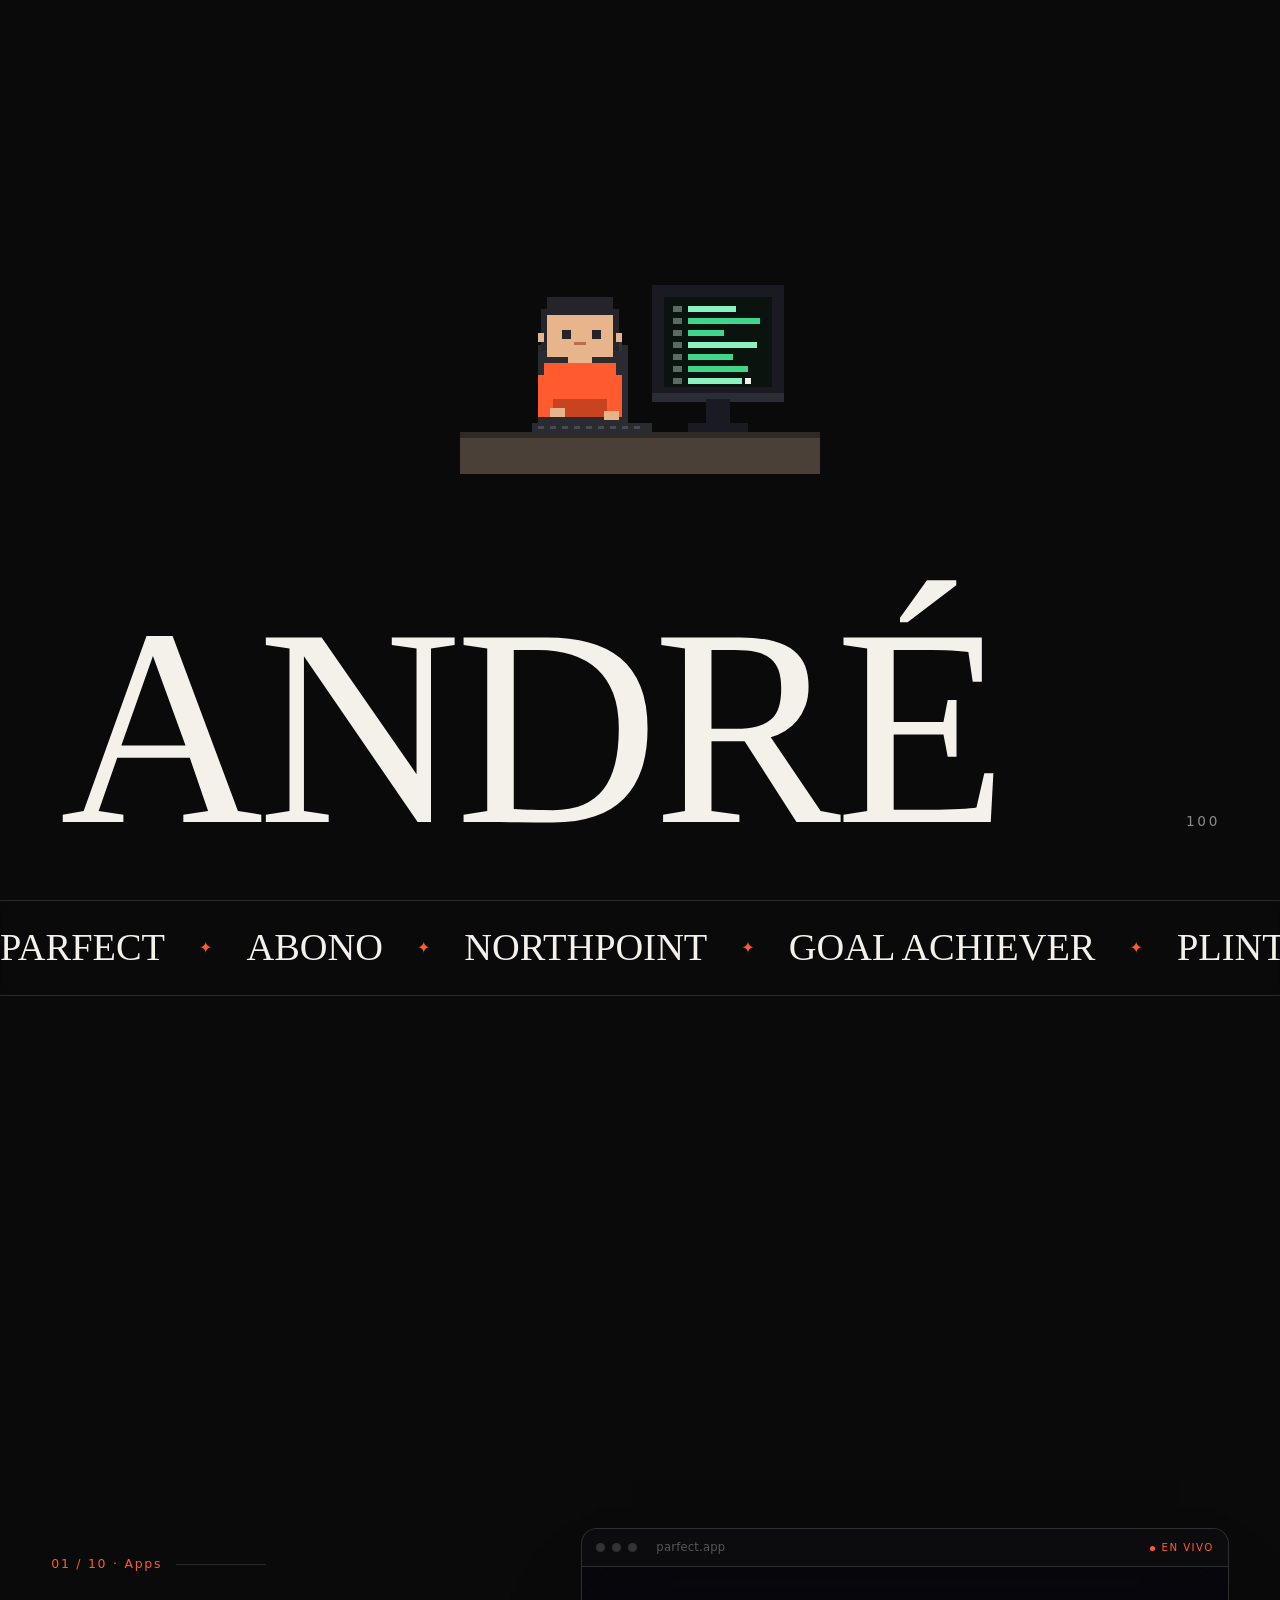
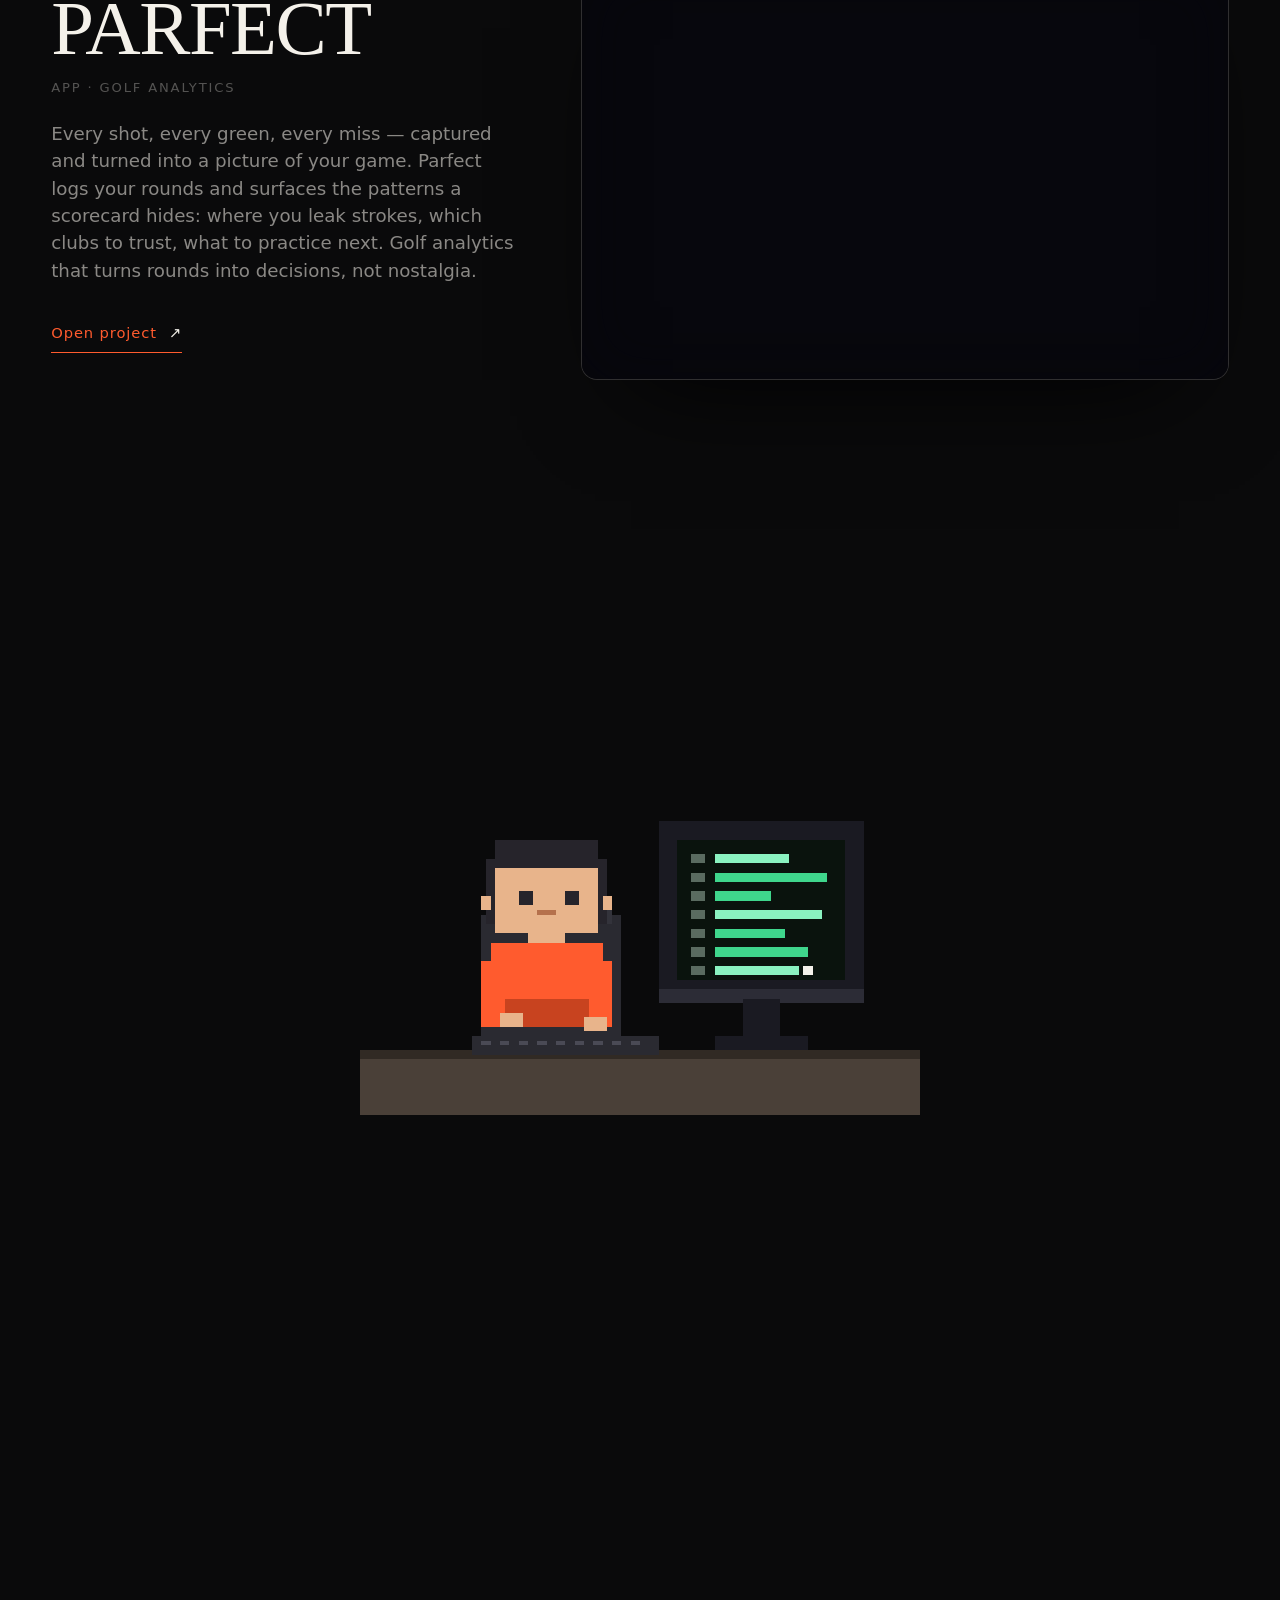
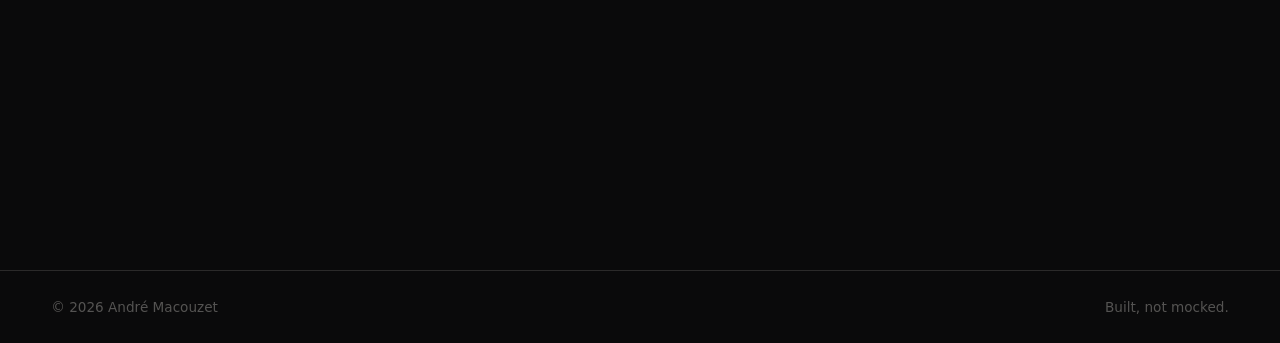
<file: index.html>
<!DOCTYPE html>
<html lang="es">
<head>
<meta charset="UTF-8">
<meta name="viewport" content="width=device-width, initial-scale=1.0">
<title>André Macouzet — Founder & builder · Data Scientist</title>
<meta name="description" content="Founder & builder and data scientist in Morelia. I design and build products end to end — apps, brands and games, all running live.">
<meta property="og:title" content="André Macouzet — I turn data into products">
<meta name="theme-color" content="#0A0A0B">
<link rel="stylesheet" href="css/style.css?v=10">
<style>
  /* ---- portafolio: live-preview tiles over OBRA's design ---- */
  /* ---- big alternating showcases (OBRA look) ---- */
  .cases{display:flex;flex-direction:column;gap:clamp(80px,15vh,180px)}
  .case{display:grid;grid-template-columns:0.9fr 1.25fr;gap:clamp(30px,5vw,80px);align-items:center}
  .case:nth-child(even){grid-template-columns:1.25fr 0.9fr}
  .case:nth-child(even) .case-info{order:2}
  .case:nth-child(even) .case-media{order:1}
  @media(max-width:900px){
    .case,.case:nth-child(even){grid-template-columns:1fr;gap:26px}
    .case-info,.case:nth-child(even) .case-info{order:2}
    .case-media,.case:nth-child(even) .case-media{order:1}
  }
  .case-info .c-idx{font-size:.78rem;color:var(--accent);letter-spacing:.14em;
    margin-bottom:20px;display:flex;align-items:center;gap:14px;font-variant-numeric:tabular-nums}
  .case-info .c-idx::after{content:"";flex:1;max-width:90px;height:1px;background:var(--line)}
  .case-info h3{font-family:var(--serif);font-weight:400;font-size:clamp(2.8rem,6vw,6rem);
    line-height:.92;letter-spacing:-.02em}
  .case-info .c-cat{margin-top:14px;font-size:.82rem;text-transform:uppercase;letter-spacing:.14em;color:var(--ink-2)}
  .case-info .c-desc{margin-top:22px;max-width:52ch;color:var(--ink-1);font-size:clamp(1rem,1.5vw,1.14rem);line-height:1.5}
  .case-info .c-enter{margin-top:clamp(26px,3vw,38px);display:inline-flex;align-items:center;gap:12px;
    font-size:.92rem;letter-spacing:.06em;padding-bottom:8px;border-bottom:1px solid var(--accent);transition:gap .4s var(--ease)}
  .case-info .c-enter:hover{gap:22px}
  .case-info .c-enter b{color:var(--accent);font-weight:400}

  .case-media{position:relative;display:block;border-radius:16px;overflow:hidden;
    border:1px solid var(--line);background:var(--bg-1);box-shadow:0 50px 100px -50px rgba(0,0,0,.95)}
  .stage{position:relative;aspect-ratio:16/10.2;overflow:hidden;background:#07070D}
  .stage video,.stage .shot-img{position:absolute;inset:0;width:100%;height:100%;object-fit:cover;
    border:0;background:#07070D;opacity:0;transition:opacity 1s var(--ease)}
  .stage video.ready,.stage .shot-img.ready{opacity:1}
  /* cycling product slides (intro iframe -> product photos) */
  .stage .slides{position:absolute;inset:0;z-index:2;pointer-events:none}
  .stage .slide{position:absolute;inset:0;width:100%;height:100%;object-fit:cover;opacity:0;transition:opacity 1.1s var(--ease)}
  .stage .slide.on{opacity:1}
  .stage iframe{position:absolute;top:0;left:0;width:143%;height:143%;
    transform:scale(.7);transform-origin:top left;border:0;pointer-events:none;
    opacity:0;transition:opacity 1s var(--ease)}
  .stage iframe.ready{opacity:1}
  .stage .load{position:absolute;inset:0;display:grid;place-items:center;z-index:2;
    font-size:.72rem;letter-spacing:.24em;text-transform:uppercase;color:var(--ink-2);
    background:linear-gradient(100deg,#0c0c0f 30%,rgba(244,241,234,.05) 50%,#0c0c0f 70%);
    background-size:200% 100%;animation:sh 1.6s infinite;transition:opacity .6s}
  .stage .load.hide{opacity:0;pointer-events:none}
  @keyframes sh{to{background-position:-200% 0}}
  .stage .veil{position:absolute;inset:0;z-index:1;pointer-events:none;
    box-shadow:inset 0 0 60px 6px rgba(7,7,10,.45)}
  .chrome .live{margin-left:auto;font-size:.64rem;letter-spacing:.14em;text-transform:uppercase;color:var(--accent)}
  .chrome .live b{display:inline-block;width:5px;height:5px;border-radius:50%;background:var(--accent);margin-right:6px;animation:pl 2s infinite}
  @keyframes pl{0%,100%{opacity:1}50%{opacity:.25}}
  /* long email must fit the viewport */
  .big-mail{font-size:clamp(1.5rem,5.4vw,4.4rem);word-break:break-word;max-width:100%}
  /* games section branding */
  .work.games{padding-top:clamp(60px,9vh,120px)}
  .games-brand{display:flex;align-items:baseline;gap:18px;flex-wrap:wrap;
    padding-top:clamp(40px,6vh,72px);border-top:1px solid var(--line);margin-bottom:clamp(30px,5vw,60px)}
  .games-brand .gmark{color:var(--accent);font-size:1rem;transform:translateY(-1px)}
  .games-brand .gname{font-family:var(--serif);font-size:clamp(1.5rem,3vw,2.3rem);letter-spacing:.03em}
  .games-brand .gtag{font-size:.82rem;color:var(--ink-1);letter-spacing:.02em;max-width:42ch}
  /* tabbed work — one project at a time */
  .tabs{display:flex;flex-wrap:wrap;gap:9px;margin:clamp(24px,4vh,48px) 0 clamp(30px,5vh,56px);
    padding-bottom:clamp(22px,3vh,30px);border-bottom:1px solid var(--line)}
  .tab{display:inline-flex;flex-direction:column;gap:3px;padding:9px 15px;border:1px solid var(--line);
    border-radius:11px;background:transparent;color:var(--ink-1);cursor:pointer;text-align:left;
    transition:background .4s var(--ease),border-color .4s var(--ease),color .4s var(--ease),transform .4s var(--ease)}
  .tab .t-n{font-family:var(--serif);font-size:1.02rem;letter-spacing:.01em;white-space:nowrap;line-height:1}
  .tab .t-g{font-size:.58rem;letter-spacing:.16em;text-transform:uppercase;color:var(--ink-2);transition:color .4s var(--ease)}
  .tab:hover{border-color:var(--ink-2);color:var(--ink);transform:translateY(-2px)}
  .tab.on{background:var(--accent);border-color:var(--accent);color:#0A0A0B}
  .tab.on .t-g{color:rgba(10,10,11,.62)}
  .stage-wrap{position:relative;min-height:52vh}
  .stage-wrap .proj{display:none}
  .stage-wrap .proj.on{display:block;animation:caseIn .7s var(--ease) both}
  @keyframes caseIn{from{opacity:0;transform:translateY(18px)}to{opacity:1;transform:none}}
</style>
</head>
<body>

<div id="loader" aria-hidden="true">
  <canvas id="l-pixel" width="120" height="90"></canvas>
  <div class="l-word">ANDRÉ</div>
  <div class="l-num">000</div>
</div>

<canvas id="art" aria-hidden="true"></canvas>
<div class="grain" aria-hidden="true"></div>
<div class="cursor" aria-hidden="true"></div>

<!-- NAV -->
<nav>
  <div class="wrap nav-in">
    <a href="#top" class="brand">André Macouzet<span>®</span></a>
    <div class="nav-links">
      <a href="#work">Work</a>
      <a href="#about">Studio</a>
      <a href="#contact">Contact</a>
    </div>
    <a href="#contact" class="nav-cta" data-hover>Let's build</a>
  </div>
</nav>

<main id="top">

  <!-- HERO -->
  <header class="hero">
    <div class="wrap">
      <span class="eyebrow rv">Founder &amp; builder · Data Scientist · Morelia, MX</span>
      <h1 class="display">
        <span class="ln"><span>I turn data</span></span>
        <span class="ln"><span>into <em>products.</em></span></span>
      </h1>
      <div class="hero-foot">
        <p class="rv">Founder and data scientist. I design and build the whole product — brand, interface, engineering — from the first line to launch. Everything below is real and running live inside this page. Hover. Enter.</p>
        <div class="hero-cta rv">
          <a href="#work" class="btn" data-hover>See the work</a>
          <a href="#contact" class="btn btn-line" data-hover>Let's talk →</a>
        </div>
      </div>
    </div>
    <div class="scroll-cue" aria-hidden="true">scroll</div>
  </header>

  <!-- MARQUEE -->
  <section class="marquee" aria-hidden="true">
    <div class="marquee-track">
      <span>PARFECT</span><i>✦</i><span>ABONO</span><i>✦</i><span>NORTHPOINT</span><i>✦</i><span>GOAL ACHIEVER</span><i>✦</i><span>PLINTH</span><i>✦</i><span>CAIRN</span><i>✦</i><span>AMR</span><i>✦</i><span>MONSTER KEBABS</span><i>✦</i><span>UMBRAL</span><i>✦</i><span>HEARTS</span><i>✦</i>
      <span>PARFECT</span><i>✦</i><span>ABONO</span><i>✦</i><span>NORTHPOINT</span><i>✦</i><span>GOAL ACHIEVER</span><i>✦</i><span>PLINTH</span><i>✦</i><span>CAIRN</span><i>✦</i><span>AMR</span><i>✦</i><span>MONSTER KEBABS</span><i>✦</i><span>UMBRAL</span><i>✦</i><span>HEARTS</span><i>✦</i>
    </div>
  </section>

  <!-- WORK (tabbed — one project at a time) -->
  <section class="work" id="work">
    <div class="wrap">
      <div class="sec-head rv">
        <h2>Selected<br>work.</h2>
        <span class="idx" id="work-count"></span>
      </div>
      <div class="tabs rv" id="tabs" role="tablist" aria-label="Projects"></div>
      <div class="stage-wrap" id="stage-wrap"></div>
    </div>
  </section>

  <!-- ABOUT / MANIFESTO -->
  <section class="about" id="about">
    <div class="wrap about-mono">
      <canvas id="a-pixel" class="a-pixel" width="120" height="90" aria-hidden="true"></canvas>
    </div>
  </section>

  <!-- CONTACT -->
  <section class="contact" id="contact">
    <div class="wrap">
      <span class="eyebrow rv">Let's build something.</span>
      <a href="mailto:andremacouzetruiz@gmail.com" class="big-mail rv" data-hover>andremacouzetruiz@gmail.com</a>
      <div class="contact-row rv">
        <span>End-to-end product</span>
        <span>Morelia · remote · global</span>
        <span>Reply within 24&nbsp;hours</span>
      </div>
    </div>
  </section>

</main>

<footer>
  <div class="wrap foot">
    <span>© <span id="yr"></span> André Macouzet</span>
    <span>Built, not mocked.</span>
  </div>
</footer>

<script>
/* ---- apps & platforms ---- */
const APPS = [
  {name:"PARFECT",cat:"App · Golf analytics",url:"https://studioamr.github.io/parfect/",host:"parfect.app",
   desc:"Every shot, every green, every miss — captured and turned into a picture of your game. Parfect logs your rounds and surfaces the patterns a scorecard hides: where you leak strokes, which clubs to trust, what to practice next. Golf analytics that turns rounds into decisions, not nostalgia."},
  {name:"ABONO",cat:"App · AgTech",url:"https://studioamr.github.io/agrofin/",host:"abono.mx",
   preview:"phones.html?src=abono/index.html&views=home,cortes,gastos&bg=06130c&glow=104a26",
   desc:"The operating system for a working greenhouse. Costs, irrigation, labor, yield and sales in one place, with photos from the field and a Monday routine that keeps everyone honest — all answering the single question that matters: did you actually make money this cycle?"},
  {name:"GOAL ACHIEVER",cat:"App · Goals & habits",url:"https://studioamr.github.io/goal-achiever/",host:"goalachiever.app",
   desc:"A personal OS for the life you say you want. Set goals, build habits and hold streaks — solo or in social races with friends, plus a shared family cloud so no one drifts. Multi-user, black and mono, zero noise: your day, in order."},
  {name:"NORTHPOINT",cat:"Platform · Trading",url:"https://studioamr.github.io/northpoint/",host:"northpoint.trade",
   desc:"A trading academy and journal fused into one platform: a structured zero-to-payout course, a disciplined logbook and calendar, money-management math, and an AI coach that reads your fills and tells you the truth about your edge — built to make discretionary traders accountable."},
];

/* ---- e-commerce (stores) ---- */
const ECOM = [
  {name:"PLINTH",cat:"E-commerce · Edition objects",url:"https://studioamr.github.io/plinth/plinth.html",host:"plinth.studio",
   preview:"plinth-mirage.html?v=2",
   desc:"A store for sculptural sound objects, released in numbered editions. Bone, ink and amber; each piece is claimed, not just bought. Full catalog, cart and checkout, presented with the restraint of a gallery rather than a shop."},
  {name:"CAIRN",cat:"E-commerce · Mountain apparel",url:"https://studioamr.github.io/cairn/",host:"cairn.wear",
   desc:"Technical mountain apparel in counted editions. Faceless silhouettes, noble materials and a story of altitude — with a live cart and WhatsApp checkout so a drop can sell the moment it launches."},
  {name:"AMR",cat:"Music · Original records",url:"https://studioamr.github.io/amr/",host:"amr.studio",
   preview:"amr/index.html?preview=1&v=4",
   desc:"My project as a music artist. Original synth tracks — the MONUMENTS records plus the TULUM live cuts — each composed, produced and mastered by me, then pressed as a numbered record. The whole thing plays like vinyl on a site you listen to, not just scroll."},
];

/* ---- branding ---- */
const BRAND = [
  {name:"MONSTER KEBABS",cat:"Branding · Dark kitchen",url:"https://studioamr.github.io/monster-kebabs/",host:"monsterkebabs.mx",
   img:"https://studioamr.github.io/monster-kebabs/fotos/la-bestia.jpg",
   desc:"A full brand identity for a premium kebab dark kitchen in Morelia — a whole kaiju universe. KEBO the mascot, an eight-chapter brand bible, packaging, food photography and collectible stickers: an appetite you feed, not a logo you slap on. Feed the monster."},
];

/* ---- games (AM GAMES) — bottom of the portfolio ---- */
const GAMES = [
  {name:"UMBRAL",cat:"Game · Metroidvania",url:"umbral/index.html",host:"umbral.game",
   desc:"An original Hollow-Knight-style metroidvania set in a sunken kingdom beneath the mist. Hand-built combat, a connected map of twenty rooms across four zones, three boss fights and an original reactive score — a real game, playable right here in the page."},
  {name:"HEARTS",cat:"Game · Battle royale",url:"https://studioamr.github.io/hearts/landing.html",host:"hearts.gg",
   desc:"An animal battle royale where predators hunt prey across shrinking arenas. A complete, live game with a marketplace, a wallet, clans and a three-phase ranked ladder — a Clash-Royale-scale build, not a mockup."},
];

function renderInto(list, elId){
  /* legacy — no longer used */
}

/* ---- firma de fondo por proyecto: paleta + forma ---- */
const BG = {
  "PARFECT":       {palette:["#3FD68C","#F4F1EA","#2FBF79"], mode:"orbit"},
  "ABONO":         {palette:["#3FD68C","#F2A33C","#F4F1EA"], mode:"rise"},
  "GOAL ACHIEVER": {palette:["#F4F1EA","#FF5B2E","#9D7CFF"], mode:"radial"},
  "NORTHPOINT":    {palette:["#FF3B57","#3FD68C","#F4F1EA"], mode:"bars"},
  "PLINTH":        {palette:["#F2A33C","#F4F1EA","#FF5B2E"], mode:"swirl"},
  "CAIRN":         {palette:["#7CB0FF","#F4F1EA","#9D7CFF"], mode:"waves"},
  "AMR":           {palette:["#9D7CFF","#FF5B2E","#F4F1EA"], mode:"orbit"},
  "MONSTER KEBABS":{palette:["#FF3B57","#F2A33C","#FF5B2E"], mode:"turbulent"},
  "UMBRAL":        {palette:["#9D7CFF","#3FD68C","#F4F1EA"], mode:"swirl"},
  "HEARTS":        {palette:["#FF3B57","#FF5B2E","#F4F1EA"], mode:"radial"},
};
const ALL = [
  ...APPS.map(p=>({...p,group:"Apps"})),
  ...ECOM.map(p=>({...p,group:"E-commerce"})),
  ...BRAND.map(p=>({...p,group:"Branding"})),
  ...GAMES.map(p=>({...p,group:"Games"})),
].map(p=>({...p,bg:BG[p.name]||{palette:["#FF5B2E","#F4F1EA","#9D7CFF"],mode:"swirl"}}));

const tabsEl=document.getElementById('tabs');
const stageWrap=document.getElementById('stage-wrap');
document.getElementById('work-count').textContent = ALL.length+" projects · live";

tabsEl.innerHTML = ALL.map((p,i)=>
  `<button class="tab" data-i="${i}" data-hover><span class="t-n">${p.name}</span><span class="t-g">${p.group}</span></button>`
).join('');

const cache={};
function buildProject(p,i){
  const node=document.createElement('div');
  node.className="proj";
  node.innerHTML=`
    <article class="case">
      <div class="case-info">
        <div class="c-idx">${String(i+1).padStart(2,'0')} / ${String(ALL.length).padStart(2,'0')} · ${p.group}</div>
        <h3>${p.name.replace(/ /,'<br>')}</h3>
        <div class="c-cat">${p.cat}</div>
        <p class="c-desc">${p.desc}</p>
        <a class="c-enter" href="${p.url}" target="_blank" rel="noopener" data-hover><b>Open project</b> ↗</a>
      </div>
      <a class="case-media" href="${p.url}" target="_blank" rel="noopener" data-hover aria-label="Open ${p.name}">
        <div class="chrome"><i></i><i></i><i></i><span class="url">${p.host}</span><span class="live"><b></b>En vivo</span></div>
        <div class="stage">
          <div class="load">Cargando ${p.name}…</div>
          ${p.img?`<img class="shot-img" src="${p.img}" alt="${p.name}" loading="lazy">`
                 :`<iframe data-src="${p.preview||p.url}" scrolling="no" title="${p.name}" tabindex="-1"></iframe>`}
          <div class="veil"></div>
        </div>
      </a>
    </article>`;
  return node;
}
function loadMedia(node){
  const cm=node.querySelector('.case-media');
  const load=cm.querySelector('.load'), f=cm.querySelector('iframe'), img=cm.querySelector('.shot-img');
  if(img){ const done=()=>{img.classList.add('ready');load&&load.classList.add('hide');}; img.complete?done():img.addEventListener('load',done); setTimeout(done,3000); }
  else if(f && !f.src){
    f.src=f.dataset.src;
    const rev=()=>{f.classList.add('ready');load&&load.classList.add('hide');};
    f.addEventListener('load',()=>{
      rev();
      // reubica el sello "Studio AMR" de las apps a abajo-derecha (mismo origen)
      try{
        const d=f.contentDocument;
        if(d){ const st=d.createElement('style');
          st.textContent='.studio-amr,.samr-bg{top:auto!important;left:auto!important;bottom:16px!important;right:18px!important}';
          d.head.appendChild(st); }
      }catch(e){}
    });
    setTimeout(rev,4500);
  }
}
let active=-1;
function show(i){
  if(i===active) return;
  active=i;
  [...tabsEl.children].forEach((b,k)=>b.classList.toggle('on',k===i));
  if(!cache[i]){ cache[i]=buildProject(ALL[i],i); stageWrap.appendChild(cache[i]); loadMedia(cache[i]); }
  [...stageWrap.children].forEach(c=>c.classList.remove('on'));
  void cache[i].offsetWidth;                 // reinicia la animación de entrada
  cache[i].classList.add('on');
  window.__pendingProject = ALL[i].bg;       // por si art.js aún no carga
  if(window.__project) window.__project(ALL[i].bg);
}
tabsEl.addEventListener('click',e=>{ const b=e.target.closest('.tab'); if(b) show(+b.dataset.i); });
show(0);
</script>

<script src="vendor/gsap.min.js"></script>
<script src="vendor/ScrollTrigger.min.js"></script>
<script src="vendor/lenis.min.js"></script>
<script src="js/art.js?v=22"></script>
<script src="js/app.js?v=9"></script>
</body>
</html>
</file>
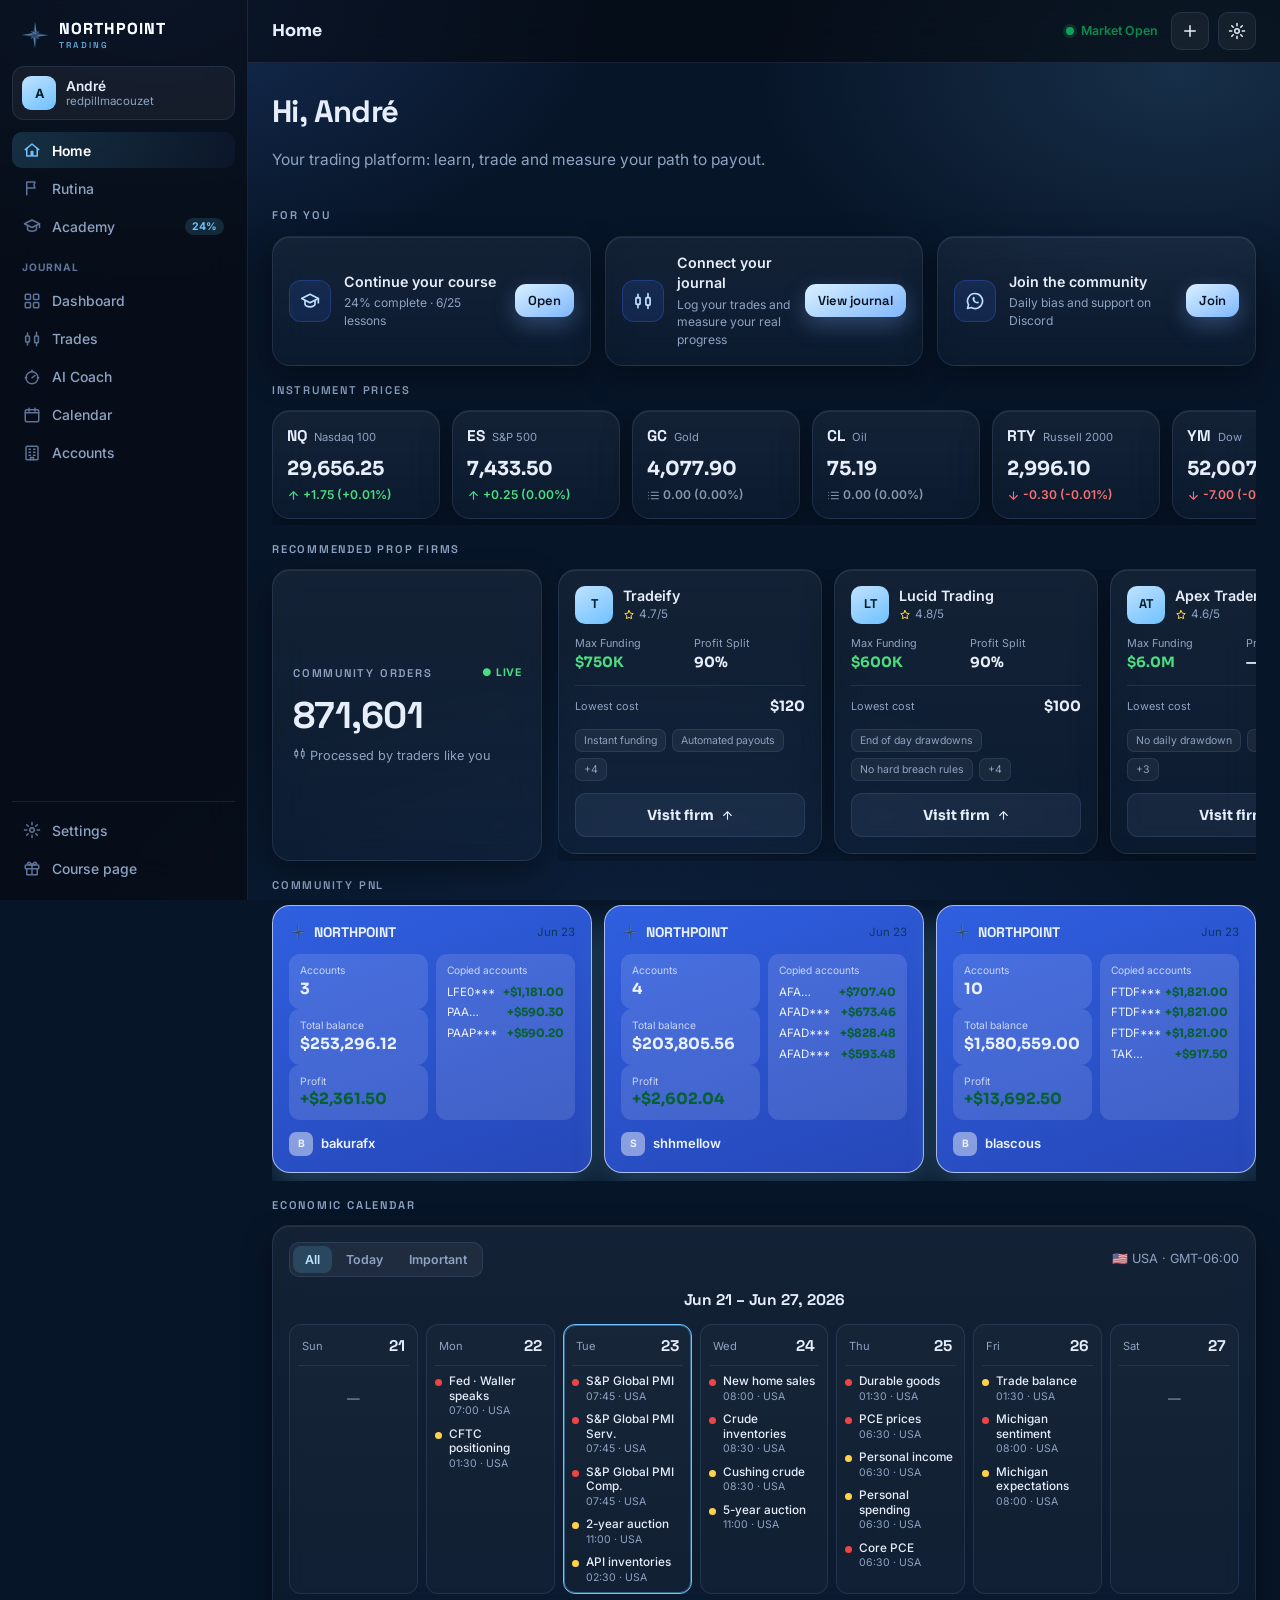
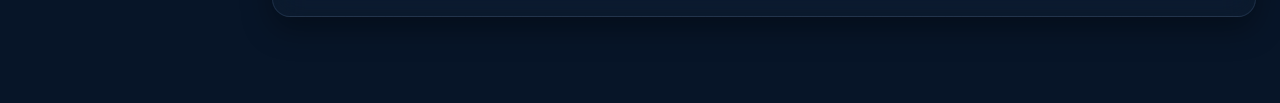
<file: northpoint/index.html>
<!doctype html>
<html lang="en" data-theme="dark">
<head>
  <meta charset="UTF-8" />
  <meta name="viewport" content="width=device-width, initial-scale=1.0, viewport-fit=cover" />
  <meta name="theme-color" content="#0a0e15" />
  <meta name="apple-mobile-web-app-capable" content="yes" />
  <meta name="mobile-web-app-capable" content="yes" />
  <meta name="apple-mobile-web-app-status-bar-style" content="black-translucent" />
  <meta name="apple-mobile-web-app-title" content="NorthPoint" />
  <meta name="format-detection" content="telephone=no" />
  <meta name="description" content="NorthPoint — Trading Analytics: the Zero to Payout course, P&L journal, funded accounts and your Snowball (money management). Your compass in the markets." />
  <title>NorthPoint — Trading Analytics</title>
  <link rel="icon" href="icon.svg" />
  <link rel="apple-touch-icon" href="icon.svg" />
  <link rel="manifest" href="manifest.json" />
  <link rel="preconnect" href="https://fonts.googleapis.com" />
  <link rel="preconnect" href="https://fonts.gstatic.com" crossorigin />
  <link href="https://fonts.googleapis.com/css2?family=Space+Grotesk:wght@400;500;600;700&family=Sora:wght@400;500;600;700;800&family=Inter:wght@400;500;600;700;800&display=swap" rel="stylesheet" />
  <link rel="stylesheet" href="css/styles.css?v=48" />
</head>
<body>
  <div class="app-bg" aria-hidden="true">
    <div class="bg-grid"></div>
    <div class="bg-glow g1"></div>
    <div class="bg-glow g2"></div>
  </div>

  <div id="root"></div>
  <div id="toast" class="toast" aria-live="polite"></div>
  <div id="sheet-root"></div>

  <script src="js/store.js?v=48"></script>
  <script src="js/data.js?v=48"></script>
  <script src="js/ui.js?v=48"></script>
  <script src="js/media.js?v=48"></script>
  <script src="js/q.js?v=48"></script>
  <script src="js/forms.js?v=48"></script>
  <script src="js/views-landing.js?v=48"></script>
  <script src="js/views-academia.js?v=48"></script>
  <script src="js/views-dash.js?v=48"></script>
  <script src="js/views-coach.js?v=48"></script>
  <script src="js/views-inicio.js?v=48"></script>
  <script src="js/views-snowball.js?v=48"></script>
  <script src="js/views-plan.js?v=48"></script>
  <script src="js/views-rutina.js?v=48"></script>
  <script src="js/app.js?v=48"></script>
</body>
</html>
</file>
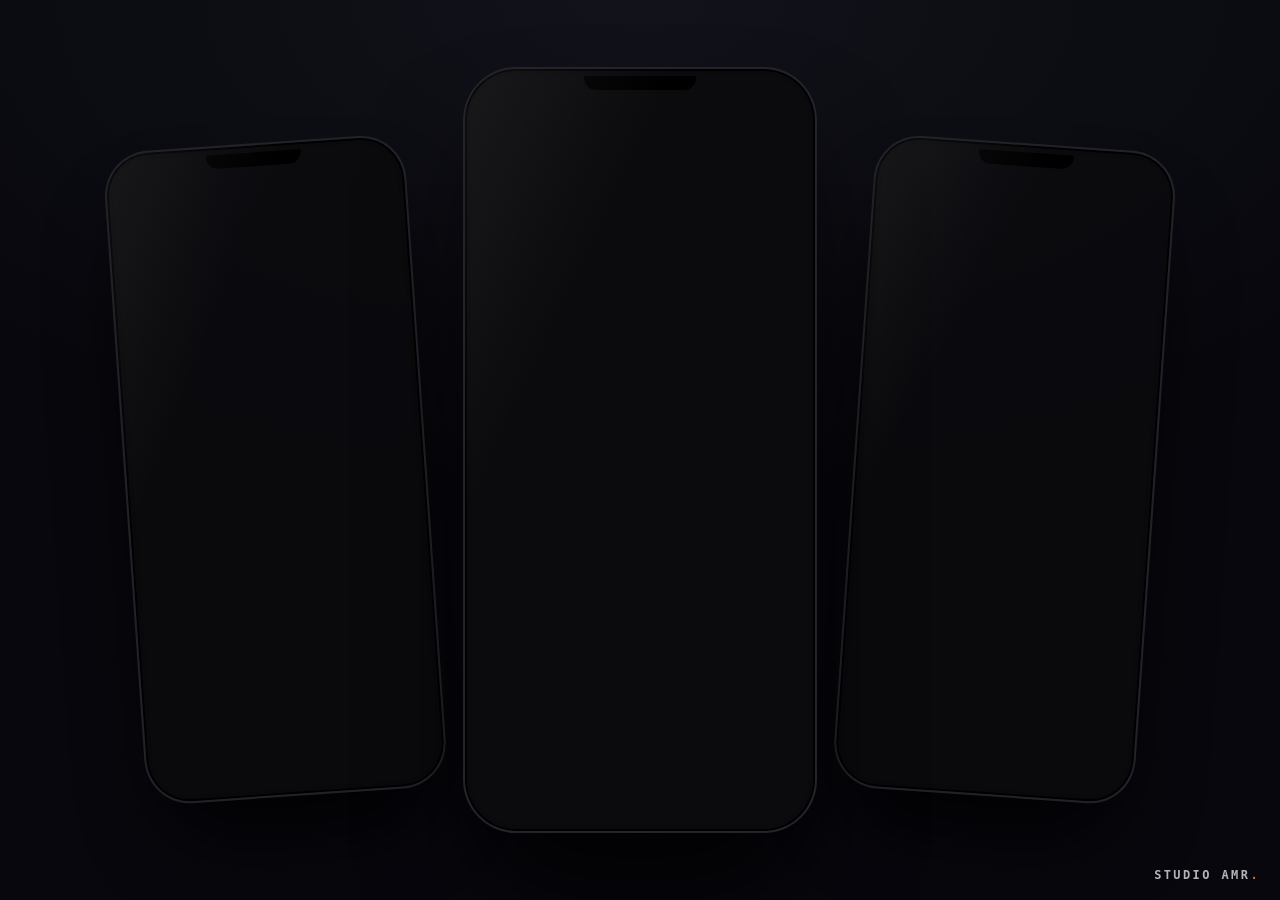
<file: phones.html>
<!DOCTYPE html>
<html lang="es">
<head>
<meta charset="UTF-8">
<meta name="viewport" content="width=device-width, initial-scale=1.0">
<title>App preview</title>
<style>
  :root{ --bg:#07070D; --glow:#12121a; }
  *{margin:0;padding:0;box-sizing:border-box}
  html,body{width:100%;height:100%;overflow:hidden;background:
    radial-gradient(120% 90% at 50% 0%, var(--glow), var(--bg) 60%);
    font-family:system-ui,sans-serif}
  .stage{position:absolute;inset:0;display:flex;align-items:center;justify-content:center;
    gap:min(3vw,40px);padding:4% 3%}
  .phone{position:relative;flex:none;height:82%;aspect-ratio:9 / 19.5;
    background:#0a0a0c;border-radius:15% / 7%;
    border:2px solid #23232b;
    box-shadow:0 50px 90px -25px rgba(0,0,0,.95), inset 0 0 0 2px #000;
    overflow:hidden}
  .phone.mid{height:96%;z-index:3;box-shadow:0 70px 120px -30px rgba(0,0,0,.98), inset 0 0 0 2px #000}
  .phone.side{opacity:.96}
  .phone.l{transform:rotate(-4deg) translateY(3%)}
  .phone.r{transform:rotate(4deg) translateY(3%)}
  .screen{position:absolute;inset:6px;border-radius:13% / 6%;overflow:hidden;background:#0b0b0e}
  .screen iframe{position:absolute;top:0;left:0;width:390px;height:844px;border:0;
    transform-origin:top left;pointer-events:none;background:#0b0b0e}
  .notch{position:absolute;top:7px;left:50%;transform:translateX(-50%);
    width:32%;height:14px;background:#000;border-radius:0 0 12px 12px;z-index:4}
  .glare{position:absolute;inset:0;z-index:5;pointer-events:none;border-radius:15% / 7%;
    background:linear-gradient(115deg,rgba(255,255,255,.06),transparent 30%)}
.samr-bg{position:fixed;bottom:18px;right:20px;z-index:10;font-family:'IBM Plex Mono',ui-monospace,SFMono-Regular,Menlo,monospace;font-size:12px;font-weight:600;letter-spacing:.2em;text-transform:uppercase;text-decoration:none;color:rgba(255,255,255,.7)}
  .samr-bg i{color:#C96F2B;font-style:normal}
</style>
</head>
<body>
<a class="samr-bg" href="https://studioamr.github.io/portafolio/" target="_blank" rel="noopener">Studio AMR<i>.</i></a>
<div class="stage">
  <div class="phone side l"><div class="screen"></div><div class="notch"></div><div class="glare"></div></div>
  <div class="phone mid"><div class="screen"></div><div class="notch"></div><div class="glare"></div></div>
  <div class="phone side r"><div class="screen"></div><div class="notch"></div><div class="glare"></div></div>
</div>
<script>
  const q = new URLSearchParams(location.search);
  const src = q.get('src') || 'about:blank';
  if (q.get('bg')) document.documentElement.style.setProperty('--bg', '#' + q.get('bg'));
  if (q.get('glow')) document.documentElement.style.setProperty('--glow', '#' + q.get('glow'));
  // three scroll offsets so the phones show different parts of the app
  const offsets = [0, 620, 1180];
  // ...or three distinct app views (each phone loads src?demo=1&view=<v>)
  const views = (q.get('views') || '').split(',').map(s=>s.trim()).filter(Boolean);
  const phones = [...document.querySelectorAll('.phone')];

  function fit(){
    phones.forEach(ph=>{
      const scr = ph.querySelector('.screen');
      const f = scr.querySelector('iframe');
      if(!f) return;
      const s = scr.clientWidth / 390;           // scale the 390px mobile viewport to fit
      f.style.transform = 'scale(' + s + ')';
    });
  }

  phones.forEach((ph,i)=>{
    const f = document.createElement('iframe');
    if (views.length) {
      const sep = src.includes('?') ? '&' : '?';
      f.src = src + sep + 'demo=1&view=' + encodeURIComponent(views[i] || views[0]);
    } else {
      f.src = src;
    }
    f.setAttribute('scrolling','no'); f.loading = 'eager';
    ph.querySelector('.screen').appendChild(f);
    f.addEventListener('load', ()=>{
      if (!views.length) { try { f.contentWindow.scrollTo(0, offsets[i] || 0); } catch(e){} }
    });
  });
  fit();
  addEventListener('resize', fit);
  // re-fit a couple times as fonts/layout settle
  setTimeout(fit, 400); setTimeout(fit, 1200);
</script>
</body>
</html>
</file>
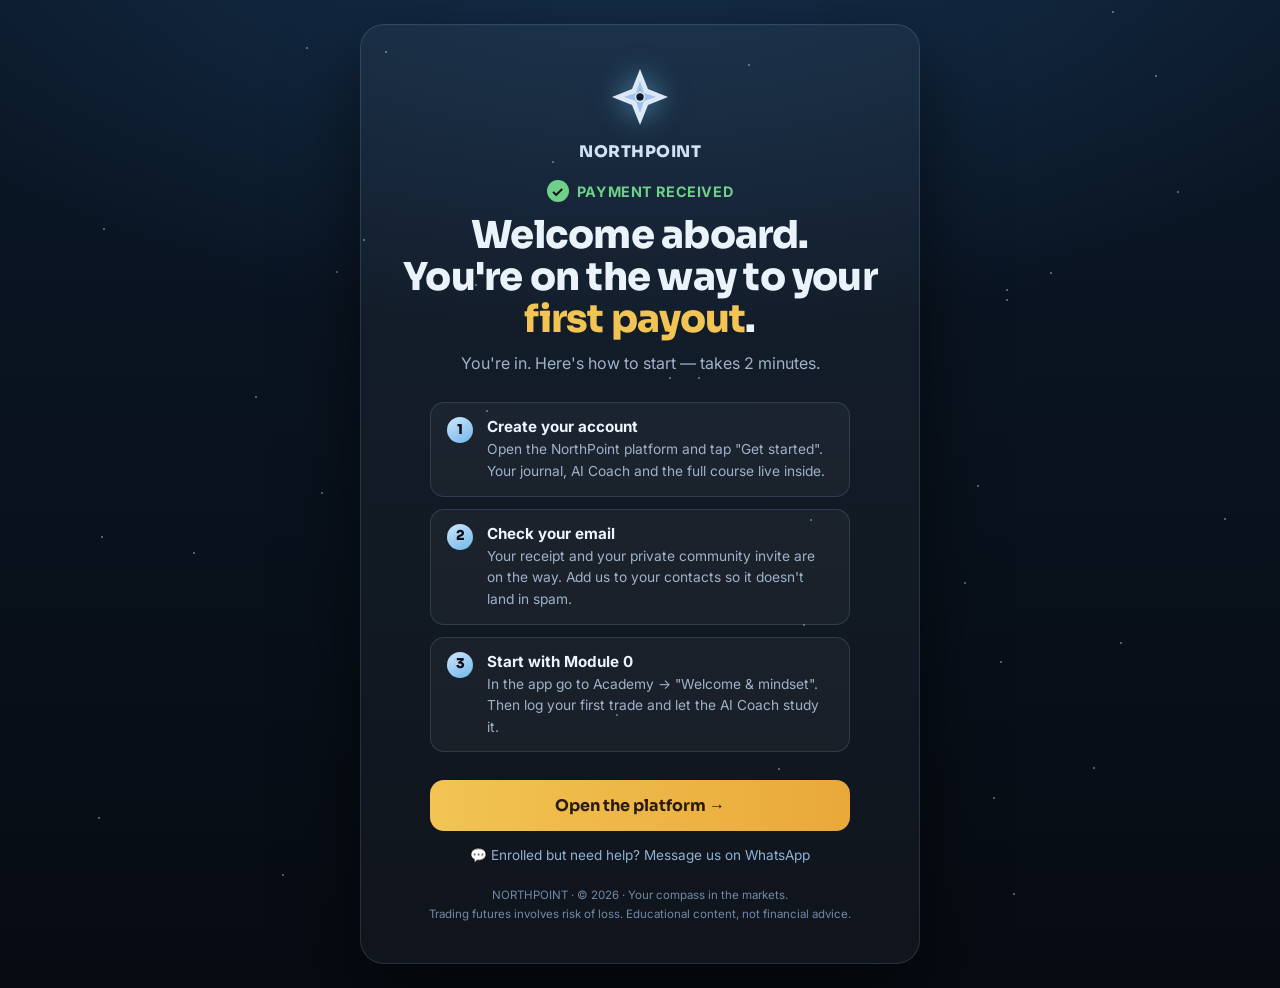
<file: northpoint/welcome.html>
<!doctype html>
<html lang="en" data-theme="dark">
<head>
<meta charset="UTF-8" />
<meta name="viewport" content="width=device-width, initial-scale=1, viewport-fit=cover" />
<meta name="theme-color" content="#0a0e15" />
<title>Welcome to NorthPoint — Zero to Payout</title>
<meta name="robots" content="noindex" />
<link rel="icon" href="icon.svg" />
<link rel="preconnect" href="https://fonts.googleapis.com" />
<link rel="preconnect" href="https://fonts.gstatic.com" crossorigin />
<link href="https://fonts.googleapis.com/css2?family=Sora:wght@500;600;700;800&family=Inter:wght@400;500;600;700&display=swap" rel="stylesheet" />
<style>
  :root{ --navy:#0a0e15; --ink:#eaf2fb; --muted:#9fb3c8; --cyan:#6fc1e8; --cyan2:#9ad9f2; --gold:#f1c453; --line:rgba(140,180,230,.18); }
  *{ box-sizing:border-box; margin:0; padding:0; }
  body{ font-family:'Inter',system-ui,sans-serif; color:var(--ink); min-height:100vh; display:flex; align-items:center; justify-content:center; padding:24px;
    background:radial-gradient(120% 80% at 50% -10%, #16324f 0%, transparent 55%), linear-gradient(180deg,#0b1828,#070b12); }
  .stars{ position:fixed; inset:0; z-index:0; overflow:hidden; }
  .stars i{ position:absolute; width:2px; height:2px; border-radius:50%; background:#cfe6f5; opacity:.5; animation:tw 3s infinite ease-in-out; }
  @keyframes tw{ 0%,100%{opacity:.2} 50%{opacity:.9} }
  .card{ position:relative; z-index:1; width:100%; max-width:560px; background:rgba(255,255,255,.04); border:1px solid var(--line); border-radius:24px;
    padding:40px 32px; text-align:center; box-shadow:0 30px 80px rgba(0,0,0,.55); }
  .star{ width:64px; height:64px; margin:0 auto 8px; filter:drop-shadow(0 0 14px rgba(111,193,232,.6)); animation:float 6s ease-in-out infinite; }
  @keyframes float{ 0%,100%{transform:translateY(0)} 50%{transform:translateY(-8px)} }
  .brand{ font-family:'Sora'; font-weight:800; letter-spacing:.5px; font-size:1rem; color:#cfe3f5; }
  .check{ display:inline-flex; align-items:center; gap:8px; margin:18px 0 6px; color:#6fd08a; font-weight:700; font-size:.9rem; letter-spacing:.04em; }
  .check .dot{ width:22px; height:22px; border-radius:50%; background:#6fd08a; display:grid; place-items:center; color:#05140a; }
  h1{ font-family:'Sora'; font-weight:800; font-size:clamp(1.7rem,5vw,2.4rem); line-height:1.1; letter-spacing:-.02em; margin:6px 0 10px; }
  h1 em{ font-style:normal; color:var(--gold); }
  .sub{ color:var(--muted); line-height:1.6; max-width:44ch; margin:0 auto 26px; }
  .steps{ text-align:left; display:flex; flex-direction:column; gap:12px; margin:0 auto 28px; max-width:420px; }
  .step{ display:flex; gap:14px; align-items:flex-start; background:rgba(255,255,255,.04); border:1px solid var(--line); border-radius:14px; padding:14px 16px; }
  .step .n{ flex:none; width:26px; height:26px; border-radius:50%; display:grid; place-items:center; font-family:'Sora'; font-weight:800; font-size:.85rem; color:var(--navy); background:linear-gradient(150deg,#cfe6ff,#6fb6e8); }
  .step b{ display:block; font-size:.95rem; color:#eef4ff; margin-bottom:2px; }
  .step span{ color:var(--muted); font-size:.86rem; line-height:1.5; }
  .btn{ display:inline-flex; align-items:center; justify-content:center; gap:8px; width:100%; max-width:420px; padding:15px 20px; border-radius:14px; text-decoration:none;
    font-family:'Sora'; font-weight:700; font-size:1rem; background:linear-gradient(90deg,#f1c453,#e9a93a); color:#2a1c00; transition:.15s; }
  .btn:hover{ transform:translateY(-1px); filter:brightness(1.05); }
  .wa{ display:inline-flex; align-items:center; gap:7px; margin-top:16px; color:#8fb2d4; font-size:.85rem; text-decoration:none; }
  .wa:hover{ color:#cfe3f5; }
  .foot{ margin-top:22px; color:#6f8aa8; font-size:.72rem; line-height:1.6; }
</style>
</head>
<body>
  <div class="stars" id="stars" aria-hidden="true"></div>
  <div class="card">
    <svg class="star" viewBox="0 0 64 64"><polygon points="32,4 40,24 60,32 40,40 32,60 24,40 4,32 24,24" fill="#dbe8f8"/><polygon points="32,16 36,28 48,32 36,36 32,48 28,36 16,32 28,28" fill="#9fc2ea"/><circle cx="32" cy="32" r="4.5" fill="#0a1a2e" stroke="#dbe8f8" stroke-width="1.6"/></svg>
    <div class="brand">NORTHPOINT</div>
    <div class="check"><span class="dot">✓</span> PAYMENT RECEIVED</div>
    <h1>Welcome aboard.<br>You're on the way to your <em>first payout</em>.</h1>
    <p class="sub">You're in. Here's how to start — takes 2 minutes.</p>

    <div class="steps">
      <div class="step"><span class="n">1</span><div><b>Create your account</b><span>Open the NorthPoint platform and tap "Get started". Your journal, AI Coach and the full course live inside.</span></div></div>
      <div class="step"><span class="n">2</span><div><b>Check your email</b><span>Your receipt and your private community invite are on the way. Add us to your contacts so it doesn't land in spam.</span></div></div>
      <div class="step"><span class="n">3</span><div><b>Start with Module 0</b><span>In the app go to Academy → "Welcome & mindset". Then log your first trade and let the AI Coach study it.</span></div></div>
    </div>

    <a class="btn" href="./index.html">Open the platform →</a>
    <br>
    <a class="wa" id="wa" href="https://wa.me/524434405815?text=Hi%20Andr%C3%A9%2C%20I%20just%20enrolled%20in%20Zero%20to%20Payout%20%F0%9F%9A%80" target="_blank" rel="noopener">💬 Enrolled but need help? Message us on WhatsApp</a>

    <div class="foot">NORTHPOINT · © 2026 · Your compass in the markets.<br>Trading futures involves risk of loss. Educational content, not financial advice.</div>
  </div>
  <script>
    const s = document.getElementById('stars');
    for (let i = 0; i < 40; i++) { const e = document.createElement('i'); e.style.left = Math.random()*100+'%'; e.style.top = Math.random()*100+'%'; e.style.animationDelay = (Math.random()*3)+'s'; s.appendChild(e); }
  </script>
</body>
</html>
</file>
<file: css/style.css>
/* ===== OBRA — artistic studio ===== */
:root{
  --bg:#0A0A0B; --bg-1:#0F0F11; --ink:#F4F1EA; --ink-1:rgba(244,241,234,.55); --ink-2:rgba(244,241,234,.32);
  --line:rgba(244,241,234,.14); --accent:#FF5B2E;
  --serif:"Hoefler Text",Georgia,"Times New Roman",serif;
  --sans:"Inter Tight","Helvetica Neue",-apple-system,system-ui,sans-serif;
  --ease:cubic-bezier(.19,1,.22,1);
  --dur:.9s;
}
*{margin:0;padding:0;box-sizing:border-box}
[hidden]{display:none!important}
html{scroll-behavior:auto}
body{font-family:var(--sans);background:var(--bg);color:var(--ink);line-height:1.5;
  -webkit-font-smoothing:antialiased;text-rendering:optimizeLegibility;overflow-x:hidden;cursor:none}
@media(pointer:coarse){body{cursor:auto}}
a{color:inherit;text-decoration:none}
::selection{background:var(--accent);color:#0A0A0B}
.wrap{width:min(1300px,100% - clamp(36px,8vw,140px));margin-inline:auto;position:relative;z-index:2}

/* generative canvas */
#art{position:fixed;inset:0;width:100%;height:100%;z-index:0;display:block}
main,nav,footer{position:relative;z-index:2}
.grain{position:fixed;inset:0;z-index:1;pointer-events:none;opacity:.045;mix-blend-mode:overlay;
  background-image:url("data:image/svg+xml,%3Csvg xmlns='http://www.w3.org/2000/svg' width='160' height='160'%3E%3Cfilter id='n'%3E%3CfeTurbulence type='fractalNoise' baseFrequency='.85' numOctaves='3'/%3E%3C/filter%3E%3Crect width='100%25' height='100%25' filter='url(%23n)'/%3E%3C/svg%3E")}

/* cursor */
.cursor{position:fixed;top:0;left:0;width:11px;height:11px;border-radius:50%;background:var(--accent);
  z-index:90;pointer-events:none;transform:translate(-50%,-50%);mix-blend-mode:difference;
  transition:width .35s var(--ease),height .35s var(--ease)}
.cursor.big{width:64px;height:64px}
@media(pointer:coarse){.cursor{display:none}}

/* loader */
#loader{position:fixed;inset:0;z-index:100;background:var(--bg);display:flex;align-items:flex-end;justify-content:space-between;
  padding:clamp(28px,5vw,60px);transition:opacity .7s var(--ease),visibility .7s}
#loader.done{opacity:0;visibility:hidden}
.l-word{font-family:var(--serif);font-size:clamp(4rem,22vw,18rem);line-height:.8;font-weight:400;letter-spacing:-.02em}
.l-num{font-size:.85rem;color:var(--ink-1);letter-spacing:.2em;font-variant-numeric:tabular-nums;padding-bottom:.6em}
/* monito pixel-art programando (intro + about) */
#l-pixel{position:absolute;left:50%;top:42%;transform:translate(-50%,-50%);
  width:min(360px,62vw);height:auto;image-rendering:pixelated;image-rendering:crisp-edges}
.about-mono{display:flex;justify-content:center;align-items:center;padding:clamp(40px,12vh,140px) 0}
.a-pixel{width:min(560px,84vw);height:auto;image-rendering:pixelated;image-rendering:crisp-edges}

/* nav */
nav{position:fixed;top:0;left:0;width:100%;z-index:50;padding:24px 0;transition:transform .5s var(--ease)}
nav.hide{transform:translateY(-110%)}
.nav-in{display:flex;align-items:center;justify-content:space-between}
.brand{font-family:var(--serif);font-size:1.5rem;letter-spacing:-.01em}
.brand span{font-size:.7rem;vertical-align:super;font-family:var(--sans);color:var(--ink-1)}
.nav-links{display:flex;gap:30px;margin-left:auto;margin-right:34px}
.nav-links a{font-size:.86rem;color:var(--ink-1);transition:color .4s}
.nav-links a:hover{color:var(--ink)}
.nav-cta{font-size:.86rem;border:1px solid var(--line);border-radius:999px;padding:.6em 1.2em;transition:all .5s var(--ease)}
.nav-cta:hover{background:var(--ink);color:var(--bg);border-color:var(--ink)}
@media(max-width:720px){.nav-links{display:none}}

/* buttons */
.btn{display:inline-flex;align-items:center;gap:.5em;font-size:.95rem;padding:1em 1.7em;border-radius:999px;
  background:var(--ink);color:var(--bg);transition:transform .5s var(--ease),background .4s,color .4s}
.btn:hover{transform:translateY(-3px)}
.btn-line{background:transparent;color:var(--ink);border:1px solid var(--line)}
.btn-line:hover{border-color:var(--ink)}

/* hero */
.hero{min-height:100svh;display:flex;flex-direction:column;justify-content:center;padding:15vh 0 7vh;position:relative}
.eyebrow{display:inline-block;font-size:.82rem;text-transform:uppercase;letter-spacing:.16em;color:var(--ink-1);margin-bottom:clamp(18px,3vw,32px)}
.display{font-family:var(--serif);font-weight:400;font-size:clamp(3rem,11vw,10.5rem);line-height:.92;letter-spacing:-.02em}
.display em{font-style:italic;color:var(--accent)}
.display .ln{display:block;overflow:hidden}
.display .ln>span{display:block}
.hero-foot{display:flex;justify-content:space-between;align-items:flex-end;gap:40px;flex-wrap:wrap;margin-top:clamp(34px,6vw,70px)}
.hero-foot p{max-width:44ch;font-size:clamp(1rem,1.6vw,1.25rem);color:var(--ink-1)}
.hero-cta{display:flex;gap:12px;flex-wrap:wrap}
.scroll-cue{position:absolute;bottom:32px;left:50%;transform:translateX(-50%);font-size:.75rem;text-transform:uppercase;letter-spacing:.25em;color:var(--ink-2);animation:bob 2.4s var(--ease) infinite}
@keyframes bob{0%,100%{transform:translateX(-50%) translateY(0);opacity:.5}50%{transform:translateX(-50%) translateY(6px);opacity:1}}

/* marquee */
.marquee{border-block:1px solid var(--line);padding:18px 0;overflow:hidden;white-space:nowrap;background:rgba(10,10,11,.5);backdrop-filter:blur(4px)}
.marquee-track{display:inline-flex;align-items:center;gap:34px;animation:slide 26s linear infinite}
.marquee-track span{font-family:var(--serif);font-size:clamp(1.4rem,3vw,2.4rem)}
.marquee-track i{color:var(--accent);font-size:1rem;font-style:normal}
@keyframes slide{to{transform:translateX(-50%)}}

/* section heads */
.work,.services,.about,.contact{padding-block:clamp(80px,14vh,170px)}
.sec-head{display:flex;justify-content:space-between;align-items:flex-start;gap:30px;margin-bottom:clamp(40px,7vw,80px)}
.sec-head h2{font-family:var(--serif);font-weight:400;font-size:clamp(2.4rem,6vw,5rem);line-height:.95;letter-spacing:-.02em}
.idx{font-size:.8rem;text-transform:uppercase;letter-spacing:.16em;color:var(--ink-2);padding-top:.8em;white-space:nowrap}

/* work grid */
.grid{display:grid;grid-template-columns:repeat(2,1fr);gap:clamp(16px,2.5vw,30px)}
@media(max-width:760px){.grid{grid-template-columns:1fr}}
.tile{position:relative;display:block;border-radius:16px;overflow:hidden;border:1px solid var(--line);background:var(--bg-1)}
.chrome{display:flex;align-items:center;gap:7px;padding:10px 14px;background:#0c0c0f;border-bottom:1px solid var(--line)}
.chrome i{width:9px;height:9px;border-radius:50%;background:rgba(244,241,234,.16);display:block}
.chrome .url{margin-left:12px;font-size:.72rem;color:var(--ink-2);letter-spacing:.02em;font-family:var(--sans);white-space:nowrap;overflow:hidden;text-overflow:ellipsis}
.tile-art{aspect-ratio:16/10;position:relative;overflow:hidden;transition:transform 1s var(--ease)}
.tile:hover .tile-art{transform:scale(1.03)}
.tile-art .frame{position:absolute;inset:0;width:100%;height:100%;border:0;pointer-events:none;background:#07070D}
/* infinite scroller */
.scroller{overflow:hidden;width:100%;padding:8px 0;
  -webkit-mask:linear-gradient(90deg,transparent,#000 5%,#000 95%,transparent);mask:linear-gradient(90deg,transparent,#000 5%,#000 95%,transparent)}
.scroller + .scroller{margin-top:clamp(16px,2.5vw,28px)}
.track{display:flex;gap:clamp(16px,2vw,26px);width:max-content;animation:scrollX 80s linear infinite;will-change:transform}
.track.rev{animation-direction:reverse}
.scroller:hover .track{animation-play-state:paused}
@keyframes scrollX{from{transform:translateX(0)}to{transform:translateX(-50%)}}
.work .tile{width:clamp(290px,27vw,390px);flex:none}
.chip{position:absolute;top:14px;right:14px;z-index:2;font-size:.66rem;text-transform:uppercase;letter-spacing:.12em;
  padding:.4em .85em;border-radius:999px;backdrop-filter:blur(6px)}
.chip.gov{color:#bfe0ff;background:rgba(59,167,255,.16);border:1px solid rgba(59,167,255,.42)}
.chip.priv{color:#f0d99a;background:rgba(201,162,75,.16);border:1px solid rgba(201,162,75,.42)}
/* fashion / brand mockup */
.fashion{display:flex;flex-direction:column;justify-content:center;padding:0 clamp(16px,4vw,38px);background:#101012}
.fashion::before{content:"";position:absolute;inset:0;background:radial-gradient(120% 120% at 80% 20%,var(--c1),transparent 55%),radial-gradient(100% 100% at 10% 90%,var(--c2),transparent 60%);opacity:.5}
.fa-brand{position:relative;font-family:var(--serif);font-size:clamp(1.8rem,5vw,3.4rem);letter-spacing:.04em;line-height:1}
.fa-sub{position:relative;font-size:.7rem;text-transform:uppercase;letter-spacing:.4em;color:var(--ink-1);margin-top:8px}
.fa-grid{position:relative;display:flex;gap:8px;margin-top:18px}
.fa-grid span{flex:1;height:42px;border-radius:6px;background:rgba(244,241,234,.08);border:1px solid var(--line)}
.fa-grid span:nth-child(1){background:rgba(244,241,234,.14)}
.fa-grid span:nth-child(2){background:linear-gradient(135deg,var(--c1),transparent)}
.tile-art::before{content:"";position:absolute;inset:0;background:
  radial-gradient(120% 120% at 20% 10%,var(--c1),transparent 55%),
  radial-gradient(120% 120% at 90% 90%,var(--c2),transparent 60%),var(--bg-1)}
.tile-art::after{content:"";position:absolute;inset:0;opacity:.5;mix-blend-mode:overlay;
  background-image:url("data:image/svg+xml,%3Csvg xmlns='http://www.w3.org/2000/svg' width='140' height='140'%3E%3Cfilter id='n'%3E%3CfeTurbulence type='fractalNoise' baseFrequency='.7' numOctaves='2'/%3E%3C/filter%3E%3Crect width='100%25' height='100%25' filter='url(%23n)'/%3E%3C/svg%3E")}
.a1::before{background:radial-gradient(100% 140% at 15% 0%,var(--c1),transparent 50%),radial-gradient(120% 120% at 100% 100%,var(--c2),transparent 55%),#08120c}
.a2::before{background:conic-gradient(from 200deg at 60% 40%,var(--c1),var(--c2),#0a0a14 70%)}
.a3::before{background:radial-gradient(90% 130% at 80% 20%,var(--c1),transparent 45%),#15121a}
.a4::before{background:radial-gradient(110% 120% at 22% 18%,var(--c1),transparent 52%),radial-gradient(120% 120% at 95% 95%,var(--c2),transparent 60%),#0c1a10}
.a5::before{background:radial-gradient(100% 100% at 30% 20%,var(--c1),transparent 55%),radial-gradient(120% 120% at 90% 100%,var(--c2),transparent 60%),#1a1408}
.a6::before{background:conic-gradient(from 120deg at 40% 60%,var(--c1),var(--c2),#0a140e 75%)}
.tile-meta{display:flex;flex-direction:column;gap:6px;padding:16px 20px 18px}
.t-top{display:flex;justify-content:space-between;align-items:baseline;gap:12px}
.t-name{font-family:var(--serif);font-size:clamp(1.3rem,2.4vw,2rem)}
.t-metric{font-size:.82rem;color:var(--accent);font-variant-numeric:tabular-nums;white-space:nowrap;letter-spacing:.02em}
.t-cat{font-size:.78rem;color:var(--ink-1);text-transform:uppercase;letter-spacing:.06em}
.t-no{position:absolute;top:52px;left:18px;font-size:.8rem;color:var(--ink);mix-blend-mode:difference;letter-spacing:.1em;font-variant-numeric:tabular-nums;z-index:2}

/* services */
.svc-list{list-style:none;border-top:1px solid var(--line)}
.svc-list li{display:grid;grid-template-columns:60px 1fr 1.1fr;gap:24px;align-items:baseline;
  padding:clamp(22px,4vw,42px) 0;border-bottom:1px solid var(--line);transition:padding-left .5s var(--ease)}
.svc-list li:hover{padding-left:18px}
.s-no{font-size:.8rem;color:var(--accent);letter-spacing:.1em}
.svc-list h3{font-family:var(--serif);font-weight:400;font-size:clamp(1.5rem,3vw,2.6rem);letter-spacing:-.01em}
.svc-list p{color:var(--ink-1);font-size:1rem;max-width:40ch}
@media(max-width:720px){.svc-list li{grid-template-columns:1fr;gap:8px}.s-no{order:-1}}

/* about */
.statement{font-family:var(--serif);font-weight:400;font-size:clamp(2rem,5.5vw,4.4rem);line-height:1.05;letter-spacing:-.02em;max-width:16ch}
.statement em{font-style:italic;color:var(--accent)}
.statement .rv-line{display:block;overflow:hidden}
.statement .rv-line>span{display:block}
.statement .dim{color:var(--ink-1);font-size:.5em;line-height:1.3;max-width:none;font-family:var(--sans)}
.statement .dim:first-of-type{margin-top:.7em}
.about-foot{margin-top:clamp(30px,5vw,56px);max-width:50ch;color:var(--ink-1);font-size:clamp(1rem,1.6vw,1.2rem)}

/* contact */
.contact{text-align:center}
.big-mail{display:inline-block;font-family:var(--serif);font-size:clamp(2rem,9vw,7.5rem);letter-spacing:-.02em;line-height:1;
  margin:clamp(18px,3vw,34px) 0;transition:color .5s var(--ease)}
.big-mail:hover{color:var(--accent)}
.contact-row{display:flex;justify-content:space-between;border-top:1px solid var(--line);padding-top:24px;margin-top:24px;color:var(--ink-1);font-size:.9rem;flex-wrap:wrap;gap:10px}

/* trust band */
.trust{padding-block:clamp(48px,8vh,90px);border-top:1px solid var(--line)}
.trust .lead{text-align:center;color:var(--ink-1);font-size:1rem;max-width:48ch;margin:0 auto clamp(22px,3vw,34px)}
.trust-row{display:flex;flex-wrap:wrap;gap:12px;justify-content:center}
.tchip{display:inline-flex;align-items:center;gap:.55em;font-size:.86rem;color:var(--ink-1);
  border:1px solid var(--line-2);border-radius:999px;padding:.65em 1.25em;background:rgba(255,255,255,.025)}
.tchip b{color:var(--accent);font-weight:400}

/* photos (real imagery, treated) */
.ph{position:relative;overflow:hidden;border-radius:14px;border:1px solid var(--line)}
.ph img{width:100%;height:100%;object-fit:cover;display:block;filter:grayscale(1) contrast(1.05) brightness(.82)}
.ph::after{content:"";position:absolute;inset:0;background:linear-gradient(180deg,transparent 40%,rgba(10,10,11,.55)),linear-gradient(120deg,rgba(255,91,46,.16),transparent 55%)}

/* about with image */
.about-grid{display:grid;grid-template-columns:1.05fr .95fr;gap:clamp(28px,5vw,64px);align-items:center}
@media(max-width:820px){.about-grid{grid-template-columns:1fr}}
.about-grid .ph{aspect-ratio:4/5}

/* full-bleed photo band */
.band{position:relative;min-height:clamp(320px,52vh,500px);display:flex;align-items:center;overflow:hidden;border-block:1px solid var(--line);padding-block:60px}
.band .ph-bg{position:absolute;inset:0}
.band .ph-bg img{width:100%;height:100%;object-fit:cover;filter:grayscale(1) brightness(.4)}
.band::after{content:"";position:absolute;inset:0;background:radial-gradient(80% 110% at 25% 50%,rgba(10,10,11,.5),rgba(10,10,11,.88))}
.band-in{position:relative;z-index:2}
.band h2{font-family:var(--serif);font-weight:400;font-size:clamp(2rem,5vw,4rem);line-height:1.02;letter-spacing:-.02em;max-width:18ch}
.band h2 em{font-style:italic;color:var(--accent)}
.band p{margin-top:18px;color:var(--ink-1);max-width:44ch}

/* certifications / standards */
.certs{padding-block:clamp(64px,10vh,120px);text-align:center}
.seal-row{display:flex;flex-wrap:wrap;justify-content:center;gap:clamp(22px,4vw,52px);margin-top:clamp(30px,4vw,52px)}
.seal{width:118px;display:flex;flex-direction:column;align-items:center;gap:12px}
.seal .ring{width:96px;height:96px;border-radius:50%;border:1px solid var(--line-2);display:grid;place-items:center;position:relative;
  font-family:var(--serif);font-size:.92rem;color:var(--ink)}
.seal .ring::before{content:"";position:absolute;inset:7px;border-radius:50%;border:1px dashed rgba(244,241,234,.16)}
.seal .ring b{font-weight:400;line-height:1.05;padding:0 6px}
.seal small{font-size:.72rem;text-transform:uppercase;letter-spacing:.1em;color:var(--ink-2)}
.certs .note{margin-top:clamp(26px,4vw,40px);font-size:.78rem;color:var(--ink-2);max-width:62ch;margin-inline:auto}

/* footer */
footer{border-top:1px solid var(--line);padding:26px 0}
.foot{display:flex;justify-content:space-between;color:var(--ink-2);font-size:.85rem;flex-wrap:wrap;gap:8px}

/* reveals */
.rv{opacity:0;transform:translateY(30px);transition:opacity var(--dur) var(--ease),transform var(--dur) var(--ease)}
.rv.in{opacity:1;transform:none}
.ln>span,.rv-line>span{transform:translateY(110%);transition:transform var(--dur) var(--ease)}
.ln.in>span,.rv-line.in>span{transform:none}

@media(prefers-reduced-motion:reduce){
  *{animation:none!important;transition-duration:.001s!important}
  .rv,.ln>span,.rv-line>span{opacity:1!important;transform:none!important}
  body{cursor:auto}.cursor,.scroll-cue{display:none}#art{opacity:.4}
}
</file>
<file: northpoint/css/styles.css>
/* ============================================================
   RACHA · plataforma de escritorio · dark blue (estilo TradeSyncer)
   ============================================================ */
:root {
  --bg: #070b12;
  --sidebar: #0a0f19;
  --card: #0f1521;
  --card2: #151d2c;
  --line: #1b2433;
  --line2: #28344a;
  --txt: #e7ecf3;
  --muted: #8a97a8;
  --muted2: #5c6878;
  --brand: #3d6bf5;
  --brand2: #5b86ff;
  --up: #22c55e; --up2: #4ade80;
  --down: #ef4444; --down2: #f87171;
  --flat: #8a97a8;
  --gold: #ffd24a;
  --radius: 14px;
  --radius-sm: 11px;
  --sh: 0 8px 24px rgba(0,0,0,.32);
  font-size: 15.5px;
}
* { box-sizing: border-box; -webkit-tap-highlight-color: transparent; }
html, body { margin: 0; padding: 0; }
body { background: var(--bg); color: var(--txt); font-family: 'Inter', system-ui, -apple-system, sans-serif; -webkit-font-smoothing: antialiased; line-height: 1.45; }
button { font-family: inherit; cursor: pointer; border: none; background: none; color: inherit; }
a { color: inherit; text-decoration: none; }
::selection { background: var(--brand); color: #fff; }
.app-bg { display: none; }

/* utilidades */
.h2 { font-family: 'Sora', sans-serif; font-weight: 700; font-size: 1.15rem; letter-spacing: -.01em; }
.h3 { font-family: 'Sora', sans-serif; font-weight: 700; font-size: 1rem; }
.muted { color: var(--muted); } .small { font-size: .82rem; } .bold { font-weight: 700; } .center { text-align: center; }
.up { color: var(--up); } .down { color: var(--down); } .flat { color: var(--flat); }
.mb6{margin-bottom:6px}.mb8{margin-bottom:8px}.mb12{margin-bottom:12px}.mb16{margin-bottom:16px}.mt6{margin-top:6px}.mt8{margin-top:8px}.mt12{margin-top:12px}
.link { color: var(--brand2); font-weight: 600; font-size: .86rem; display: inline-flex; align-items: center; gap: 4px; }
.link:hover { color: #fff; }
.ic { flex: none; }
.fadein { animation: fade .28s ease; }
@keyframes fade { from { opacity: 0; transform: translateY(5px); } to { opacity: 1; transform: none; } }

/* ============ layout ============ */
.layout { display: flex; min-height: 100vh; }
.sidebar { width: 248px; flex: none; position: sticky; top: 0; align-self: flex-start; height: 100vh; overflow-y: auto; background: var(--sidebar); border-right: 1px solid var(--line); display: flex; flex-direction: column; padding: 14px 12px; gap: 4px; z-index: 50; }
.sb-brand { display: flex; align-items: center; gap: 9px; padding: 6px 8px 12px; font-family: 'Sora', sans-serif; font-weight: 800; font-size: 1.15rem; letter-spacing: .04em; color: #fff; }
.sb-brand span { background: linear-gradient(90deg, var(--brand2), #8ab0ff); -webkit-background-clip: text; background-clip: text; color: transparent; }
.sb-profile { display: flex; align-items: center; gap: 10px; padding: 9px; border-radius: 12px; background: var(--card); border: 1px solid var(--line); margin-bottom: 8px; text-align: left; }
.sb-profile:hover { border-color: var(--line2); }
.avatar { width: 34px; height: 34px; flex: none; border-radius: 9px; background: linear-gradient(150deg, var(--brand2), var(--brand)); color: #fff; display: grid; place-items: center; font-weight: 700; font-size: .82rem; }
.sb-pinfo { min-width: 0; display: flex; flex-direction: column; }
.sb-pinfo b { font-size: .88rem; font-weight: 600; }
.sb-pinfo small { color: var(--muted); font-size: .74rem; overflow: hidden; text-overflow: ellipsis; white-space: nowrap; max-width: 150px; }
.navlist { display: flex; flex-direction: column; gap: 2px; }
.nav-group { font-size: .66rem; font-weight: 700; letter-spacing: .1em; color: var(--muted2); padding: 14px 10px 6px; }
.navitem { display: flex; align-items: center; gap: 11px; padding: 9px 11px; border-radius: 10px; color: var(--muted); font-size: .9rem; font-weight: 500; text-align: left; transition: .13s; }
.navitem .ic { flex: none; color: var(--muted2); transition: .13s; }
.navitem:hover { background: var(--card); color: var(--txt); }
.navitem.on { background: linear-gradient(90deg, rgba(61,107,245,.18), rgba(61,107,245,.06)); color: #fff; font-weight: 600; }
.navitem.on .ic { color: var(--brand2); }
.nav-badge { margin-left: auto; font-size: .68rem; font-weight: 700; color: var(--brand2); background: rgba(61,107,245,.14); padding: 2px 7px; border-radius: 10px; }
.sb-foot { margin-top: auto; padding-top: 10px; display: flex; flex-direction: column; gap: 2px; border-top: 1px solid var(--line); }

.main { flex: 1; min-width: 0; display: flex; flex-direction: column; }
.topbar { position: sticky; top: 0; z-index: 30; display: flex; align-items: center; justify-content: space-between; padding: 12px 24px; background: rgba(7,11,18,.85); backdrop-filter: blur(10px); border-bottom: 1px solid var(--line); }
.tb-left { display: flex; align-items: center; gap: 10px; }
.tb-title { font-family: 'Sora', sans-serif; font-weight: 700; font-size: 1.05rem; }
.tb-right { display: flex; align-items: center; gap: 9px; }
.mkt { display: inline-flex; align-items: center; gap: 7px; font-size: .8rem; color: var(--up2); font-weight: 600; margin-right: 4px; }
.mkt i { width: 8px; height: 8px; border-radius: 50%; background: var(--up); box-shadow: 0 0 0 3px rgba(34,197,94,.2); }
.icobtn { width: 38px; height: 38px; border-radius: 10px; background: var(--card); border: 1px solid var(--line); display: grid; place-items: center; color: var(--txt); transition: .14s; }
.icobtn:hover { border-color: var(--line2); }
.icobtn:active { transform: scale(.94); }
.icobtn.sm { width: 30px; height: 30px; border-radius: 8px; }
.icobtn[disabled] { opacity: .35; pointer-events: none; }
.only-mobile { display: none; }
.content { padding: 22px 24px 70px; max-width: 1200px; width: 100%; margin: 0 auto; }
.page { display: flex; flex-direction: column; gap: 16px; }
.sb-scrim { display: none; }

/* ============ tarjetas / grids ============ */
.card { background: var(--card); border: 1px solid var(--line); border-radius: var(--radius); padding: 16px; }
.card-head { display: flex; align-items: center; justify-content: space-between; margin-bottom: 12px; gap: 10px; }
.ch-t { font-family: 'Sora', sans-serif; font-weight: 700; font-size: .96rem; display: flex; align-items: center; gap: 8px; }
.ch-t .ic { color: var(--brand2); }
.grid2-wide { display: grid; grid-template-columns: 1fr 1fr; gap: 16px; }
.grid3 { display: grid; grid-template-columns: repeat(3, 1fr); gap: 16px; }
.grid4 { display: grid; grid-template-columns: repeat(4, 1fr); gap: 16px; }
.grid2 { display: grid; grid-template-columns: 1fr 1fr; gap: 12px; }

/* ============ curso ============ */
.course-hero { display: flex; justify-content: space-between; gap: 20px; align-items: center; background: radial-gradient(120% 130% at 0% 0%, #14203a 0%, var(--card) 55%); border-color: #233357; }
.course-hero .ch-l { flex: 1; min-width: 0; }
.course-hero h1 { font-family: 'Sora', sans-serif; font-weight: 800; font-size: 1.7rem; line-height: 1.15; letter-spacing: -.02em; margin: 8px 0 6px; }
.eyebrow { display: inline-flex; align-items: center; gap: 6px; font-family: 'Sora', sans-serif; font-weight: 700; font-size: .68rem; letter-spacing: .08em; color: var(--brand2); background: rgba(61,107,245,.12); border: 1px solid rgba(61,107,245,.3); padding: 5px 11px; border-radius: 20px; }
.course-prog { display: flex; align-items: center; gap: 12px; margin: 14px 0 16px; max-width: 460px; }
.cp-bar { flex: 1; }
.cp-txt { font-size: .82rem; color: var(--muted); white-space: nowrap; }
.cp-txt b { color: var(--txt); }
.course-hero .ch-r { display: flex; flex-direction: column; align-items: center; gap: 4px; flex: none; }
.modgrid { display: grid; grid-template-columns: 1fr 1fr; gap: 16px; }
.module { padding: 14px; }
.mod-head { display: flex; align-items: center; gap: 12px; margin-bottom: 8px; }
.mod-ic { width: 42px; height: 42px; flex: none; border-radius: 11px; display: grid; place-items: center; border: 1px solid; }
.mod-info { flex: 1; min-width: 0; }
.mod-t { font-weight: 600; font-size: .92rem; }
.mod-n { color: var(--brand2); font-weight: 700; }
.mod-prog { flex: none; font-family: 'Sora', sans-serif; font-weight: 700; font-size: .78rem; color: var(--muted); background: var(--card2); border: 1px solid var(--line); padding: 4px 10px; border-radius: 20px; }
.mod-prog.full { color: var(--up2); border-color: rgba(34,197,94,.4); }
.lessons { display: flex; flex-direction: column; }
.lesson-row { display: flex; align-items: center; gap: 11px; padding: 10px 6px; border-top: 1px solid var(--line); text-align: left; transition: .12s; border-radius: 8px; }
.lesson-row:hover { background: var(--card2); }
.lr-ic { width: 26px; height: 26px; flex: none; border-radius: 8px; background: var(--card2); border: 1px solid var(--line); display: grid; place-items: center; color: var(--muted); }
.lr-ic.done { background: rgba(34,197,94,.16); border-color: rgba(34,197,94,.4); color: var(--up2); }
.lr-title { flex: 1; min-width: 0; font-size: .88rem; }
.lr-dur { color: var(--muted2); font-size: .76rem; flex: none; }
.lesson-row.active { background: rgba(61,107,245,.12); }
.lesson-row.active .lr-title { color: #fff; font-weight: 600; }

/* lección */
.lesson-grid { display: grid; grid-template-columns: 1fr 320px; gap: 18px; align-items: start; }
.video { aspect-ratio: 16/9; background: radial-gradient(circle at 50% 40%, #18233c, #0b111c); border: 1px solid var(--line); border-radius: var(--radius); display: grid; place-items: center; overflow: hidden; }
.video-ph { display: flex; flex-direction: column; align-items: center; gap: 6px; color: var(--muted); }
.video-ph .ic { color: var(--brand2); opacity: .8; }
.video-ph span { font-weight: 600; }
.lesson-meta { display: flex; align-items: center; gap: 12px; margin: 14px 0 6px; }
.pill-mod { font-size: .72rem; font-weight: 700; border: 1px solid; padding: 3px 10px; border-radius: 20px; }
.lesson-title { font-family: 'Sora', sans-serif; font-weight: 800; font-size: 1.5rem; letter-spacing: -.02em; margin: 0 0 10px; }
.lesson-desc { color: var(--muted); line-height: 1.65; margin: 0 0 20px; max-width: 640px; }
.lesson-actions { display: flex; gap: 10px; flex-wrap: wrap; }

/* ============ KPIs / stats ============ */
.kpi { display: flex; flex-direction: column; gap: 3px; padding: 15px 16px; }
.kpi-l { color: var(--muted); font-size: .8rem; font-weight: 500; }
.kpi-v { font-family: 'Sora', sans-serif; font-weight: 800; font-size: 1.55rem; letter-spacing: -.01em; }
.kpi-v small { font-size: .9rem; font-weight: 600; }
.kpi-s { font-size: .76rem; }
.big-kpi { display: flex; align-items: center; justify-content: space-between; padding: 20px; }
.bk-l { color: var(--muted); font-size: .85rem; }
.bk-v { font-family: 'Sora', sans-serif; font-weight: 800; font-size: 2.3rem; letter-spacing: -.02em; line-height: 1.1; }
.bk-circle { width: 56px; height: 56px; border-radius: 50%; display: grid; place-items: center; }
.bk-circle.up { background: rgba(34,197,94,.14); color: var(--up2); }
.bk-circle.down { background: rgba(239,68,68,.14); color: var(--down2); }
.chartcard { display: flex; flex-direction: column; gap: 8px; padding: 15px; }
.cc-l { color: var(--muted); font-size: .82rem; font-weight: 600; }
.spark { width: 100%; height: 78px; }
.score-wrap { display: flex; align-items: center; justify-content: space-between; }
.score-v { font-family: 'Sora', sans-serif; font-weight: 800; font-size: 1.6rem; }
.score-v small { color: var(--muted); font-size: .85rem; font-weight: 600; }
.score-bar { height: 6px; border-radius: 4px; background: linear-gradient(90deg, var(--down), var(--gold), var(--up)); }
.statcard { padding: 16px; }
.sc-l { color: var(--muted); font-size: .82rem; display: flex; align-items: center; gap: 6px; }
.sc-v { font-family: 'Sora', sans-serif; font-weight: 800; font-size: 1.8rem; margin: 4px 0 2px; }
.statbox { text-align: center; padding: 13px; }
.sb-val { font-family: 'Sora', sans-serif; font-weight: 800; font-size: 1.3rem; }
.sb-lbl { color: var(--muted); font-size: .76rem; margin-top: 2px; }

/* ============ tabla de trades ============ */
.table-wrap { overflow-x: auto; margin: 0 -4px; }
table.trades { width: 100%; border-collapse: collapse; font-size: .85rem; min-width: 720px; }
table.trades thead th { text-align: left; color: var(--muted2); font-weight: 600; font-size: .72rem; text-transform: uppercase; letter-spacing: .03em; padding: 8px 10px; border-bottom: 1px solid var(--line); white-space: nowrap; }
table.trades tbody td { padding: 11px 10px; border-bottom: 1px solid var(--line); white-space: nowrap; }
table.trades tbody tr { cursor: pointer; transition: .1s; }
table.trades tbody tr:hover { background: var(--card2); }
.td-date { font-weight: 600; }
.td-sub { font-size: .74rem; }
.td-acc { font-size: .78rem; max-width: 160px; overflow: hidden; text-overflow: ellipsis; }
.side { display: inline-flex; align-items: center; gap: 4px; font-weight: 600; font-size: .82rem; }
.side.long { color: var(--up2); } .side.short { color: var(--down2); }
.pill { display: inline-block; font-size: .72rem; font-weight: 700; padding: 3px 10px; border-radius: 7px; }
.pill.win { background: rgba(34,197,94,.15); color: var(--up2); }
.pill.loss { background: rgba(239,68,68,.15); color: var(--down2); }
.pill.be { background: rgba(138,151,168,.15); color: var(--muted); }
.pager { display: flex; align-items: center; justify-content: space-between; padding: 12px 4px 2px; }
.pg-nav { display: flex; align-items: center; gap: 10px; }
.acc-table { min-width: 640px; }

/* ============ calendario TradeSyncer ============ */
.cal-nav { display: flex; align-items: center; gap: 8px; }
.cal-nav b { font-family: 'Sora', sans-serif; font-weight: 700; font-size: .92rem; min-width: 96px; text-align: center; }
.ts-cal { overflow-x: auto; }
.ts-cal-head { display: grid; grid-template-columns: repeat(7, 1fr) .82fr; gap: 6px; margin-bottom: 6px; min-width: 700px; }
.ts-cal-head span { text-align: center; font-size: .72rem; color: var(--muted2); font-weight: 600; }
.ts-cal-head span:last-child { color: var(--brand2); }
.ts-cal-body { display: grid; grid-template-columns: repeat(7, 1fr) .82fr; gap: 6px; min-width: 700px; }
.ts-cell { min-height: 72px; border-radius: 10px; border: 1px solid var(--line); background: var(--card2); padding: 6px 8px; display: flex; flex-direction: column; align-items: flex-start; justify-content: flex-start; position: relative; transition: .12s; }
.ts-cell:hover { border-color: var(--line2); }
.ts-cell.empty { background: none; border: none; pointer-events: none; }
.ts-cell.none { opacity: .55; }
.ts-d { font-size: .72rem; color: var(--muted); font-weight: 600; align-self: flex-end; }
.ts-pnl { font-family: 'Sora', sans-serif; font-weight: 800; font-size: .95rem; margin-top: auto; }
.ts-wl { font-size: .66rem; color: var(--muted); }
.ts-cell.up { background: rgba(34,197,94,.13); border-color: rgba(34,197,94,.35); }
.ts-cell.up .ts-pnl { color: var(--up2); }
.ts-cell.down { background: rgba(239,68,68,.12); border-color: rgba(239,68,68,.32); }
.ts-cell.down .ts-pnl { color: var(--down2); }
.ts-cell.today { box-shadow: 0 0 0 2px var(--brand); }
.ts-week { min-height: 72px; border-radius: 10px; border: 1px dashed var(--line2); background: rgba(61,107,245,.05); display: flex; flex-direction: column; align-items: center; justify-content: center; gap: 2px; padding: 4px; }
.ts-wk-pnl { font-family: 'Sora', sans-serif; font-weight: 700; font-size: .9rem; }
.ts-week.up .ts-wk-pnl { color: var(--up2); } .ts-week.down .ts-wk-pnl { color: var(--down2); }
.ts-wk-n { font-size: .64rem; }
.cal-total { display: flex; align-items: center; justify-content: space-between; margin-top: 14px; padding-top: 12px; border-top: 1px solid var(--line); flex-wrap: wrap; gap: 10px; }
.cal-total b { font-family: 'Sora', sans-serif; font-size: 1.05rem; }
.cal-counts { display: flex; gap: 18px; }
.cal-counts span { display: flex; flex-direction: column; align-items: center; font-family: 'Sora', sans-serif; font-weight: 700; font-size: 1.05rem; }
.cal-counts small { color: var(--muted2); font-size: .66rem; font-weight: 500; text-transform: uppercase; letter-spacing: .03em; }

/* setups */
.setrow { padding: 9px 0; }
.set-top { display: flex; justify-content: space-between; font-size: .88rem; font-weight: 600; margin-bottom: 6px; }
.bar-track { height: 7px; border-radius: 6px; background: var(--card2); overflow: hidden; border: 1px solid var(--line); }
.bar-track span { display: block; height: 100%; border-radius: 6px; transition: width .5s ease; }
.dot { width: 9px; height: 9px; border-radius: 50%; flex: none; display: inline-block; }
.phase { font-weight: 800; font-size: .72rem; letter-spacing: .04em; }

/* metas */
.freedom { display: flex; align-items: center; justify-content: space-between; gap: 12px; background: linear-gradient(120deg, #16203a, var(--card2)); border: 1px solid var(--line); border-radius: 12px; padding: 14px 16px; margin-bottom: 12px; }
.fr-k { color: var(--muted); font-size: .78rem; }
.fr-v { font-family: 'Sora', sans-serif; font-weight: 800; font-size: 1.5rem; color: var(--gold); }
.fr-tag { background: rgba(255,210,74,.12); color: var(--gold); border: 1px solid rgba(255,210,74,.3); font-weight: 700; font-size: .78rem; padding: 6px 12px; border-radius: 20px; white-space: nowrap; }
.goal { width: 100%; display: flex; align-items: center; gap: 12px; padding: 12px 4px; border-bottom: 1px solid var(--line); text-align: left; }
.goal:last-child { border-bottom: none; }
.goal-ic { width: 38px; height: 38px; flex: none; border-radius: 11px; background: rgba(61,107,245,.14); color: var(--brand2); display: grid; place-items: center; border: 1px solid rgba(61,107,245,.3); }
.goal-main { flex: 1; min-width: 0; }
.goal-top { display: flex; justify-content: space-between; gap: 8px; margin-bottom: 6px; }
.goal-name { font-weight: 600; font-size: .9rem; }
.goal-amt { font-family: 'Sora', sans-serif; font-weight: 700; font-size: .82rem; white-space: nowrap; }
.goal-sub { font-size: .76rem; color: var(--muted); margin-top: 5px; }
.goal-sub b { color: var(--txt); }
.goal-pct { font-family: 'Sora', sans-serif; font-weight: 800; color: var(--brand2); flex: none; }

/* payouts */
.payhero { display: flex; align-items: center; justify-content: space-between; background: linear-gradient(120deg, #122a1d, var(--card2)); border: 1px solid rgba(34,197,94,.25); border-radius: 12px; padding: 14px 16px; margin-bottom: 12px; }
.ph-k { color: var(--muted); font-size: .78rem; } .ph-v { font-family: 'Sora', sans-serif; font-weight: 800; font-size: 1.5rem; } .ph-tag { color: var(--muted); font-size: .78rem; }
.paymonths { display: flex; flex-wrap: wrap; gap: 8px; margin-bottom: 12px; }
.pm { display: flex; align-items: center; gap: 8px; background: var(--card2); border: 1px solid var(--line); border-radius: 9px; padding: 6px 11px; font-size: .8rem; color: var(--muted); }
.payrow { display: flex; align-items: center; gap: 11px; padding: 10px 2px; border-bottom: 1px solid var(--line); }
.payrow:last-child { border-bottom: none; }
.pr-main { flex: 1; min-width: 0; } .pr-firm { font-weight: 600; font-size: .88rem; } .pr-amt { font-family: 'Sora', sans-serif; font-weight: 800; }

/* plan */
.checkitem { width: 100%; display: flex; align-items: center; gap: 12px; padding: 11px 2px; text-align: left; border-bottom: 1px solid var(--line); }
.checkitem:last-of-type { border-bottom: none; }
.ci-box { width: 24px; height: 24px; flex: none; border-radius: 7px; border: 2px solid var(--line2); display: grid; place-items: center; color: #fff; transition: .14s; }
.checkitem.on .ci-box { background: var(--brand); border-color: var(--brand); }
.ci-lbl { font-size: .9rem; } .checkitem.on .ci-lbl { color: var(--muted); text-decoration: line-through; }
.ci-done { margin-top: 12px; text-align: center; background: rgba(34,197,94,.12); border: 1px solid rgba(34,197,94,.35); color: var(--up2); font-weight: 700; font-size: .82rem; padding: 9px; border-radius: 11px; }
.routine { display: flex; flex-direction: column; }
.rt { display: grid; grid-template-columns: 52px 14px 1fr; gap: 8px; }
.rt-t { font-family: 'Sora', sans-serif; font-weight: 700; font-size: .82rem; color: var(--brand2); padding-top: 9px; }
.rt-line { display: flex; justify-content: center; position: relative; }
.rt-line::before { content: ''; position: absolute; top: 0; bottom: 0; width: 2px; background: var(--line); }
.rt-dot { width: 10px; height: 10px; border-radius: 50%; background: var(--brand); margin-top: 12px; z-index: 1; box-shadow: 0 0 0 3px rgba(61,107,245,.2); }
.rt:first-child .rt-line::before { top: 12px; } .rt:last-child .rt-line::before { bottom: calc(100% - 12px); }
.rt-main { padding: 8px 0 14px; } .rt-lbl { font-weight: 600; font-size: .9rem; }
.ftable { font-size: .85rem; }
.fhead, .frow { display: grid; grid-template-columns: 1.1fr 1fr 1.1fr 1fr; gap: 6px; padding: 9px 0; align-items: center; }
.fhead { color: var(--muted2); font-size: .7rem; text-transform: uppercase; letter-spacing: .03em; border-bottom: 1px solid var(--line); }
.frow { border-bottom: 1px solid var(--line); font-family: 'Sora', sans-serif; font-weight: 600; }
.frow:last-child { border-bottom: none; }
.rules { margin: 0; padding-left: 0; list-style: none; display: flex; flex-direction: column; gap: 9px; }
.rules li { position: relative; padding-left: 24px; font-size: .9rem; }
.rules li::before { content: ''; position: absolute; left: 4px; top: 7px; width: 7px; height: 7px; border-radius: 50%; background: var(--brand); box-shadow: 0 0 0 3px rgba(61,107,245,.15); }
.pledge { background: radial-gradient(120% 130% at 100% 0%, #16203a, var(--card)); border-color: #233357; text-align: center; }
.pl-seal { margin-bottom: 6px; }
.pl-title { font-family: 'Sora', sans-serif; font-weight: 800; letter-spacing: .14em; text-transform: uppercase; font-size: .76rem; color: var(--brand2); }
.pl-text { font-size: .98rem; line-height: 1.65; color: #d8e0ec; font-style: italic; margin: 10px auto; max-width: 680px; }
.pl-sign { font-family: 'Sora', sans-serif; font-weight: 700; color: var(--muted); }
.noterow { width: 100%; display: flex; gap: 11px; padding: 11px 2px; border-bottom: 1px solid var(--line); text-align: left; align-items: flex-start; }
.noterow:last-child { border-bottom: none; }
.nt-tag { flex: none; font-size: .64rem; font-weight: 800; text-transform: uppercase; letter-spacing: .03em; padding: 4px 8px; border-radius: 7px; margin-top: 2px; }
.nt-main { flex: 1; min-width: 0; } .nt-text { font-size: .88rem; margin-top: 3px; }
.phasebar { display: flex; gap: 6px; }
.pbi { flex: 1; text-align: center; font-weight: 800; font-size: .7rem; letter-spacing: .04em; padding: 8px 4px; border-radius: 9px; background: var(--card2); border: 1px solid var(--line); color: var(--muted2); }

/* ajustes */
.setlist { display: flex; flex-direction: column; gap: 8px; margin-top: 12px; }
.setrow2 { display: flex; align-items: center; gap: 12px; padding: 13px 14px; background: var(--card2); border: 1px solid var(--line); border-radius: 11px; font-size: .9rem; text-align: left; }
.setrow2 .ic { color: var(--brand2); }
.setrow2.danger { color: var(--down); } .setrow2.danger .ic { color: var(--down); }

/* vacío */
.empty { text-align: center; padding: 30px 16px; }
.empty-ic { width: 52px; height: 52px; margin: 0 auto 10px; border-radius: 15px; background: var(--card2); border: 1px solid var(--line); display: grid; place-items: center; color: var(--muted); }
.empty-t { font-weight: 700; } .empty-s { color: var(--muted); font-size: .82rem; margin-top: 3px; }

/* ============ botones ============ */
.btn { display: inline-flex; align-items: center; justify-content: center; gap: 7px; padding: 12px 18px; border-radius: 11px; font-weight: 700; font-size: .9rem; font-family: 'Sora', sans-serif; transition: .14s; }
.btn:active { transform: scale(.97); }
.btn-primary { background: linear-gradient(150deg, var(--brand2), var(--brand)); color: #fff; box-shadow: 0 6px 16px rgba(61,107,245,.35); }
.btn-primary:hover { filter: brightness(1.06); }
.btn-ghost { background: var(--card2); border: 1px solid var(--line); color: var(--txt); }
.btn-ghost:hover { border-color: var(--line2); }
.btn-danger { background: rgba(239,68,68,.12); border: 1px solid rgba(239,68,68,.4); color: var(--down); }
.btn.full { width: 100%; }
.btn-row { display: flex; gap: 10px; margin-top: 4px; }
.btn-row .btn { flex: 1; }
.dellink { display: flex; align-items: center; justify-content: center; gap: 6px; width: 100%; margin-top: 12px; color: var(--down); font-weight: 600; font-size: .85rem; padding: 6px; }

/* ============ sheet / modal / form ============ */
.toast { position: fixed; left: 50%; bottom: 28px; transform: translate(-50%, 16px); z-index: 90; background: #eef3fb; color: #0a0e15; font-weight: 600; font-size: .85rem; padding: 11px 18px; border-radius: 30px; box-shadow: 0 12px 30px rgba(0,0,0,.5); opacity: 0; pointer-events: none; transition: .25s; max-width: 90%; text-align: center; }
.toast.show { opacity: 1; transform: translate(-50%, 0); }
.sheet-bg, .modal-bg { position: fixed; inset: 0; z-index: 80; background: rgba(3,6,11,.6); backdrop-filter: blur(3px); opacity: 0; transition: opacity .2s; display: flex; }
.sheet-bg { align-items: stretch; justify-content: flex-end; }
.modal-bg { align-items: center; justify-content: center; padding: 24px; }
.sheet-bg.in, .modal-bg.in { opacity: 1; }
.sheet { width: 100%; max-width: 460px; background: var(--card); border-left: 1px solid var(--line); padding: 18px 20px calc(28px + env(safe-area-inset-bottom)); height: 100%; overflow-y: auto; transform: translateX(100%); transition: transform .26s cubic-bezier(.22,1,.36,1); }
.sheet.big { max-width: 620px; }
.sheet-bg.in .sheet { transform: none; }
.grab { display: none; }
.modal { width: 100%; max-width: 380px; background: var(--card); border: 1px solid var(--line); border-radius: 16px; padding: 22px; transform: scale(.95); transition: transform .2s; box-shadow: var(--sh); }
.modal-bg.in .modal { transform: none; }
.sheet-head { margin-bottom: 14px; } .sheet-head .h2 { display: flex; align-items: center; gap: 8px; }
.day-net { font-family: 'Sora', sans-serif; font-weight: 800; font-size: 1.5rem; margin-top: 2px; }
.form { display: flex; flex-direction: column; gap: 13px; }
.field { display: flex; flex-direction: column; gap: 6px; }
.f-lbl { font-size: .8rem; font-weight: 600; color: var(--muted); }
.f-hint { font-size: .72rem; color: var(--muted2); }
.input { width: 100%; background: var(--bg); border: 1px solid var(--line); border-radius: 10px; padding: 11px 12px; color: var(--txt); font-size: .92rem; font-family: inherit; transition: .14s; }
.input:focus { outline: none; border-color: var(--brand); box-shadow: 0 0 0 3px rgba(61,107,245,.2); }
.input::placeholder { color: var(--muted2); }
textarea.area { resize: vertical; min-height: 64px; line-height: 1.5; }
select.input { appearance: none; background-image: url("data:image/svg+xml,%3Csvg xmlns='http://www.w3.org/2000/svg' width='16' height='16' fill='none' stroke='%238a97a8' stroke-width='2' viewBox='0 0 24 24'%3E%3Cpath d='m6 9 6 6 6-6'/%3E%3C/svg%3E"); background-repeat: no-repeat; background-position: right 12px center; padding-right: 36px; }
.pick { display: flex; flex-wrap: wrap; gap: 7px; }
.chip { background: var(--bg); border: 1px solid var(--line); border-radius: 10px; padding: 8px 13px; font-size: .84rem; font-weight: 600; color: var(--muted); transition: .13s; }
.chip.on { background: rgba(61,107,245,.16); border-color: var(--brand); color: var(--brand2); }

/* ============================================================
   LANDING (azul)
   ============================================================ */
body.landing { background: var(--bg); }
.lp { max-width: 1080px; margin: 0 auto; padding: 0 20px 60px; }
.lp-nav { display: flex; align-items: center; justify-content: space-between; padding: 18px 0; position: sticky; top: 0; z-index: 30; background: linear-gradient(var(--bg) 78%, transparent); }
.lp-brand { display: flex; align-items: center; gap: 8px; font-family: 'Sora', sans-serif; font-weight: 800; letter-spacing: .08em; font-size: 1.05rem; }
.lp-nav-r { display: flex; align-items: center; gap: 14px; }
.lp-link { color: var(--muted); font-weight: 600; font-size: .9rem; }
.lp-btn { display: inline-flex; align-items: center; gap: 8px; padding: 12px 18px; border-radius: 11px; font-family: 'Sora', sans-serif; font-weight: 700; font-size: .92rem; transition: .14s; }
.lp-btn:active { transform: scale(.97); }
.lp-btn.gold { background: linear-gradient(150deg, #ffe27a, var(--gold)); color: #1a1400; box-shadow: 0 8px 22px rgba(255,210,74,.28); }
.lp-btn.blue, .lp-btn.gold:hover { filter: brightness(1.04); }
.lp-btn.ghost { background: var(--card); border: 1px solid var(--line); color: var(--txt); }
.lp-hero { display: grid; grid-template-columns: 1.15fr .85fr; gap: 30px; align-items: center; padding: 40px 0 50px; }
.lp-eyebrow { display: inline-block; font-family: 'Sora', sans-serif; font-weight: 700; font-size: .72rem; letter-spacing: .1em; color: var(--brand2); background: rgba(61,107,245,.12); border: 1px solid rgba(61,107,245,.3); padding: 6px 12px; border-radius: 20px; margin-bottom: 18px; }
.lp-hero h1 { font-family: 'Sora', sans-serif; font-weight: 800; font-size: 2.9rem; line-height: 1.08; letter-spacing: -.02em; margin: 0 0 16px; }
.grad { background: linear-gradient(110deg, var(--brand2), #6fd3ff); -webkit-background-clip: text; background-clip: text; color: transparent; }
.lp-sub { color: var(--muted); font-size: 1.05rem; line-height: 1.6; max-width: 520px; margin: 0 0 26px; }
.lp-sub b { color: var(--txt); }
.lp-cta-row { display: flex; flex-wrap: wrap; gap: 12px; margin-bottom: 30px; }
.lp-stats { display: flex; gap: 26px; }
.lp-stat-v { font-family: 'Sora', sans-serif; font-weight: 800; font-size: 1.8rem; color: #fff; }
.lp-stat-k { color: var(--muted); font-size: .82rem; }
.lp-hero-art { display: flex; justify-content: center; }
.lp-phone { width: 100%; max-width: 290px; background: radial-gradient(120% 100% at 0 0, #16223e, var(--card)); border: 1px solid #233357; border-radius: 22px; padding: 20px; box-shadow: 0 30px 60px rgba(0,0,0,.5); }
.lp-ph-top { display: flex; flex-direction: column; gap: 2px; margin-bottom: 16px; }
.lp-ph-lbl { color: var(--muted); font-size: .76rem; }
.lp-ph-big { font-family: 'Sora', sans-serif; font-weight: 800; font-size: 2.1rem; color: #fff; }
.lp-ph-tag { align-self: flex-start; background: rgba(34,197,94,.15); color: var(--up2); border: 1px solid rgba(34,197,94,.35); font-weight: 700; font-size: .7rem; padding: 4px 10px; border-radius: 14px; margin-top: 4px; }
.lp-ph-cal { display: grid; grid-template-columns: repeat(7, 1fr); gap: 4px; }
.lp-cc { aspect-ratio: 1; border-radius: 6px; background: var(--card2); border: 1px solid var(--line); display: grid; place-items: center; }
.lp-cc i { font-style: normal; font-family: 'Sora', sans-serif; font-weight: 700; font-size: .44rem; }
.lp-cc.up { background: rgba(34,197,94,.16); border-color: rgba(34,197,94,.35); } .lp-cc.up i { color: var(--up2); }
.lp-cc.down { background: rgba(239,68,68,.14); border-color: rgba(239,68,68,.32); } .lp-cc.down i { color: var(--down2); }
.lp-cc.flat { background: #1a2230; }
.lp-ph-foot { display: flex; justify-content: space-between; align-items: center; margin-top: 14px; font-size: .82rem; color: var(--muted); }
.lp-up { color: var(--up2); font-family: 'Sora', sans-serif; }
.lp-proof { display: flex; flex-wrap: wrap; gap: 12px 28px; justify-content: center; padding: 22px; background: var(--card); border: 1px solid var(--line); border-radius: 16px; margin-bottom: 60px; }
.lp-proof-i { display: flex; align-items: center; gap: 8px; color: var(--muted); font-weight: 600; font-size: .9rem; }
.lp-proof-i .ic { color: var(--brand2); }
.lp-section { margin-bottom: 64px; }
.lp-section h2 { font-family: 'Sora', sans-serif; font-weight: 800; font-size: 2rem; letter-spacing: -.02em; text-align: center; margin: 0 0 8px; }
.lp-section-sub { text-align: center; color: var(--muted); max-width: 540px; margin: 0 auto 32px; }
.lp-cards3 { display: grid; grid-template-columns: repeat(3, 1fr); gap: 16px; margin-top: 30px; }
.lp-card { background: var(--card); border: 1px solid var(--line); border-radius: 16px; padding: 22px; }
.lp-card-ic { width: 48px; height: 48px; border-radius: 13px; background: rgba(61,107,245,.14); color: var(--brand2); display: grid; place-items: center; border: 1px solid rgba(61,107,245,.25); margin-bottom: 14px; }
.lp-card h3 { font-family: 'Sora', sans-serif; margin: 0 0 6px; font-size: 1.05rem; }
.lp-card p { color: var(--muted); margin: 0; font-size: .9rem; line-height: 1.55; }
.lp-mods { display: grid; grid-template-columns: 1fr 1fr; gap: 14px; }
.lp-mod { display: grid; grid-template-columns: auto auto 1fr; gap: 14px; align-items: start; background: var(--card); border: 1px solid var(--line); border-radius: 16px; padding: 20px; transition: .16s; }
.lp-mod:hover { border-color: #233357; transform: translateY(-2px); }
.lp-mod-n { font-family: 'Sora', sans-serif; font-weight: 800; font-size: 1.1rem; color: #34465c; }
.lp-mod-ic { width: 42px; height: 42px; border-radius: 12px; background: rgba(61,107,245,.14); color: var(--brand2); display: grid; place-items: center; border: 1px solid rgba(61,107,245,.25); }
.lp-mod h3 { font-family: 'Sora', sans-serif; margin: 0 0 5px; font-size: 1rem; }
.lp-mod p { color: var(--muted); margin: 0; font-size: .87rem; line-height: 1.55; }
.lp-incl { display: grid; grid-template-columns: 1fr 1fr; gap: 14px; max-width: 760px; margin: 0 auto; }
.lp-incl-i { display: flex; align-items: center; gap: 14px; background: var(--card); border: 1px solid var(--line); border-radius: 14px; padding: 18px; }
.lp-incl-i .ic { color: var(--brand2); flex: none; }
.lp-incl-i b { display: block; font-family: 'Sora', sans-serif; }
.lp-incl-i span { color: var(--muted); font-size: .85rem; }
.lp-price { max-width: 460px; margin: 0 auto; background: radial-gradient(120% 100% at 50% 0, #16233f, var(--card)); border: 1px solid #233357; border-radius: 22px; padding: 32px; text-align: center; box-shadow: 0 24px 60px rgba(0,0,0,.4); }
.lp-price-tag { display: inline-block; font-family: 'Sora', sans-serif; font-weight: 700; letter-spacing: .1em; text-transform: uppercase; font-size: .72rem; color: var(--brand2); margin-bottom: 14px; }
.lp-price-row { display: flex; align-items: baseline; justify-content: center; gap: 12px; }
.lp-old { color: var(--muted2); text-decoration: line-through; font-size: 1.1rem; }
.lp-now { font-family: 'Sora', sans-serif; font-weight: 800; font-size: 3rem; color: #fff; }
.lp-price-sub { color: var(--muted); font-size: .85rem; margin: 6px 0 22px; }
.lp-price-list { list-style: none; padding: 0; margin: 0 0 24px; text-align: left; display: flex; flex-direction: column; gap: 11px; }
.lp-price-list li { display: flex; align-items: center; gap: 10px; font-size: .92rem; }
.lp-price-list .ic { color: var(--brand2); flex: none; }
.lp-faq { max-width: 680px; margin: 0 auto; display: flex; flex-direction: column; gap: 10px; }
.lp-faq-i { background: var(--card); border: 1px solid var(--line); border-radius: 13px; padding: 4px 18px; }
.lp-faq-i summary { padding: 16px 0; font-weight: 600; cursor: pointer; list-style: none; display: flex; justify-content: space-between; align-items: center; }
.lp-faq-i summary::-webkit-details-marker { display: none; }
.lp-faq-i summary::after { content: '+'; color: var(--brand2); font-size: 1.4rem; font-weight: 300; }
.lp-faq-i[open] summary::after { content: '−'; }
.lp-faq-i p { color: var(--muted); margin: 0 0 16px; line-height: 1.6; font-size: .92rem; }
.lp-final { text-align: center; background: radial-gradient(120% 130% at 50% 0, #16233f, var(--card)); border: 1px solid #233357; border-radius: 22px; padding: 48px 24px; margin-bottom: 50px; }
.lp-final h2 { font-family: 'Sora', sans-serif; font-weight: 800; font-size: 1.9rem; letter-spacing: -.02em; margin: 0 0 8px; }
.lp-final p { color: var(--muted); margin: 0 0 22px; }
.lp-foot { text-align: center; border-top: 1px solid var(--line); padding-top: 28px; }
.lp-foot > div { display: flex; align-items: center; justify-content: center; gap: 8px; font-family: 'Sora', sans-serif; font-weight: 700; color: var(--muted); }
.lp-disc { color: var(--muted2); font-size: .76rem; max-width: 600px; margin: 14px auto 0; line-height: 1.6; }

/* ============ responsive ============ */
@media (max-width: 1000px) {
  .grid4 { grid-template-columns: 1fr 1fr; }
  .grid3, .grid2-wide, .modgrid { grid-template-columns: 1fr; }
  .lesson-grid { grid-template-columns: 1fr; }
}
@media (max-width: 820px) {
  .sidebar { position: fixed; left: 0; top: 0; transform: translateX(-100%); transition: transform .25s; box-shadow: 0 0 40px rgba(0,0,0,.6); }
  .sidebar.open { transform: none; }
  .only-mobile { display: grid; }
  .content { padding: 18px 16px 60px; }
  .topbar { padding: 12px 16px; }
  .mkt { display: none; }
  .sb-scrim.on { display: block; position: fixed; inset: 0; background: rgba(0,0,0,.5); z-index: 45; }
  .course-hero { flex-direction: column; align-items: flex-start; }
  .course-hero .ch-r { flex-direction: row; align-self: center; }
}
@media (max-width: 760px) {
  .lp-hero { grid-template-columns: 1fr; text-align: center; padding: 24px 0 36px; }
  .lp-hero h1 { font-size: 2.2rem; }
  .lp-sub { margin-left: auto; margin-right: auto; }
  .lp-cta-row, .lp-stats { justify-content: center; }
  .lp-hero-art { order: -1; }
  .lp-cards3, .lp-mods, .lp-incl { grid-template-columns: 1fr; }
  .lp-section h2 { font-size: 1.6rem; }
  .lp-link { display: none; }
}
@media (max-width: 560px) { .grid4 { grid-template-columns: 1fr 1fr; } .bk-v { font-size: 1.9rem; } }
@media (max-width: 480px) { .grid4, .grid2 { grid-template-columns: 1fr; } }

/* ============================================================
   IGLOO OVERHAUL · vidrio esmerilado + glows hielo (estilo igloo.inc)
   ============================================================ */
:root {
  --bg: #04060c;
  --sidebar: rgba(8, 12, 20, .72);
  --card: rgba(255, 255, 255, .035);
  --card2: rgba(255, 255, 255, .045);
  --line: rgba(255, 255, 255, .085);
  --line2: rgba(255, 255, 255, .16);
  --brand: #4f8cff; --brand2: #7fb0ff;
  --ice: #bfe7ff; --cyan: #5fd0ff;
  --display: 'Space Grotesk', 'Sora', sans-serif;
  --radius: 18px; --radius-sm: 13px;
}
body { background: #04060c; }
body::before { content: ''; position: fixed; inset: 0; z-index: -2; background:
    radial-gradient(60% 50% at 12% 0%, rgba(79,140,255,.20), transparent 60%),
    radial-gradient(55% 45% at 92% 8%, rgba(95,208,255,.16), transparent 60%),
    radial-gradient(60% 60% at 50% 110%, rgba(124,108,255,.12), transparent 60%),
    #04060c; }
body::after { content: ''; position: fixed; inset: 0; z-index: -1; pointer-events: none;
  background-image: radial-gradient(rgba(255,255,255,.025) 1px, transparent 1px); background-size: 3px 3px; opacity: .5; }

/* tipografía display */
.sb-brand, .home-hero h1, .course-hero h1, .lp-hero h1, .lp-section h2, .lesson-title, .lp-now, .lp-final h2 { font-family: var(--display); letter-spacing: -.02em; }
.sec-label { font-family: var(--display); }

/* superficies de vidrio */
.card, .glass { background: linear-gradient(180deg, rgba(255,255,255,.06), rgba(255,255,255,.025)); border: 1px solid var(--line); border-radius: var(--radius); -webkit-backdrop-filter: blur(16px) saturate(1.1); backdrop-filter: blur(16px) saturate(1.1); box-shadow: inset 0 1px 0 rgba(255,255,255,.07), 0 12px 30px rgba(0,0,0,.34); }
.sidebar { background: var(--sidebar); -webkit-backdrop-filter: blur(20px); backdrop-filter: blur(20px); border-right: 1px solid var(--line); }
.topbar { background: rgba(6,9,15,.6); -webkit-backdrop-filter: blur(18px); backdrop-filter: blur(18px); }
.icobtn, .sb-profile, .input, .chip, .btn-ghost, .pm, .mod-prog { background: rgba(255,255,255,.05); border-color: var(--line); }
.input { background: rgba(0,0,0,.25); }
.navitem.on { background: linear-gradient(90deg, rgba(95,208,255,.16), rgba(79,140,255,.05)); }
.navitem.on .ic, .ch-t .ic, .nav-badge { color: var(--ice); }
.bar-track, .ts-cell, .ts-week, .video, .empty-ic, .lr-ic, .goal-ic, .bk-circle, .pill { background: rgba(255,255,255,.05); }

/* botones hielo */
.btn-primary { background: linear-gradient(150deg, #d8f1ff, #7fb6ff); color: #06121f; box-shadow: 0 8px 22px rgba(127,176,255,.3), inset 0 1px 0 rgba(255,255,255,.6); }
.btn-ice { display: inline-flex; align-items: center; justify-content: center; gap: 6px; background: linear-gradient(150deg, var(--ice), var(--cyan)); color: #04121c; font-family: var(--display); font-weight: 600; border-radius: 11px; padding: 9px 16px; transition: .14s; }
.btn-ice.sm { padding: 8px 13px; font-size: .84rem; }
.btn-ice:hover { filter: brightness(1.05); }
.btn-ice.full { width: 100%; }

/* ============ INICIO (home) ============ */
.home-hero { padding: 4px 0 4px; }
.home-hero h1 { font-size: 2rem; font-weight: 700; margin: 0 0 4px; }
.home-sec { display: flex; flex-direction: column; gap: 12px; }
.sec-top { display: flex; align-items: center; justify-content: space-between; }
.sec-label { font-size: .72rem; font-weight: 600; letter-spacing: .16em; color: var(--muted); text-transform: uppercase; }
.live { font-size: .68rem; font-weight: 700; color: var(--up2); letter-spacing: .04em; }

.foryou { display: grid; grid-template-columns: repeat(3, 1fr); gap: 14px; }
.fy-card { display: flex; align-items: center; gap: 13px; padding: 16px; }
.fy-ic { width: 42px; height: 42px; flex: none; border-radius: 12px; background: linear-gradient(150deg, rgba(95,208,255,.18), rgba(79,140,255,.08)); border: 1px solid rgba(95,208,255,.25); display: grid; place-items: center; color: var(--ice); }
.fy-main { flex: 1; min-width: 0; }
.fy-t { font-weight: 600; font-size: .92rem; }
.fy-s { font-size: .78rem; margin-top: 2px; }

.hscroll { display: flex; gap: 12px; overflow-x: auto; padding-bottom: 6px; scroll-snap-type: x proximity; }
.hscroll::-webkit-scrollbar { height: 6px; } .hscroll::-webkit-scrollbar-thumb { background: var(--line2); border-radius: 4px; }
.hscroll > * { scroll-snap-align: start; }
.inst { flex: none; width: 168px; padding: 14px; }
.inst-top { display: flex; align-items: baseline; gap: 7px; margin-bottom: 8px; }
.inst-sym { font-family: var(--display); font-weight: 700; font-size: 1rem; }
.inst-name { font-size: .72rem; overflow: hidden; text-overflow: ellipsis; white-space: nowrap; }
.inst-price { font-family: 'Sora', sans-serif; font-weight: 700; font-size: 1.25rem; }
.inst-chg { display: flex; align-items: center; gap: 3px; font-size: .78rem; font-weight: 600; margin-top: 3px; }

.now-grid { display: grid; grid-template-columns: 270px 1fr; gap: 16px; align-items: stretch; min-width: 0; }
.orders { display: flex; flex-direction: column; justify-content: center; padding: 20px; }
.ord-top { display: flex; align-items: center; justify-content: space-between; }
.ord-num { font-family: var(--display); font-weight: 700; font-size: 2.4rem; letter-spacing: -.02em; margin: 8px 0 4px; }
.firm-row { min-width: 0; }
.firm { flex: none; width: 264px; padding: 16px; display: flex; flex-direction: column; gap: 12px; }
.firm-top { display: flex; align-items: center; gap: 10px; }
.firm-logo { width: 38px; height: 38px; flex: none; border-radius: 10px; background: linear-gradient(150deg, var(--brand2), var(--brand)); color: #fff; display: grid; place-items: center; font-family: var(--display); font-weight: 700; font-size: .82rem; }
.firm-name { font-weight: 600; font-size: .92rem; }
.firm-rate { font-size: .76rem; color: var(--muted); display: flex; align-items: center; gap: 4px; }
.gold { color: var(--gold); }
.firm-stats { display: grid; grid-template-columns: 1fr 1fr; gap: 8px; }
.firm-stats > div, .firm-cost { display: flex; flex-direction: column; gap: 1px; }
.firm-stats span, .firm-cost span { font-size: .7rem; }
.firm-stats b, .firm-cost b { font-family: 'Sora', sans-serif; font-size: .92rem; }
.firm-cost { display: flex; flex-direction: row; align-items: center; justify-content: space-between; padding-top: 10px; border-top: 1px solid var(--line); }
.firm-tags { display: flex; flex-wrap: wrap; gap: 6px; }
.ftag { font-size: .68rem; background: rgba(255,255,255,.06); border: 1px solid var(--line); border-radius: 7px; padding: 3px 8px; color: var(--muted); }

/* community PNL (tarjetas azules) */
.cpnl-row { padding-bottom: 8px; }
.cpnl { flex: none; width: 320px; border-radius: 18px; padding: 16px; color: #eaf2ff; background: linear-gradient(160deg, #2f5fe0, #2647b8); border: 1px solid rgba(255,255,255,.18); box-shadow: 0 16px 36px rgba(38,71,184,.35); }
.cpnl-head { display: flex; align-items: center; justify-content: space-between; margin-bottom: 12px; }
.cpnl-brand { display: flex; align-items: center; gap: 7px; font-family: var(--display); font-weight: 700; font-size: .9rem; }
.cpnl-date { font-size: .74rem; opacity: .8; }
.cpnl-cols { display: grid; grid-template-columns: 1fr 1fr; gap: 8px; }
.cpnl-box { background: rgba(255,255,255,.12); border-radius: 11px; padding: 9px 11px; }
.cpnl-box span { display: block; font-size: .66rem; opacity: .8; }
.cpnl-box b { font-family: 'Sora', sans-serif; font-size: 1rem; }
.cpnl-box.profit b { color: #8effc0; }
.cpnl-items { background: rgba(255,255,255,.12); border-radius: 11px; padding: 9px 11px; display: flex; flex-direction: column; gap: 4px; }
.cpnl-il { font-size: .66rem; opacity: .8; margin-bottom: 2px; }
.cpnl-it { display: flex; justify-content: space-between; font-size: .74rem; }
.cpnl-it b { color: #8effc0; font-family: 'Sora', sans-serif; }
.cpnl-user { display: flex; align-items: center; gap: 8px; margin-top: 12px; font-weight: 600; font-size: .84rem; }
.cpnl-av { width: 24px; height: 24px; border-radius: 7px; background: rgba(255,255,255,.25); display: grid; place-items: center; font-size: .66rem; font-weight: 700; }

/* calendario económico */
.econ-bar { display: flex; align-items: center; justify-content: space-between; margin-bottom: 12px; flex-wrap: wrap; gap: 10px; }
.seg { display: inline-flex; background: rgba(255,255,255,.05); border: 1px solid var(--line); border-radius: 10px; padding: 3px; gap: 2px; }
.seg-b { padding: 6px 12px; border-radius: 8px; font-size: .8rem; font-weight: 600; color: var(--muted); }
.seg-b.on { background: rgba(95,208,255,.16); color: var(--ice); }
.econ-week { text-align: center; font-family: var(--display); margin-bottom: 12px; }
.econ-grid { display: grid; grid-template-columns: repeat(7, minmax(120px, 1fr)); gap: 8px; overflow-x: auto; padding-bottom: 6px; }
.econ-col { background: rgba(255,255,255,.025); border: 1px solid var(--line); border-radius: 12px; padding: 8px; min-height: 150px; }
.econ-col.today { border-color: var(--cyan); box-shadow: inset 0 0 0 1px rgba(95,208,255,.4); }
.econ-dh { display: flex; align-items: center; justify-content: space-between; padding: 2px 4px 8px; border-bottom: 1px solid var(--line); margin-bottom: 8px; }
.econ-dh span { font-size: .72rem; color: var(--muted); } .econ-dh b { font-family: var(--display); }
.econ-evs { display: flex; flex-direction: column; gap: 8px; }
.econ-ev { display: flex; gap: 7px; }
.econ-dot { width: 7px; height: 7px; border-radius: 50%; margin-top: 5px; flex: none; }
.econ-en { font-size: .76rem; font-weight: 500; line-height: 1.25; }
.econ-et .muted { font-size: .68rem; }
.econ-empty { text-align: center; padding: 16px 0; }

@media (max-width: 900px) { .foryou { grid-template-columns: 1fr; } .now-grid { grid-template-columns: 1fr; } }

/* ============================================================
   SNOWBALL · hero animado (escena nevada estilo igloo.inc)
   ============================================================ */
html, body { overflow-x: hidden; }
.snow-stage { position: relative; left: 50%; transform: translateX(-50%); width: 100vw; height: clamp(560px, 86vh, 840px); overflow: hidden; margin-bottom: 10px;
  background: linear-gradient(180deg, #aebcc6 0%, #c2ccd4 46%, #d9e0e4 100%); }
.snow-stage::after { content: ''; position: absolute; left: 0; right: 0; bottom: 0; height: 160px; background: linear-gradient(transparent, var(--bg)); z-index: 6; }
.ss-mtns { position: absolute; left: 0; bottom: 0; width: 100%; height: 62%; }
.ss-mtns .m.far { fill: #9fadb8; } .ss-mtns .m.mid { fill: #8c9aa6; } .ss-mtns .m.near { fill: #7b8995; }
.ss-fog { position: absolute; left: 0; right: 0; bottom: 0; height: 42%; background: linear-gradient(transparent, rgba(233,239,242,.85) 70%, #e3e9ec); z-index: 2; }
.ss-fall { position: absolute; inset: 0; z-index: 4; pointer-events: none; }
.flake { position: absolute; top: 0; border-radius: 50%; background: #fff; box-shadow: 0 0 3px rgba(255,255,255,.8); animation-name: fall; animation-timing-function: linear; animation-iteration-count: infinite; }
@keyframes fall { 0% { transform: translate(0, -12vh); } 100% { transform: translate(var(--x, 0), 100vh); } }

.ss-stage { position: absolute; inset: 0; z-index: 3; }
.ss-base { position: absolute; left: 50%; bottom: 30%; width: 460px; max-width: 60vw; height: 90px; transform: translateX(-50%); background: radial-gradient(ellipse at center, rgba(255,255,255,.95), rgba(255,255,255,0) 70%); filter: blur(3px); }
.snowball-3d { position: absolute; left: 50%; top: 45%; width: 320px; height: 320px; max-width: 60vw; max-height: 60vw; transform: translate(-50%, -50%); animation: sbFloat 7s ease-in-out infinite; }
@keyframes sbFloat { 0%, 100% { transform: translate(-50%, -50%) translateY(0); } 50% { transform: translate(-50%, -50%) translateY(-16px); } }
.sb-glow { position: absolute; inset: -22%; border-radius: 50%; background: radial-gradient(circle, rgba(200,235,255,.75), rgba(200,235,255,0) 68%); filter: blur(16px); animation: sbPulse 6s ease-in-out infinite; }
.sb-core { position: absolute; inset: 0; border-radius: 50%; background: radial-gradient(circle at 36% 30%, #ffffff 0%, #eef8ff 36%, #cfe7fb 60%, #a9d2f2 82%, #84b8e4 100%); box-shadow: inset -22px -26px 54px rgba(70,110,160,.5), inset 16px 18px 42px rgba(255,255,255,.85), 0 20px 50px rgba(90,140,190,.4); animation: sbGrow 6s ease-in-out infinite; }
.sb-tex { position: absolute; inset: 0; border-radius: 50%; mix-blend-mode: soft-light; background: radial-gradient(circle at 62% 66%, rgba(120,160,200,.4), transparent 26%), radial-gradient(circle at 32% 72%, rgba(120,160,200,.3), transparent 22%), radial-gradient(circle at 72% 34%, rgba(255,255,255,.6), transparent 20%), radial-gradient(circle at 48% 50%, rgba(120,160,200,.18), transparent 30%); animation: sbGrow 6s ease-in-out infinite; }
.sb-wire { position: absolute; inset: 0; animation: sbSpin 28s linear infinite; }
.sb-wire circle, .sb-wire ellipse, .sb-wire line { fill: none; stroke: rgba(255,255,255,.5); stroke-width: 1; }
.sb-nodes circle { fill: #fff; filter: drop-shadow(0 0 4px #bfe7ff); }
.sb-nodes text { fill: #20303d; }
@keyframes sbSpin { from { transform: rotate(0); } to { transform: rotate(360deg); } }
@keyframes sbGrow { 0%, 100% { transform: scale(1); } 50% { transform: scale(1.035); } }
@keyframes sbPulse { 0%, 100% { opacity: .8; transform: scale(1); } 50% { opacity: 1; transform: scale(1.06); } }
.chunk { position: absolute; width: 28px; height: 21px; border-radius: 6px; background: linear-gradient(160deg, #fff, #cfe4f5); box-shadow: 0 5px 12px rgba(110,150,185,.45), inset 0 1px 0 rgba(255,255,255,.9); }
.chunk.k1 { top: -8%; left: 26%; animation: chk 5s ease-in-out infinite; }
.chunk.k2 { top: -2%; right: 20%; animation: chk 6s ease-in-out infinite -1.5s; }
.chunk.k3 { top: 14%; left: -6%; animation: chk 5.4s ease-in-out infinite -3s; }
.chunk.k4 { top: 8%; right: -4%; animation: chk 6.4s ease-in-out infinite -2s; }
@keyframes chk { 0%, 100% { transform: translateY(0) rotate(-7deg); } 50% { transform: translateY(-14px) rotate(7deg); } }

.ss-ui { position: absolute; inset: 0; z-index: 5; pointer-events: none; }
.ss-word { font-family: var(--display); font-weight: 700; font-size: clamp(30px, 5vw, 56px); letter-spacing: .04em; color: #1a2733; line-height: 1; }
.ss-mono { font-family: ui-monospace, 'SFMono-Regular', Menlo, monospace; font-size: .72rem; color: #2c3c49; line-height: 1.55; letter-spacing: .01em; margin-top: 8px; }
.ss-tl { position: absolute; top: clamp(18px, 4vw, 44px); left: clamp(18px, 4vw, 44px); }
.ss-tr { position: absolute; top: clamp(18px, 4vw, 44px); right: clamp(18px, 4vw, 44px); text-align: right; margin-top: 0; }
.ss-bl { position: absolute; bottom: clamp(60px, 12vh, 120px); left: clamp(18px, 4vw, 44px); }
.ss-cta { position: absolute; bottom: clamp(60px, 12vh, 120px); right: clamp(18px, 4vw, 44px); pointer-events: auto; }
@media (max-width: 640px) { .ss-tr { display: none; } .ss-cta { left: clamp(18px, 4vw, 44px); right: auto; } }

/* ============ SECCIÓN MONEY (landing) ============ */
.money-grid { display: grid; grid-template-columns: 280px 1fr; gap: 30px; align-items: center; max-width: 820px; margin: 30px auto 0; }
.money-pie { display: grid; place-items: center; }
.pie-wrap { position: relative; width: 220px; height: 220px; }
.pie-svg { width: 100%; height: 100%; filter: drop-shadow(0 10px 24px rgba(0,0,0,.35)); }
.pie-center { position: absolute; inset: 0; display: flex; flex-direction: column; align-items: center; justify-content: center; text-align: center; pointer-events: none; }
.pie-center b { font-family: var(--display); font-size: 1.3rem; }
.money-legend { display: flex; flex-direction: column; gap: 11px; }
.ml { display: flex; align-items: center; gap: 11px; font-size: .92rem; }
.ml-name { flex: 1; } .ml b { font-family: 'Sora', sans-serif; }
.alloc-dot { width: 11px; height: 11px; border-radius: 3px; flex: none; display: inline-block; }
.money-note { color: var(--muted); font-size: .86rem; line-height: 1.55; margin: 6px 0 4px; } .money-note b { color: var(--ice); }
@media (max-width: 700px) { .money-grid { grid-template-columns: 1fr; justify-items: center; text-align: center; } .money-legend { text-align: left; } }

/* ============ PÁGINA SNOWBALL ============ */
.snow-card { display: flex; justify-content: space-between; gap: 24px; align-items: center; background: radial-gradient(130% 140% at 0% 0%, rgba(95,208,255,.14), var(--card) 60%); border-color: rgba(95,208,255,.25); }
.snow-card-l { flex: 1; min-width: 0; }
.snow-card h1 { font-family: var(--display); font-weight: 700; font-size: 1.6rem; letter-spacing: -.02em; margin: 8px 0 6px; }
.snow-card p { max-width: 560px; }
.snow-kpis { display: flex; gap: 22px; margin-top: 16px; flex-wrap: wrap; }
.snow-kpis > div { display: flex; flex-direction: column; gap: 1px; }
.snow-kpis b { font-family: var(--display); font-weight: 700; font-size: 1.3rem; }
.ice { color: var(--ice); }
.snow-card-r { flex: none; }
.mini-snowball { position: relative; width: 130px; height: 130px; }
.ms-glow { position: absolute; inset: -25%; border-radius: 50%; background: radial-gradient(circle, rgba(190,230,255,.55), transparent 68%); filter: blur(12px); animation: sbPulse 5s ease-in-out infinite; }
.ms-ball { position: absolute; inset: 0; border-radius: 50%; background: radial-gradient(circle at 36% 30%, #fff, #e2f1ff 45%, #a9d2f2 100%); box-shadow: inset -10px -12px 24px rgba(80,120,170,.45), inset 8px 8px 18px rgba(255,255,255,.8); animation: sbGrow 5s ease-in-out infinite; }
.pie-row { display: flex; gap: 26px; align-items: center; flex-wrap: wrap; }
.pie-row .pie-wrap { width: 200px; height: 200px; flex: none; }
.alloc-list { flex: 1; min-width: 240px; display: flex; flex-direction: column; gap: 11px; }
.alloc { display: flex; gap: 11px; align-items: flex-start; }
.alloc .alloc-dot { margin-top: 5px; }
.alloc-main { flex: 1; min-width: 0; }
.alloc-top { display: flex; justify-content: space-between; gap: 10px; }
.alloc-name { font-weight: 600; font-size: .9rem; } .alloc-pct { font-family: 'Sora', sans-serif; font-weight: 700; }
.tiers { display: flex; gap: 8px; flex-wrap: wrap; margin-bottom: 14px; }
.tier { padding: 9px 14px; border-radius: 10px; background: rgba(255,255,255,.05); border: 1px solid var(--line); font-family: 'Sora', sans-serif; font-weight: 600; font-size: .85rem; color: var(--muted); }
.tier.on { background: rgba(95,208,255,.16); border-color: var(--cyan); color: var(--ice); }
.snow-proj { display: grid; grid-template-columns: 1.4fr 1fr; gap: 22px; align-items: center; }
.rates { display: grid; grid-template-columns: 1fr 1fr; gap: 10px; }
.rate { background: rgba(255,255,255,.04); border: 1px solid var(--line); border-radius: 12px; padding: 12px 14px; }
.rate-r { color: var(--muted); font-size: .78rem; } .rate-v { display: block; font-family: var(--display); font-weight: 700; font-size: 1.4rem; color: var(--ice); }
.assets-grid { display: grid; grid-template-columns: repeat(2, 1fr); gap: 8px; }
.asset { display: flex; justify-content: space-between; align-items: center; background: rgba(255,255,255,.03); border: 1px solid var(--line); border-radius: 10px; padding: 9px 12px; }
.asset-l { display: flex; flex-direction: column; min-width: 0; } .asset-l b { font-family: 'Sora', sans-serif; font-size: .9rem; }
.asset-pct { font-family: 'Sora', sans-serif; font-weight: 700; color: var(--ice); flex: none; }
.disc { border-top: 1px solid var(--line); padding-top: 10px; }
@media (max-width: 760px) { .snow-card { flex-direction: column; align-items: flex-start; } .snow-proj { grid-template-columns: 1fr; } .assets-grid { grid-template-columns: 1fr; } }

/* ============ marca Snowball Investments + Cartera ============ */
.sb-name { display: flex; flex-direction: column; line-height: 1; font-family: var(--display); font-weight: 700; font-size: 1.02rem; letter-spacing: .07em; color: #fff; }
.sb-name small { font-size: .55rem; letter-spacing: .26em; color: var(--ice); opacity: .85; margin-top: 4px; font-weight: 600; }
.cartera-flow { display: flex; align-items: center; gap: 14px; flex-wrap: wrap; margin-top: 18px; }
.cf { display: flex; flex-direction: column; gap: 2px; background: rgba(255,255,255,.04); border: 1px solid var(--line); border-radius: 12px; padding: 11px 16px; min-width: 128px; }
.cf b { font-family: var(--display); font-weight: 700; font-size: 1.35rem; }
.cf.free { border-color: rgba(95,208,255,.4); background: rgba(95,208,255,.08); }
.cf-op { font-family: var(--display); font-size: 1.3rem; color: var(--muted2); }
.exp-row { display: flex; align-items: center; gap: 11px; width: 100%; text-align: left; padding: 9px 4px; border-bottom: 1px solid var(--line); }
.exp-row:last-child { border-bottom: none; }
.exp-row:hover { background: rgba(255,255,255,.02); }
.exp-ic { width: 32px; height: 32px; flex: none; border-radius: 9px; display: grid; place-items: center; border: 1px solid var(--line); }
.exp-name { flex: 1; min-width: 0; font-size: .9rem; font-weight: 500; }
.exp-amt { font-family: 'Sora', sans-serif; font-weight: 700; }

/* ============================================================
   HERO · CRISTAL DE HIELO (estilo igloo, niebla gris-blanca, sin azul)
   ============================================================ */
/* fondo de la app más neutro/frío (menos azul) */
body::before { background:
    radial-gradient(60% 50% at 12% 0%, rgba(180,205,222,.10), transparent 60%),
    radial-gradient(55% 45% at 90% 8%, rgba(168,198,218,.09), transparent 60%),
    radial-gradient(60% 60% at 50% 110%, rgba(150,168,186,.05), transparent 60%),
    #06080c; }

.snow-stage.ice { background: radial-gradient(125% 95% at 50% 32%, #d6dcdf 0%, #c2c9ce 46%, #a9b1b7 100%); }
.snow-stage.ice::after { content: ''; position: absolute; left: 0; right: 0; bottom: 0; height: 190px; background: linear-gradient(transparent, var(--bg)); z-index: 6; }
.ss-fog2 { position: absolute; inset: 0; z-index: 1; pointer-events: none;
  background: radial-gradient(42% 42% at 20% 28%, rgba(255,255,255,.55), transparent 60%), radial-gradient(46% 46% at 80% 62%, rgba(255,255,255,.42), transparent 60%), radial-gradient(52% 52% at 50% 92%, rgba(236,240,243,.72), transparent 70%);
  animation: fogDrift 18s ease-in-out infinite alternate; }
@keyframes fogDrift { from { transform: translateX(-3%); } to { transform: translateX(3%); } }
.ss-scan { position: absolute; inset: 0; z-index: 1; opacity: .45; pointer-events: none; background: repeating-linear-gradient(0deg, rgba(110,122,130,.06) 0, rgba(110,122,130,.06) 1px, transparent 2px, transparent 5px); }
.snow-stage.ice .flake { background: #fff; box-shadow: 0 0 2px rgba(120,140,160,.55); }
.hud-lines { position: absolute; inset: 0; z-index: 4; width: 100%; height: 100%; pointer-events: none; }
.ss-stage { z-index: 3; }
.crystal-wrap { position: absolute; left: 50%; top: 46%; transform: translate(-50%, -50%); width: 320px; height: 440px; max-width: 64vw; max-height: 66vh; perspective: 1000px; cursor: pointer; animation: crFloat 7s ease-in-out infinite; }
.cr-glow { position: absolute; left: 50%; top: 50%; width: 76%; height: 58%; transform: translate(-50%, -50%); border-radius: 50%; background: radial-gradient(circle, rgba(222,239,250,.9), rgba(222,239,250,0) 68%); filter: blur(22px); animation: sbPulse 6s ease-in-out infinite; }
.crystal { position: absolute; inset: 0; transform-style: preserve-3d; animation: crSpin 13s ease-in-out infinite; }
.cr-svg { width: 100%; height: 100%; filter: drop-shadow(0 24px 42px rgba(70,92,112,.42)); }
@keyframes crSpin { 0% { transform: rotateY(-24deg) rotateZ(-2deg); } 50% { transform: rotateY(24deg) rotateZ(2deg); } 100% { transform: rotateY(-24deg) rotateZ(-2deg); } }
@keyframes crFloat { 0%, 100% { transform: translate(-50%, -50%) translateY(0); } 50% { transform: translate(-50%, -50%) translateY(-14px); } }

/* HUD: texto mono oscuro sobre la niebla clara */
.snow-stage.ice .ss-word { color: #28343d; text-shadow: 0 1px 0 rgba(255,255,255,.4); }
.snow-stage.ice .ss-bl { color: #3a4650; }
.hud-label, .hud-temp, .hud-explore { font-family: ui-monospace, 'SFMono-Regular', Menlo, monospace; letter-spacing: .05em; color: #33414c; z-index: 5; }
.hud-label { position: absolute; left: 27%; top: 19%; display: flex; flex-direction: column; gap: 2px; font-size: .73rem; }
.hud-label .hl-1 { font-weight: 700; }
.hud-label .hl-2 { color: #5a6770; }
.hud-temp { position: absolute; right: 27%; top: 29%; font-size: .77rem; font-weight: 700; line-height: 1.55; }
.hud-temp .hud-d { color: #5a6770; font-weight: 600; }
.hud-explore { position: absolute; left: 52%; top: 60%; text-align: left; pointer-events: auto; display: flex; flex-direction: column; gap: 3px; font-size: .73rem; cursor: pointer; background: none; }
.hud-explore span { color: #5a6770; }
.hud-explore b { font-weight: 700; color: #28343d; transition: .15s; }
.hud-explore:hover b { color: #1463ff; letter-spacing: .08em; }
@media (max-width: 760px) { .hud-label, .hud-temp, .hud-lines { display: none; } .hud-explore { left: 50%; transform: translateX(-50%); top: auto; bottom: 16%; text-align: center; align-items: center; } }

/* nav transparente sobre el hero claro (estilo igloo, sin barra oscura) */
.lp { position: relative; }
.lp-nav { background: transparent; position: absolute; top: 0; left: 0; right: 0; max-width: 1080px; margin: 0 auto; padding: 22px 20px; z-index: 25; }
.lp-nav .lp-brand { color: #26323b; font-size: 1.25rem; letter-spacing: .12em; }
.lp-nav .lp-link { color: #46535d; }
.lp-nav .lp-link:hover { color: #1463ff; }
.lp-nav .lp-btn.ghost { background: rgba(255,255,255,.55); border-color: rgba(40,52,61,.28); color: #26323b; -webkit-backdrop-filter: blur(6px); backdrop-filter: blur(6px); }
.lp-nav .lp-btn.ghost:hover { background: rgba(255,255,255,.82); }

/* dos escenas: snowball (1) fluye hacia el cristal (2); solo la última hace fade a oscuro */
.snow-stage:not(.ice)::after { content: none; }
.snowball-stage { background: radial-gradient(125% 95% at 50% 30%, #d6dcdf 0%, #c2c9ce 46%, #a9b1b7 100%); }
.snowball-stage .ss-mono { color: #33414c; }
.snowball-stage .sb-wire circle, .snowball-stage .sb-wire ellipse, .snowball-stage .sb-wire line { stroke: rgba(90,110,128,.45); }
.snowball-stage .ss-mtns .m.far { fill: #b3bdc4; } .snowball-stage .ss-mtns .m.mid { fill: #a3aeb6; } .snowball-stage .ss-mtns .m.near { fill: #939fa8; }
.snowball-stage .ss-fog { background: linear-gradient(transparent, rgba(225,231,235,.85) 70%, #dde3e7); }

/* ============================================================
   TEMA NIEVE (claro) · todo blanco/hielo, sin azul · secciones cristal · transición 3D
   ============================================================ */
:root {
  --bg: #e7edf1;
  --sidebar: rgba(255,255,255,.62);
  --card: rgba(255,255,255,.66);
  --card2: rgba(255,255,255,.52);
  --line: rgba(40,62,82,.13);
  --line2: rgba(40,62,82,.24);
  --txt: #1e2a33;
  --muted: #5a6a77;
  --muted2: #8b99a5;
  --brand: #2f93b8; --brand2: #4fb0d2;
  --ice: #62c2e4; --cyan: #2f9fc6;
  --up: #14a05a; --up2: #0f9e57;
  --down: #e23b3f; --down2: #d12f33;
  --gold: #c98a00;
}
body { background: #e7edf1; color: var(--txt); }
body::before { content: ''; position: fixed; inset: 0; z-index: -2; background:
    radial-gradient(60% 50% at 12% 0%, rgba(255,255,255,.9), transparent 60%),
    radial-gradient(55% 45% at 92% 6%, rgba(206,232,244,.7), transparent 60%),
    radial-gradient(75% 60% at 50% 112%, rgba(255,255,255,.85), transparent 65%),
    linear-gradient(180deg, #eef3f6, #dbe5eb); }
body::after { content: ''; position: fixed; inset: 0; z-index: -1; pointer-events: none; background-image: radial-gradient(rgba(60,90,120,.05) 1px, transparent 1px); background-size: 3px 3px; opacity: .4; }

/* superficies escarcha/cristal */
.card, .glass { background: linear-gradient(180deg, rgba(255,255,255,.8), rgba(255,255,255,.52)); border: 1px solid rgba(255,255,255,.85); box-shadow: 0 10px 28px rgba(120,148,172,.2), inset 0 1px 0 rgba(255,255,255,.95); }
.card { position: relative; overflow: hidden; }
.card > * { position: relative; z-index: 1; }
.card::after { content: ''; position: absolute; inset: 0; pointer-events: none; z-index: 0; background: linear-gradient(135deg, rgba(255,255,255,.5) 0%, rgba(255,255,255,0) 26%), linear-gradient(310deg, rgba(190,224,240,.18) 0%, rgba(190,224,240,0) 20%); }
.table-wrap { overflow: visible; } .table-wrap, .ts-cal { overflow-x: auto; }
.sidebar { background: rgba(255,255,255,.6); border-right: 1px solid var(--line); -webkit-backdrop-filter: blur(20px); backdrop-filter: blur(20px); }
.topbar { background: rgba(255,255,255,.6); border-bottom: 1px solid var(--line); }
.sb-brand span, .sb-name { color: #1c2a35; -webkit-text-fill-color: #1c2a35; }
.sb-name small { color: var(--cyan); -webkit-text-fill-color: var(--cyan); }
.sb-profile, .icobtn, .input, .chip, .btn-ghost, .pm, .mod-prog, .tier, .rate, .asset, .exp-ic, .cf, .setrow2, .lr-ic, .empty-ic, .statbox, .seg, .phasebar .pbi { background: rgba(255,255,255,.66); border-color: var(--line); }
.input { background: rgba(255,255,255,.9); color: var(--txt); }
.input::placeholder { color: var(--muted2); }
.icobtn { color: var(--txt); }
.navitem { color: var(--muted); }
.navitem .ic { color: var(--muted2); }
.navitem:hover { background: rgba(255,255,255,.75); color: var(--txt); }
.navitem.on { background: linear-gradient(90deg, rgba(79,176,210,.22), rgba(79,176,210,.05)); color: #0f3a4b; }
.navitem.on .ic, .ch-t .ic, .nav-badge, .link, .setrow2 .ic { color: var(--cyan); }
.nav-badge { background: rgba(79,176,210,.16); }
.avatar { background: linear-gradient(150deg, var(--ice), var(--cyan)); color: #06222e; }
.bar-track, .ts-cell, .ts-week, .video, .pill, .bk-circle, .goal-ic, .lr-ic, .empty-ic { background: rgba(120,150,175,.14); }
.mkt { color: #0d8a4a; } .mkt i { background: #14a05a; box-shadow: 0 0 0 3px rgba(20,160,90,.2); }

/* texto / acentos */
.up { color: #0d8a4a; } .down { color: #cf2b2f; } .ice { color: var(--cyan); }
.side.long { color: #0d8a4a; } .side.short { color: #cf2b2f; }
.pill.win { background: rgba(20,160,90,.16); color: #0d7a43; }
.pill.loss { background: rgba(226,59,63,.14); color: #c2282c; }
.pill.be { background: rgba(90,106,119,.14); color: var(--muted); }

/* tablas */
table.trades thead th { color: var(--muted2); border-bottom-color: var(--line); }
table.trades tbody td { border-bottom-color: var(--line); }
table.trades tbody tr:hover { background: rgba(120,150,175,.12); }

/* calendario */
.ts-cell.up { background: rgba(20,160,90,.15); border-color: rgba(20,160,90,.32); } .ts-cell.up .ts-pnl { color: #0d8a4a; } .ts-cell.up .ts-d { color: #2e7d56; }
.ts-cell.down { background: rgba(226,59,63,.12); border-color: rgba(226,59,63,.3); } .ts-cell.down .ts-pnl { color: #cf2b2f; } .ts-cell.down .ts-d { color: #a85; }
.ts-cell.today { box-shadow: 0 0 0 2px var(--cyan); }
.ts-d { color: var(--muted2); }
.ts-week { border-color: var(--line2); background: rgba(79,176,210,.07); }
.ts-week.up .ts-wk-pnl { color: #0d8a4a; } .ts-week.down .ts-wk-pnl { color: #cf2b2f; }
.cal-counts .up { color: #0d8a4a; } .cal-counts .down { color: #cf2b2f; }
.cal-total, .cal-foot { border-top-color: var(--line); }

/* botones */
.btn-primary, .btn-ice { background: linear-gradient(150deg, var(--ice), var(--cyan)); color: #04222e; box-shadow: 0 8px 20px rgba(47,159,198,.28); }
.btn-ghost { background: rgba(255,255,255,.72); border: 1px solid var(--line); color: var(--txt); }
.btn-danger { background: rgba(226,59,63,.1); border-color: rgba(226,59,63,.4); color: var(--down); }

/* hero / curso / snow cards: quitar azul → hielo */
.hero, .course-hero, .snow-card, .payhero, .freedom { background: linear-gradient(150deg, rgba(196,230,243,.55), rgba(255,255,255,.55)); border-color: rgba(120,190,215,.4); }
.eyebrow { color: var(--cyan); background: rgba(79,176,210,.14); border-color: rgba(79,176,210,.32); }
.rt-dot, .rules li::before { background: var(--cyan); box-shadow: 0 0 0 3px rgba(47,159,198,.2); }
.rt-t, .mod-n, .pl-title, .ph-v { color: var(--cyan); }
.pledge { background: linear-gradient(160deg, rgba(220,238,248,.65), rgba(255,255,255,.55)); border-color: rgba(120,190,215,.4); }
.pl-text { color: #2a3a45; } .pl-sign { color: var(--muted); }
.goal-ic, .fy-ic, .mod-ic { background: rgba(79,176,210,.16); border-color: rgba(79,176,210,.3); color: var(--cyan); }
.lr-ic.done { background: rgba(20,160,90,.18); border-color: rgba(20,160,90,.4); color: #0d8a4a; }
.checkitem.on .ci-box { background: var(--cyan); border-color: var(--cyan); }
.frow { color: var(--txt); }

/* community PNL: azul → hielo escarchado */
.cpnl { background: linear-gradient(160deg, rgba(140,206,230,.92), rgba(86,176,210,.92)); border-color: rgba(255,255,255,.6); color: #06303f; box-shadow: 0 14px 30px rgba(86,160,196,.32); }
.cpnl-box, .cpnl-items { background: rgba(255,255,255,.4); }
.cpnl-box.profit b, .cpnl-it b { color: #06602f; }
.cpnl-av { background: rgba(255,255,255,.45); }

/* instrumentos / firmas / órdenes */
.firm-logo { background: linear-gradient(150deg, var(--ice), var(--cyan)); color: #06222e; }
.ftag { background: rgba(120,150,175,.12); }

/* sheets / modal / toast */
.sheet, .modal { background: rgba(255,255,255,.94); }
.sheet { border-left: 1px solid var(--line); }
.sheet-bg, .modal-bg { background: rgba(36,54,72,.4); }
.toast { background: #1c2a35; color: #fff; }

/* score gradient bar */
.score-bar { background: linear-gradient(90deg, var(--down), var(--gold), var(--up)); }

/* ===== TRANSICIÓN 3D entre secciones (diapositivas) ===== */
.content { perspective: 1500px; }
.content > .slide3d { animation: slide3d .55s cubic-bezier(.2,.9,.25,1); transform-style: preserve-3d; transform-origin: 60% 50%; }
@keyframes slide3d { from { opacity: 0; transform: rotateY(9deg) translateZ(-110px) translateX(56px); } 55% { opacity: 1; } to { opacity: 1; transform: none; } }

/* ===== LANDING en claro (quitar paneles azules oscuros) ===== */
.lp-card, .lp-mod, .lp-incl-i, .lp-proof, .lp-faq-i { background: rgba(255,255,255,.66); border-color: var(--line); }
.lp-price, .lp-final { background: linear-gradient(160deg, rgba(196,230,243,.65), rgba(255,255,255,.72)); border-color: rgba(120,190,215,.45); box-shadow: 0 22px 50px rgba(120,150,180,.25); }
.lp-hero h1, .lp-now, .lp-final h2, .lp-stat-v, .lp-card h3, .lp-mod h3, .lp-incl-i b, .lp-section h2 { color: #16242e; }
.lp-sub, .lp-section-sub, .lp-card p, .lp-mod p, .lp-incl-i span, .lp-faq-i p, .lp-disc, .lp-stat-k, .lp-price-sub { color: var(--muted); }
.grad { background: linear-gradient(110deg, var(--cyan), #2f93b8); -webkit-background-clip: text; background-clip: text; -webkit-text-fill-color: transparent; color: transparent; }
.lp-eyebrow { color: var(--cyan); background: rgba(79,176,210,.14); border-color: rgba(79,176,210,.32); }
.lp-card-ic, .lp-mod-ic { background: rgba(79,176,210,.16); border-color: rgba(79,176,210,.3); color: var(--cyan); }
.lp-mod-n { color: #9fb4c2; }
.lp-mod:hover { border-color: rgba(120,190,215,.5); }
.lp-foot { border-top-color: var(--line); }
.lp-faq-i summary { color: var(--txt); } .lp-faq-i summary::after, .lp-price-list .ic, .lp-incl-i .ic, .lp-proof-i .ic { color: var(--cyan); }
.lp-phone { background: linear-gradient(160deg, rgba(202,233,246,.85), rgba(255,255,255,.9)); border-color: rgba(120,190,215,.5); box-shadow: 0 30px 60px rgba(120,150,180,.3); }
.lp-ph-big { color: #16242e; } .lp-ph-lbl, .lp-ph-foot { color: var(--muted); }
.lp-cc { background: rgba(120,150,175,.14); border-color: var(--line); }
.lp-ph-tag { background: rgba(20,160,90,.15); color: #0d7a43; border-color: rgba(20,160,90,.3); }
.lp-up { color: #0d8a4a; }
.lp-btn.ghost { background: rgba(255,255,255,.72); border: 1px solid var(--line); color: var(--txt); }
.lp-link { color: var(--muted); }
.cpnl-date { color: #06303f; }

/* ============================================================
   MODO OSCURO (azul) · toggle · vuelve al theme dark navy
   ============================================================ */
html[data-theme="dark"] {
  --bg: #071528; --sidebar: rgba(7,20,38,.72); --card: rgba(150,190,240,.06); --card2: rgba(150,190,240,.08);
  --line: rgba(150,190,240,.12); --line2: rgba(150,190,240,.22);
  --txt: #e7eefb; --muted: #8ea3c2; --muted2: #5e739a;
  --brand: #4f8cff; --brand2: #8eb6ff; --ice: #bfe2ff; --cyan: #6fc1ff;
  --up: #22c55e; --up2: #4ade80; --down: #ef4444; --down2: #f87171; --gold: #ffd24a;
}
html[data-theme="dark"] body { background: #071528; color: var(--txt); }
html[data-theme="dark"] body::before { background:
  radial-gradient(60% 50% at 12% 0%, rgba(79,140,255,.2), transparent 60%),
  radial-gradient(55% 45% at 92% 8%, rgba(111,193,255,.15), transparent 60%),
  radial-gradient(70% 60% at 50% 112%, rgba(40,90,160,.18), transparent 65%), #071528; }
html[data-theme="dark"] body::after { background-image: radial-gradient(rgba(255,255,255,.025) 1px, transparent 1px); }
html[data-theme="dark"] .card, html[data-theme="dark"] .glass { background: linear-gradient(180deg, rgba(255,255,255,.06), rgba(255,255,255,.025)); border-color: var(--line); box-shadow: inset 0 1px 0 rgba(255,255,255,.07), 0 12px 30px rgba(0,0,0,.34); }
html[data-theme="dark"] .card::after { content: none; }
html[data-theme="dark"] .sidebar { background: rgba(8,12,20,.72); }
html[data-theme="dark"] .topbar { background: rgba(6,9,15,.6); }
html[data-theme="dark"] .sb-brand span, html[data-theme="dark"] .sb-name { color: #fff; -webkit-text-fill-color: #fff; }
html[data-theme="dark"] .sb-name small { color: var(--cyan); -webkit-text-fill-color: var(--cyan); }
html[data-theme="dark"] .sb-profile, html[data-theme="dark"] .icobtn, html[data-theme="dark"] .chip, html[data-theme="dark"] .btn-ghost, html[data-theme="dark"] .pm, html[data-theme="dark"] .mod-prog, html[data-theme="dark"] .tier, html[data-theme="dark"] .rate, html[data-theme="dark"] .asset, html[data-theme="dark"] .exp-ic, html[data-theme="dark"] .cf, html[data-theme="dark"] .setrow2, html[data-theme="dark"] .statbox, html[data-theme="dark"] .seg, html[data-theme="dark"] .pbi, html[data-theme="dark"] .ftag { background: rgba(255,255,255,.05); border-color: var(--line); }
html[data-theme="dark"] .input { background: rgba(0,0,0,.25); color: var(--txt); }
html[data-theme="dark"] .navitem:hover { background: var(--card); color: var(--txt); }
html[data-theme="dark"] .navitem.on { background: linear-gradient(90deg, rgba(95,208,255,.16), rgba(79,140,255,.05)); color: #fff; }
html[data-theme="dark"] .nav-badge { background: rgba(95,208,255,.14); }
html[data-theme="dark"] .bar-track, html[data-theme="dark"] .ts-cell, html[data-theme="dark"] .ts-week, html[data-theme="dark"] .video, html[data-theme="dark"] .pill, html[data-theme="dark"] .bk-circle, html[data-theme="dark"] .goal-ic, html[data-theme="dark"] .lr-ic, html[data-theme="dark"] .empty-ic { background: rgba(255,255,255,.05); }
html[data-theme="dark"] table.trades tbody tr:hover { background: var(--card2); }
html[data-theme="dark"] .pill.win { background: rgba(34,197,94,.15); color: var(--up2); }
html[data-theme="dark"] .pill.loss { background: rgba(239,68,68,.15); color: var(--down2); }
html[data-theme="dark"] .up, html[data-theme="dark"] .side.long, html[data-theme="dark"] .ts-cell.up .ts-pnl, html[data-theme="dark"] .cal-counts .up, html[data-theme="dark"] .ts-week.up .ts-wk-pnl { color: var(--up2); }
html[data-theme="dark"] .down, html[data-theme="dark"] .side.short, html[data-theme="dark"] .ts-cell.down .ts-pnl, html[data-theme="dark"] .cal-counts .down, html[data-theme="dark"] .ts-week.down .ts-wk-pnl { color: var(--down2); }
html[data-theme="dark"] .ice { color: var(--ice); }
html[data-theme="dark"] .ts-cell.up { background: rgba(34,197,94,.13); border-color: rgba(34,197,94,.35); }
html[data-theme="dark"] .ts-cell.down { background: rgba(239,68,68,.12); border-color: rgba(239,68,68,.32); }
html[data-theme="dark"] .btn-primary, html[data-theme="dark"] .btn-ice { background: linear-gradient(150deg, #d8f1ff, #7fb6ff); color: #06121f; box-shadow: 0 8px 22px rgba(127,176,255,.3); }
html[data-theme="dark"] .btn-ghost { background: var(--card2); color: var(--txt); }
html[data-theme="dark"] .hero, html[data-theme="dark"] .course-hero, html[data-theme="dark"] .snow-card, html[data-theme="dark"] .freedom, html[data-theme="dark"] .payhero { background: radial-gradient(130% 140% at 0 0, rgba(95,208,255,.14), var(--card) 60%); border-color: rgba(95,208,255,.22); }
html[data-theme="dark"] .eyebrow { background: rgba(61,107,245,.12); border-color: rgba(61,107,245,.3); color: var(--ice); }
html[data-theme="dark"] .pledge { background: radial-gradient(120% 130% at 100% 0%, #161d2b, var(--card)); border-color: #2a3a4d; }
html[data-theme="dark"] .pl-text { color: #d8e0ec; }
html[data-theme="dark"] .cpnl { background: linear-gradient(160deg, #2f5fe0, #2647b8); color: #eaf2ff; }
html[data-theme="dark"] .cpnl-box, html[data-theme="dark"] .cpnl-items { background: rgba(255,255,255,.12); }
html[data-theme="dark"] .goal-ic, html[data-theme="dark"] .fy-ic, html[data-theme="dark"] .mod-ic { background: rgba(61,107,245,.14); border-color: rgba(61,107,245,.3); color: var(--ice); }
html[data-theme="dark"] .lr-ic.done { background: rgba(34,197,94,.16); border-color: rgba(34,197,94,.4); color: var(--up2); }
html[data-theme="dark"] .sheet, html[data-theme="dark"] .modal { background: #0f1521; }
html[data-theme="dark"] .toast { background: #eef3fb; color: #0a0e15; }
html[data-theme="dark"] .lp-card, html[data-theme="dark"] .lp-mod, html[data-theme="dark"] .lp-incl-i, html[data-theme="dark"] .lp-proof, html[data-theme="dark"] .lp-faq-i { background: var(--card); border-color: var(--line); }
html[data-theme="dark"] .lp-price, html[data-theme="dark"] .lp-final { background: radial-gradient(120% 100% at 50% 0, #16233f, var(--card)); border-color: #233357; }
html[data-theme="dark"] .lp-hero h1, html[data-theme="dark"] .lp-now, html[data-theme="dark"] .lp-final h2, html[data-theme="dark"] .lp-stat-v, html[data-theme="dark"] .lp-card h3, html[data-theme="dark"] .lp-mod h3, html[data-theme="dark"] .lp-incl-i b, html[data-theme="dark"] .lp-section h2 { color: #fff; }
html[data-theme="dark"] .lp-phone { background: radial-gradient(120% 100% at 0 0, #16223e, var(--card)); border-color: #233357; }
html[data-theme="dark"] .lp-ph-big { color: #fff; }

/* ============================================================
   PARTE DE ABAJO DE LA LANDING · tarjetas CRISTAL (shard de hielo)
   ============================================================ */
.lp .lp-card, .lp .lp-mod, .lp .lp-incl-i, .lp .lp-faq-i, .lp .lp-price, .lp .lp-final {
  border-radius: 0; border: none;
  clip-path: polygon(18px 0, 100% 0, 100% calc(100% - 18px), calc(100% - 18px) 100%, 0 100%, 0 18px);
  background: linear-gradient(150deg, rgba(255,255,255,.86), rgba(220,238,248,.5));
  box-shadow: inset 0 0 0 1px rgba(110,190,218,.45), inset 0 2px 0 rgba(255,255,255,.85);
  filter: drop-shadow(0 12px 26px rgba(120,150,180,.2));
}
.lp .lp-mod:hover { transform: translateY(-3px); }
.lp .lp-price, .lp .lp-final { clip-path: polygon(26px 0, 100% 0, 100% calc(100% - 26px), calc(100% - 26px) 100%, 0 100%, 0 26px); box-shadow: inset 0 0 0 1px rgba(110,190,218,.5), inset 0 2px 0 rgba(255,255,255,.9); }
html[data-theme="dark"] .lp .lp-card, html[data-theme="dark"] .lp .lp-mod, html[data-theme="dark"] .lp .lp-incl-i, html[data-theme="dark"] .lp .lp-faq-i { background: linear-gradient(150deg, rgba(40,70,100,.4), rgba(20,40,64,.4)); box-shadow: inset 0 0 0 1px rgba(95,208,255,.28), inset 0 2px 0 rgba(255,255,255,.08); filter: drop-shadow(0 12px 26px rgba(0,0,0,.4)); }

/* ============================================================
   TRANSICIÓN AL SCROLL · diapositiva por diapositiva (scroll-driven)
   ============================================================ */
@supports (animation-timeline: view()) {
  .snowball-stage { animation: stageFade linear both; animation-timeline: view(); animation-range: exit 8% exit 92%; }
  @keyframes stageFade { to { opacity: .25; } }
  .snow-stage.ice .ss-stage, .snow-stage.ice .ss-ui { animation: revealUp linear both; animation-timeline: view(); animation-range: entry 8% entry 56%; }
  .lp-hero, .lp-proof, .lp-section, .lp-price, .lp-final, .np-feature, .np-cta, .np-showcase-intro, .np-fcard { animation: revealUp linear both; animation-timeline: view(); animation-range: entry 4% entry 52%; }
  @keyframes revealUp { from { opacity: 0; transform: perspective(1100px) rotateX(7deg) translateY(56px) scale(.96); } to { opacity: 1; transform: none; } }
}

/* ============================================================
   BOLA DE NIEVE REALISTA + creciendo (sin rayas) · escena 1
   ============================================================ */
.snowball-stage .ss-ground { position: absolute; left: 0; right: 0; bottom: 0; height: 36%; z-index: 1;
  background: linear-gradient(transparent, rgba(214,222,227,.75) 38%, #ccd5da 75%, #c2ccd2); }
.ss-grain { position: absolute; inset: 0; width: 100%; height: 100%; z-index: 5; opacity: .07; pointer-events: none; mix-blend-mode: overlay; }
.sbr-shadow { position: absolute; left: 50%; top: 67%; width: 30%; height: 5%; transform: translateX(-50%); z-index: 2;
  background: radial-gradient(ellipse at center, rgba(60,84,108,.5), transparent 70%); filter: blur(9px); animation: sbrShadow 9s ease-in-out 2.4s infinite alternate; }
.sbr-wrap { position: absolute; left: 50%; top: 45%; width: 360px; height: 360px; max-width: 64vw; max-height: 64vw; transform: translate(-50%, -50%); z-index: 3; animation: sbrFloat 8s ease-in-out infinite; }
.sbr-glow { position: absolute; inset: -16%; border-radius: 50%; background: radial-gradient(circle, rgba(226,240,250,.7), rgba(226,240,250,0) 66%); filter: blur(22px); animation: sbrPulse 7s ease-in-out infinite; }
.sbr-ball { position: absolute; inset: 0; border-radius: 50%; overflow: hidden; transform-origin: 50% 62%;
  background: radial-gradient(circle at 36% 28%, #ffffff 0%, #f4f9fc 26%, #dce8f1 52%, #bcd0e0 76%, #93acc3 100%);
  box-shadow: inset -34px -38px 66px rgba(64,96,130,.55), inset 26px 24px 52px rgba(255,255,255,.75), 0 30px 64px rgba(74,104,136,.4);
  animation: sbrIntro 2.4s cubic-bezier(.2,.85,.25,1) both, sbrGrow 9s ease-in-out 2.4s infinite alternate; }
.sbr-shade { position: absolute; inset: 0; border-radius: 50%; background: radial-gradient(circle at 72% 78%, rgba(60,92,126,.5), transparent 46%), radial-gradient(circle at 50% 96%, rgba(60,92,126,.4), transparent 40%); }
.sbr-spec { position: absolute; top: 13%; left: 19%; width: 36%; height: 26%; border-radius: 50%; background: radial-gradient(circle, rgba(255,255,255,.95), rgba(255,255,255,0) 70%); filter: blur(3px); }
.sbr-grain { position: absolute; inset: 0; border-radius: 50%; opacity: .5; mix-blend-mode: overlay;
  background-image: radial-gradient(rgba(255,255,255,.8) .5px, transparent .7px), radial-gradient(rgba(80,112,142,.55) .5px, transparent .7px);
  background-size: 4px 4px, 5px 5px; background-position: 0 0, 2px 3px; }
@keyframes sbrIntro { from { transform: scale(.34); opacity: 0; } to { transform: scale(1); opacity: 1; } }
@keyframes sbrGrow { from { transform: scale(1); } to { transform: scale(1.08); } }
@keyframes sbrShadow { from { transform: translateX(-50%) scale(1); opacity: .85; } to { transform: translateX(-50%) scale(1.12); opacity: 1; } }
@keyframes sbrFloat { 0%, 100% { transform: translate(-50%, -50%) translateY(0); } 50% { transform: translate(-50%, -50%) translateY(-12px); } }
@keyframes sbrPulse { 0%, 100% { opacity: .7; transform: scale(1); } 50% { opacity: 1; transform: scale(1.05); } }

/* ============================================================
   HERO NORTHPOINT · día + estrella + mar + marinero (estilo PARFECT/AGROFIN)
   ============================================================ */
.np-hero { position: relative; left: 50%; transform: translateX(-50%); width: 100vw; height: clamp(640px, 94vh, 940px); overflow: hidden; }
.np-sky { position: absolute; inset: 0; background: linear-gradient(180deg, #6fb9e6 0%, #8fccec 42%, #bce4f4 72%, #d8f0f8 100%); }
.np-sun { position: absolute; top: 9%; right: 13%; width: 130px; height: 130px; }
.np-sun-core { position: absolute; inset: 0; border-radius: 50%; background: radial-gradient(circle, #fff7d4 38%, #ffe9a0 60%, rgba(255,233,160,0) 72%); box-shadow: 0 0 70px 30px rgba(255,239,170,.55); animation: npSun 7s ease-in-out infinite; }
@keyframes npSun { 0%,100% { transform: scale(1); } 50% { transform: scale(1.06); } }
.np-cloud { position: absolute; height: 36px; width: 120px; background: #ffffff; border-radius: 40px; opacity: .92; box-shadow: 34px 6px 0 -4px #fff, -32px 8px 0 -6px #fff; }
.np-cloud.c1 { top: 16%; left: -16%; animation: npCloud 64s linear infinite; }
.np-cloud.c2 { top: 28%; left: -22%; transform: scale(.7); animation: npCloud 88s linear infinite; animation-delay: -30s; }
.np-cloud.c3 { top: 10%; left: -10%; transform: scale(1.15); animation: npCloud 104s linear infinite; animation-delay: -60s; opacity: .8; }
@keyframes npCloud { from { transform: translateX(0); } to { transform: translateX(140vw); } }
.np-gull { position: absolute; left: -6%; animation-name: npGull; animation-timing-function: linear; animation-iteration-count: infinite; }
@keyframes npGull { from { transform: translateX(-6vw) translateY(0); } 50% { transform: translateX(53vw) translateY(-14px); } to { transform: translateX(112vw) translateY(0); } }

.np-brand-wrap { position: absolute; left: 50%; top: 26%; transform: translateX(-50%); z-index: 4; display: flex; flex-direction: column; align-items: center; text-align: center; }
.np-star { position: relative; width: 92px; height: 92px; margin-bottom: 14px; animation: npFloat 6s ease-in-out infinite; }
.np-star-svg { width: 100%; height: 100%; filter: drop-shadow(0 6px 14px rgba(30,50,80,.3)); animation: npTwinkle 5s ease-in-out infinite; position: relative; z-index: 1; }
.np-star-glow { position: absolute; inset: -30%; border-radius: 50%; background: radial-gradient(circle, rgba(255,255,255,.85), rgba(255,255,255,0) 62%); animation: npTwinkle 5s ease-in-out infinite; }
@keyframes npFloat { 0%,100% { transform: translateY(0); } 50% { transform: translateY(-10px); } }
@keyframes npTwinkle { 0%,100% { opacity: .85; } 50% { opacity: 1; } }
.np-title { font-family: var(--display); font-weight: 800; font-size: clamp(2.6rem, 9vw, 6rem); letter-spacing: .04em; color: #1f3550; margin: 0; line-height: 1; text-shadow: 0 2px 0 rgba(255,255,255,.35); }
.np-sub { font-family: var(--display); font-weight: 600; letter-spacing: .42em; font-size: clamp(.7rem, 1.6vw, .95rem); color: #355579; margin: 12px 0 0; padding-left: .42em; }
.np-beta { margin-top: 20px; background: rgba(255,255,255,.55); border: 1px solid rgba(47,77,112,.3); color: #1f3550; font-family: var(--display); font-weight: 600; padding: 8px 22px; border-radius: 22px; backdrop-filter: blur(6px); transition: .15s; }
.np-beta:hover { background: #fff; transform: translateY(-1px); }

/* mar */
.np-sea { position: absolute; left: 0; right: 0; bottom: 0; height: 36%; z-index: 3; }
.np-waves { position: absolute; inset: 0; width: 100%; height: 100%; }
.np-waves .w { animation: npWave 7s ease-in-out infinite; }
.np-waves .w1 { fill: #4f97c6; }
.np-waves .w2 { fill: #3a7faf; animation-delay: -2s; animation-duration: 8s; }
.np-waves .w3 { fill: #2c6794; animation-delay: -4s; animation-duration: 9s; }
@keyframes npWave { 0%,100% { transform: translateY(0); } 50% { transform: translateY(7px); } }
.np-boat { position: absolute; left: 50%; top: -34px; width: clamp(150px, 22vw, 230px); transform: translateX(-50%); z-index: 4; transform-origin: 50% 80%; animation: npBoat 4.5s ease-in-out infinite; }
@keyframes npBoat { 0%,100% { transform: translateX(-50%) translateY(0) rotate(-3deg); } 50% { transform: translateX(-50%) translateY(8px) rotate(3deg); } }
.np-fish { position: absolute; width: 12px; height: 8px; border-radius: 0 50% 50% 50%; background: #2c6794; opacity: .7; }
.np-fish.f1 { left: 24%; top: 30%; animation: npFish 6s ease-in-out infinite; }
.np-fish.f2 { right: 22%; top: 40%; animation: npFish 7s ease-in-out infinite reverse; animation-delay: -3s; }
@keyframes npFish { 0%,100% { transform: translateY(20px) rotate(20deg); opacity: 0; } 50% { transform: translateY(-14px) rotate(-20deg); opacity: .8; } }

.np-cue { position: absolute; bottom: 22px; left: clamp(18px, 4vw, 44px); z-index: 5; color: #294a6e; font-size: .72rem; }
.np-hero ~ * { position: relative; z-index: 1; }

/* ============================================================
   LANDING NORTHPOINT · una sola bajada: cielo → app → mar
   ============================================================ */
.lp.np { max-width: none; padding: 0; position: relative;
  background: linear-gradient(180deg, #6fb9e6 0%, #93cdec 9%, #c2e2f2 18%, #d8eff8 24%, #c0e0f0 40%, #a0cce6 54%, #6ea7cf 70%, #45739f 82%, #285a85 92%, #143a5c 100%); }
/* el cielo ya no es un div: lo da el gradiente del contenedor */
.np-hero { left: auto; transform: none; width: 100%; height: clamp(620px, 96vh, 960px); background: none; }
.np-sky { display: none; }

/* ---- showcase: te va mostrando la app ---- */
.np-showcase { max-width: 1040px; margin: 0 auto; padding: 40px 22px 60px; display: flex; flex-direction: column; gap: clamp(70px, 11vh, 130px); }
.np-showcase-intro { text-align: center; margin-bottom: 10px; }
.np-showcase-intro h2 { font-family: var(--display); font-weight: 800; font-size: clamp(1.7rem, 4.6vw, 3rem); line-height: 1.05; letter-spacing: -.02em; color: #133050; margin: 8px 0 0; }
.nf-eyebrow { font-family: ui-monospace, monospace; font-size: .68rem; font-weight: 600; letter-spacing: .14em; color: #2e6da0; text-transform: uppercase; }
.np-feature { display: grid; grid-template-columns: 1fr 1fr; gap: clamp(24px, 4vw, 56px); align-items: center; }
.np-feature.flip .nf-text { order: 2; }
.nf-text h2 { font-family: var(--display); font-weight: 800; font-size: clamp(1.5rem, 3.6vw, 2.4rem); line-height: 1.08; letter-spacing: -.02em; color: #14304f; margin: 10px 0 12px; }
.nf-text p { color: #2c4f73; line-height: 1.6; max-width: 30ch; }

/* ---- mockups de la app ---- */
.app-shot { background: rgba(255,255,255,.92); border: 1px solid rgba(255,255,255,.9); border-radius: 16px; box-shadow: 0 26px 50px -18px rgba(20,48,80,.5); overflow: hidden; backdrop-filter: blur(4px); }
.as-bar { display: flex; align-items: center; gap: 6px; padding: 10px 14px; background: rgba(240,246,250,.9); border-bottom: 1px solid rgba(20,48,80,.08); }
.as-bar i { width: 9px; height: 9px; border-radius: 50%; background: #cdd8e2; }
.as-bar i:first-child { background: #f6a6a0; } .as-bar i:nth-child(2) { background: #f6d59a; } .as-bar i:nth-child(3) { background: #a8dfb4; }
.as-bar span { margin-left: 8px; font-family: var(--display); font-weight: 600; font-size: .76rem; color: #34506e; }
.as-pad { padding: 16px; }
.as-kpis { display: flex; gap: 10px; margin-bottom: 14px; }
.as-kpis > div { flex: 1; background: #f3f7fa; border: 1px solid rgba(20,48,80,.07); border-radius: 11px; padding: 9px 11px; display: flex; flex-direction: column; }
.as-kpis span { font-size: .66rem; color: #6a829a; } .as-kpis b { font-family: var(--display); font-weight: 800; font-size: 1.15rem; color: #14304f; }
.as-kpis b.up { color: #0d8a4a; }
.as-cal { display: grid; grid-template-columns: repeat(7, 1fr); gap: 5px; }
.as-cc { aspect-ratio: 1; border-radius: 5px; background: #eef3f7; }
.as-cc.up { background: #b6e6c6; } .as-cc.down { background: #f3c0c0; } .as-cc.flat { background: #dfe7ee; } .as-cc.none { background: transparent; }
.as-snow { display: flex; align-items: center; gap: 18px; }
.as-pie { width: 140px; height: 140px; flex: none; } .as-pie .pie-center b { font-size: 1rem; color: #14304f; }
.as-flow { display: flex; flex-direction: column; gap: 8px; flex: 1; }
.as-flow > div { display: flex; justify-content: space-between; align-items: center; background: #f3f7fa; border: 1px solid rgba(20,48,80,.07); border-radius: 10px; padding: 8px 11px; font-size: .82rem; color: #46627e; }
.as-flow b { font-family: var(--display); font-weight: 800; }
.as-flow .up { color: #0d8a4a; } .as-flow .down { color: #cf2b2f; } .as-flow .ice { color: #1f7fb0; }
.as-flow .hi { background: #e7f4fb; border-color: #bfe1f0; }
.as-prog { margin-bottom: 14px; } .as-prog span { font-size: .72rem; color: #6a829a; }
.as-bar2 { height: 7px; border-radius: 5px; background: #e6edf3; overflow: hidden; margin-top: 5px; } .as-bar2 span { display: block; height: 100%; background: linear-gradient(90deg, #4fb0d2, #2f93b8); }
.as-mod { display: flex; align-items: center; gap: 10px; padding: 8px 0; border-top: 1px solid rgba(20,48,80,.06); }
.as-mod-ic { width: 18px; height: 18px; border-radius: 6px; background: #e3edf4; border: 1px solid rgba(20,48,80,.1); flex: none; }
.as-mod-ic.done { background: #b6e6c6; border-color: #79c992; }
.as-mod-t { flex: 1; font-size: .82rem; color: #29445f; } .as-mod-p { font-family: var(--display); font-weight: 700; font-size: .78rem; color: #2e6da0; }

/* ---- fondo: el mar ---- */
.np-sea-bottom { position: relative; min-height: 86vh; padding-top: clamp(40px, 9vh, 110px); display: flex; flex-direction: column; align-items: center; }
.np-cta { position: relative; z-index: 4; text-align: center; max-width: 560px; padding: 0 22px; }
.np-cta h2 { font-family: var(--display); font-weight: 800; font-size: clamp(1.9rem, 5vw, 3.2rem); letter-spacing: -.02em; color: #0c2740; margin: 0 0 10px; }
.np-cta p { color: #1f456c; margin: 0 auto 22px; max-width: 40ch; }
.np-cta-row { display: flex; gap: 12px; justify-content: center; flex-wrap: wrap; }
.np-sea-bottom .np-sea { position: absolute; left: 0; right: 0; bottom: 0; top: auto; height: 46%; z-index: 1; }
.np-foot { position: absolute; bottom: 16px; left: 0; right: 0; text-align: center; z-index: 5; color: #cfe3f1; font-size: .68rem; padding: 0 16px; }
@media (max-width: 760px) {
  .np-feature { grid-template-columns: 1fr; gap: 18px; }
  .np-feature.flip .nf-text { order: 0; }
  .nf-text { text-align: center; } .nf-text p { margin: 0 auto; }
}
@media (max-width: 640px) { .np-sun { width: 92px; height: 92px; } }

/* ---- explicación del plan de crecimiento (qué es el %) ---- */
.np-explain { background: rgba(95,208,255,.08); border: 1px solid rgba(95,208,255,.25); border-radius: 12px; padding: 14px 16px; margin-bottom: 16px; }
.np-explain p { margin: 0 0 10px; font-size: .9rem; }
.np-explain-2 { display: grid; gap: 7px; }
.np-explain-2 > div { font-size: .85rem; color: var(--muted); line-height: 1.5; }
.ex-k { font-weight: 700; padding: 1px 8px; border-radius: 6px; white-space: nowrap; }
.ex-k.pct { background: rgba(47,159,198,.2); color: var(--cyan); }
.ex-k.amt { background: rgba(20,160,90,.16); color: #0d8a4a; }
.step-lbl { font-family: var(--display); font-weight: 700; font-size: .9rem; color: var(--txt); margin-bottom: 8px; }
.rate { text-align: left; }
.rate-top { display: flex; align-items: baseline; gap: 5px; }
.rate-r { font-family: var(--display); font-weight: 800; font-size: 1.35rem; color: var(--cyan); }
.rate-yr { font-size: .66rem; color: var(--muted); }
.rate-desc { font-size: .66rem; color: var(--muted); margin: 1px 0 7px; }
.rate-v { display: block; font-family: var(--display); font-weight: 800; font-size: 1.3rem; color: var(--txt); }
.rate-sub { font-size: .6rem; color: var(--muted2); text-transform: uppercase; letter-spacing: .04em; }

/* ============================================================
   LANDING NORTHPOINT · NOCHE con estrellas (cielo→mar nocturno)
   ============================================================ */
.lp.np { background: linear-gradient(180deg, #0a1830 0%, #0e2247 13%, #123257 25%, #16395f 37%, #103254 51%, #0c2843 65%, #081e35 79%, #051528 91%, #030e1c 100%); }

/* estrellas */
.np-stars { position: absolute; inset: 0; z-index: 1; pointer-events: none; }
.np-star-dot { position: absolute; border-radius: 50%; background: #eaf2ff; opacity: var(--o, .7); box-shadow: 0 0 4px rgba(210,230,255,.8); animation-name: npTwk; animation-timing-function: ease-in-out; animation-iteration-count: infinite; }
@keyframes npTwk { 0%, 100% { opacity: calc(var(--o, .7) * .35); transform: scale(.85); } 50% { opacity: var(--o, .7); transform: scale(1); } }
/* estrellas fugaces */
.np-shoot { position: absolute; top: 14%; left: 8%; width: 120px; height: 1.5px; background: linear-gradient(90deg, rgba(255,255,255,0), #eef4ff); border-radius: 2px; transform: rotate(18deg); opacity: 0; z-index: 1; animation: npShoot 9s ease-in infinite; }
.np-shoot.s2 { top: 26%; left: 52%; width: 90px; animation-delay: 5s; animation-duration: 11s; }
@keyframes npShoot { 0%, 86% { opacity: 0; transform: translate(0,0) rotate(18deg); } 88% { opacity: 1; } 100% { opacity: 0; transform: translate(220px, 70px) rotate(18deg); } }

/* luna */
.np-moon { position: absolute; top: 9%; right: 13%; width: 110px; height: 110px; z-index: 1; }
.np-moon-core { position: absolute; inset: 0; border-radius: 50%; background: radial-gradient(circle at 38% 34%, #fdfcf3 0%, #eef0e3 55%, #ccd2c6 100%); box-shadow: 0 0 64px 18px rgba(220,232,255,.28), inset -14px -10px 26px rgba(140,150,170,.45); animation: npSun 8s ease-in-out infinite; }
.np-moon-core::before { content: ''; position: absolute; width: 16px; height: 16px; border-radius: 50%; background: rgba(150,160,176,.28); top: 26%; left: 30%; box-shadow: 24px 16px 0 -3px rgba(150,160,176,.22), 6px 42px 0 -6px rgba(150,160,176,.2), 44px 40px 0 -5px rgba(150,160,176,.18); }

/* nubes nocturnas, muy tenues */
.lp.np .np-cloud { background: #2a3f60; opacity: .16; box-shadow: 34px 6px 0 -4px #2a3f60, -32px 8px 0 -6px #2a3f60; }

/* marca / texto del hero en claro */
.np-title { color: #eef4ff; text-shadow: 0 0 26px rgba(120,170,255,.5), 0 2px 6px rgba(0,0,0,.45); }
.np-sub { color: #9ec2ea; }
.np-cue { color: #7f9dc4; }
.np-star-svg { filter: drop-shadow(0 0 12px rgba(190,215,255,.7)); }
.np-star-glow { background: radial-gradient(circle, rgba(220,235,255,.95), rgba(220,235,255,0) 62%); }
.np-beta { background: rgba(255,255,255,.1); border-color: rgba(160,195,240,.4); color: #eaf2ff; }
.np-beta:hover { background: rgba(255,255,255,.2); }

/* nav en claro (sobre la noche) */
.lp.np .lp-nav .lp-brand { color: #eef4ff; }
.lp.np .lp-nav .lp-brand .ic, .lp.np .lp-nav .lp-brand svg { filter: drop-shadow(0 0 6px rgba(190,215,255,.6)); }
.lp.np .lp-nav .lp-link { color: #9ec2ea; }
.lp.np .lp-nav .lp-link:hover { color: #fff; }
.lp.np .lp-nav .lp-btn.ghost { background: rgba(255,255,255,.1); border-color: rgba(160,195,240,.35); color: #eef4ff; }
.lp.np .lp-nav .lp-btn.ghost:hover { background: rgba(255,255,255,.2); }

/* showcase: texto claro (las maquetas blancas resaltan solas) */
.np-showcase-intro h2 { color: #eef4ff; }
.np .nf-eyebrow { color: #6fc1ff; }
.nf-text h2 { color: #eef4ff; }
.nf-text p { color: #a9c6e6; }

/* grid "todo lo que hay" */
.np-grid-sec { max-width: 1040px; margin: 0 auto; padding: 24px 22px 36px; }
.np-fgrid { display: grid; grid-template-columns: repeat(auto-fill, minmax(220px, 1fr)); gap: 14px; margin-top: 24px; }
.np-fcard { background: rgba(255,255,255,.05); border: 1px solid rgba(140,180,230,.18); border-radius: 16px; padding: 18px 16px; backdrop-filter: blur(6px); -webkit-backdrop-filter: blur(6px); }
.np-fcard .ic { color: #6fc1ff; }
.np-fcard h3 { font-family: var(--display); font-weight: 700; font-size: 1.02rem; color: #eef4ff; margin: 10px 0 6px; }
.np-fcard p { color: #a9c6e6; font-size: .85rem; line-height: 1.5; margin: 0; }

/* iPhone mockups del showcase (como en las otras landings) */
.np-iphone { width: 100%; max-width: 248px; margin: 0 auto; position: relative; background: linear-gradient(150deg, #2b3c58 0%, #121a2c 42%, #090e16 100%); border-radius: 46px; padding: 9px; box-shadow: 0 36px 70px rgba(0,0,0,.55), inset 0 0 0 1.5px rgba(150,185,235,.2), inset 0 0 0 5px #090e16; }
.np-ip-scr { width: 100%; aspect-ratio: 459 / 793; border-radius: 38px; overflow: hidden; position: relative; background: #0a0f17; }
.np-ip-island { position: absolute; top: 14px; left: 50%; transform: translateX(-50%); width: 30%; max-width: 80px; height: 16px; background: #05080a; border-radius: 99px; z-index: 4; box-shadow: 0 0 0 1px rgba(255,255,255,.04); }
.np-ip-btn { position: absolute; width: 3px; background: linear-gradient(90deg, #090e16, #2a3850); z-index: 1; }
.np-ip-vol { left: -3px; top: 23%; height: 5%; border-radius: 2px 0 0 2px; box-shadow: 0 9px 0 #1a2438, 0 22px 0 #1a2438; }
.np-ip-pow { right: -3px; top: 30%; height: 9%; border-radius: 0 2px 2px 0; }
.np-ip-app { position: absolute; inset: 0; display: flex; flex-direction: column; }
.np-ip-app .muted { color: #6a829a; }
.np-ip-sb { display: flex; justify-content: space-between; align-items: center; padding: 13px 22px 0; font-size: .6rem; font-weight: 800; color: #14304f; }
.np-ip-sb-r { display: flex; align-items: center; gap: 4px; }
.np-bat { width: 16px; height: 8px; border-radius: 2px; border: 1px solid #14304f; position: relative; }
.np-bat::after { content: ''; position: absolute; inset: 1px; right: 4px; border-radius: 1px; background: #14304f; }
.np-ip-top { padding: 8px 16px 6px; }
.np-ip-ttl { font-family: var(--display); font-weight: 800; font-size: .92rem; color: #14304f; }
.np-ip-pad { flex: 1; padding: 2px 14px 16px; overflow: hidden; }
.np-ip-lbl { font-size: .64rem; color: #6a829a; margin: 4px 0 7px; font-weight: 600; }
.np-ip-pad .as-kpis { gap: 7px; margin-bottom: 12px; }
.np-ip-pad .as-kpis > div { padding: 7px 8px; }
.np-ip-pad .as-kpis b { font-size: .96rem; }
.np-ip-pad .as-kpis span { font-size: .58rem; }
.np-ip-pad .as-cc { border-radius: 4px; }
.np-ip-pie { display: flex; justify-content: center; margin: 6px 0 12px; }
.np-ip-pie .pie-wrap { width: 130px; position: relative; }
.np-ip-pie .pie-center b { color: #14304f; font-size: .95rem; }
.np-ip-pad .as-flow { gap: 7px; }
.np-ip-pad .as-flow > div { padding: 7px 10px; font-size: .76rem; }
.np-ip-pad .as-prog { margin-bottom: 10px; }
.np-ip-pad .as-mod { padding: 7px 0; }
.np-ip-pad .as-mod-t { font-size: .76rem; }
.np-ip-img { width: 100%; height: 100%; object-fit: cover; object-position: top center; display: block; }

/* ===== Credibilidad / certificaciones (landing) ===== */
.np-cred { position: relative; padding: 26px 0 48px; background: linear-gradient(180deg, rgba(12,28,48,0) 0%, #0c2036 9%, #0a1a2e 100%); }
.np-cred-inner { max-width: 1040px; margin: 0 auto; padding: 0 22px; display: flex; flex-direction: column; gap: clamp(46px, 8vh, 88px); }
.np-cred .nf-eyebrow { display: inline-flex; align-items: center; gap: 6px; color: #6fc1ff; justify-content: center; }
.np-cred h2 { font-family: var(--display); font-weight: 800; font-size: clamp(1.5rem, 3.8vw, 2.4rem); line-height: 1.1; letter-spacing: -.02em; color: #eef4ff; margin: 8px 0 0; }
.np-cred-block { text-align: center; }
.np-cred-sub { color: #a9c6e6; line-height: 1.6; max-width: 52ch; margin: 14px auto 0; font-size: .95rem; }
.np-cred-stats { display: grid; grid-template-columns: repeat(4, 1fr); gap: 14px; }
.np-cred-stats > div { background: rgba(255,255,255,.05); border: 1px solid rgba(140,180,230,.18); border-radius: 16px; padding: 18px 10px; text-align: center; }
.np-cred-stats b { display: block; font-family: var(--display); font-weight: 800; font-size: clamp(1.5rem, 4vw, 2.1rem); color: #fff; }
.np-cred-stats span { color: #9fc0df; font-size: .76rem; }
.np-firms { display: flex; flex-wrap: wrap; justify-content: center; gap: 10px; margin-top: 22px; }
.np-firm { font-family: var(--display); font-weight: 700; color: #d7e6f6; background: rgba(255,255,255,.06); border: 1px solid rgba(140,180,230,.22); border-radius: 12px; padding: 11px 18px; font-size: .98rem; }
.np-seals { display: grid; grid-template-columns: repeat(auto-fit, minmax(250px, 1fr)); gap: 14px; margin-top: 24px; text-align: left; }
.np-seal { display: flex; align-items: center; gap: 14px; background: rgba(255,255,255,.05); border: 1px solid rgba(140,180,230,.18); border-radius: 16px; padding: 16px 18px; }
.np-seal-ic { flex: none; width: 46px; height: 46px; border-radius: 50%; display: grid; place-items: center; color: #0a1a2e; background: linear-gradient(150deg, #cfe6ff, #6fb6e8); box-shadow: 0 0 0 4px rgba(111,193,232,.14); }
.np-seal b { display: block; color: #eef4ff; font-size: .98rem; font-family: var(--display); font-weight: 700; }
.np-seal span { color: #9fc0df; font-size: .82rem; line-height: 1.4; }
.np-tts { display: grid; grid-template-columns: repeat(auto-fit, minmax(260px, 1fr)); gap: 16px; margin-top: 24px; text-align: left; }
.np-tt { margin: 0; background: rgba(255,255,255,.05); border: 1px solid rgba(140,180,230,.18); border-radius: 18px; padding: 22px; display: flex; flex-direction: column; gap: 12px; }
.np-stars5 { display: inline-flex; gap: 2px; color: #ffcf5a; }
.np-tt blockquote { margin: 0; color: #e6eff7; line-height: 1.55; font-size: .98rem; }
.np-tt figcaption { display: flex; flex-direction: column; }
.np-tt figcaption b { color: #fff; font-size: .9rem; }
.np-tt figcaption span { color: #8fb2d4; font-size: .78rem; }
.np-price-wrap { display: flex; justify-content: center; scroll-margin-top: 80px; }
.np-price-card { position: relative; width: min(440px, 100%); background: linear-gradient(180deg, rgba(255,255,255,.08), rgba(255,255,255,.03)); border: 1px solid rgba(150,190,235,.28); border-radius: 24px; padding: 30px 26px 26px; text-align: left; box-shadow: 0 30px 70px rgba(0,0,0,.5); }
.np-price-badge { position: absolute; top: -13px; left: 50%; transform: translateX(-50%); background: linear-gradient(90deg, #f1c453, #e9a93a); color: #2a1c00; font-family: var(--display); font-weight: 800; font-size: .68rem; letter-spacing: .12em; padding: 6px 16px; border-radius: 99px; white-space: nowrap; }
.np-price-name { font-family: var(--display); font-weight: 800; font-size: 1.2rem; color: #eef4ff; }
.np-price-row { display: flex; align-items: baseline; gap: 10px; margin: 8px 0 4px; }
.np-price-old { color: #7f9bbb; text-decoration: line-through; font-size: 1.1rem; }
.np-price-now { font-family: var(--display); font-weight: 800; font-size: 2.6rem; color: #fff; line-height: 1; }
.np-price-cur { color: #9fc0df; font-size: .85rem; font-weight: 600; }
.np-price-sub { color: #9fc0df; font-size: .85rem; margin-bottom: 16px; }
.np-price-list { list-style: none; margin: 0 0 18px; padding: 0; display: flex; flex-direction: column; gap: 10px; }
.np-price-list li { display: flex; align-items: flex-start; gap: 10px; color: #dbe8f6; font-size: .92rem; line-height: 1.4; }
.np-price-list .ic { color: #6fd08a; flex: none; margin-top: 1px; }
.np-price-guar { display: flex; align-items: center; justify-content: center; gap: 7px; color: #9fc0df; font-size: .78rem; margin-top: 14px; }
.np-price-guar .ic { color: #6fc1ff; }
.np-price-alt { display: flex; align-items: center; justify-content: center; gap: 6px; margin-top: 10px; color: #8fb2d4; font-size: .82rem; text-decoration: none; transition: color .15s; }
.np-price-alt:hover { color: #cfe3f5; }
.np-price-alt .ic { color: #6fd08a; }
.np-faq { max-width: 720px; margin: 24px auto 0; text-align: left; display: flex; flex-direction: column; gap: 10px; }
.np-faq-i { background: rgba(255,255,255,.05); border: 1px solid rgba(140,180,230,.18); border-radius: 14px; padding: 0 18px; }
.np-faq-i summary { display: flex; align-items: center; justify-content: space-between; gap: 12px; cursor: pointer; list-style: none; padding: 15px 0; font-family: var(--display); font-weight: 600; color: #eef4ff; font-size: .98rem; }
.np-faq-i summary::-webkit-details-marker { display: none; }
.np-faq-i summary .ic { color: #6fc1ff; flex: none; transition: transform .2s; }
.np-faq-i[open] summary .ic { transform: rotate(180deg); }
.np-faq-i p { color: #a9c6e6; line-height: 1.6; margin: -2px 0 16px; font-size: .92rem; }
.np-cred-disc { text-align: center; color: #7f9bbb; font-size: .76rem; line-height: 1.6; max-width: 60ch; margin: 8px auto 0; }
@media (max-width: 640px) { .np-cred-stats { grid-template-columns: 1fr 1fr; } }

/* sea / cta nocturnos */
.np-cta h2 { color: #eef4ff; text-shadow: 0 0 22px rgba(120,170,255,.4); }
.np-cta p { color: #a9c6e6; }
.np-sea-bottom .np-waves .w1 { fill: #163a5e; }
.np-sea-bottom .np-waves .w2 { fill: #102c49; }
.np-sea-bottom .np-waves .w3 { fill: #081f37; }
/* reflejo de la luna en el mar */
.np-sea-bottom::after { content: ''; position: absolute; left: 50%; bottom: 0; width: 90px; height: 46%; transform: translateX(-50%); background: linear-gradient(to bottom, rgba(230,238,255,.18), rgba(230,238,255,0) 70%); filter: blur(6px); z-index: 2; pointer-events: none; }
.np-foot { color: #a9c6e6; }

/* ---- escena guía: marinero perdido → NorthPoint lo lleva al payout ---- */
.np-guide { position: absolute; inset: 0; width: 100%; height: 100%; z-index: 3; pointer-events: none; overflow: visible; }
.np-beam { animation: npBeamP 6s ease-in-out infinite; }
@keyframes npBeamP { 0%, 100% { opacity: .55; } 50% { opacity: 1; } }
.np-star-halo { transform-box: fill-box; transform-origin: center; animation: npHalo 5s ease-in-out infinite; }
@keyframes npHalo { 0%, 100% { opacity: .75; transform: scale(1); } 50% { opacity: 1; transform: scale(1.14); } }
.np-northstar { animation: npTwinkle 5s ease-in-out infinite; }
.np-route { animation: npRoute 1.1s linear infinite; filter: drop-shadow(0 0 4px rgba(233,196,106,.6)); }
@keyframes npRoute { to { stroke-dashoffset: -15; } }
.np-wp-t { font-family: ui-monospace, monospace; font-size: 15px; font-weight: 700; letter-spacing: .12em; fill: #9fc7ea; }
.np-wp-t.gold { fill: #f1c453; }
.np-lhbeam { transform-box: view-box; transform-origin: 1012px 120px; animation: npLhSweep 7s ease-in-out infinite; }
@keyframes npLhSweep { 0%, 100% { transform: rotate(-15deg); } 50% { transform: rotate(13deg); } }
.np-lh-core { animation: npBeamP 2.4s ease-in-out infinite; }

/* ---- Snowball: campo editable de "tu pago" ---- */
.snow-kpis.editable { align-items: flex-end; }
.snow-kpis .pc-field { display: flex; flex-direction: column; gap: 5px; }
.pc-in { display: flex; align-items: center; gap: 3px; background: rgba(150,190,240,.07); border: 1px solid var(--line); border-radius: 10px; padding: 3px 11px; transition: .14s; }
.pc-in:focus-within { border-color: var(--cyan); box-shadow: 0 0 0 3px rgba(111,193,255,.18); }
.pc-cur { color: var(--muted); font-family: var(--display); font-weight: 700; font-size: 1.1rem; }
.pc-in input { background: none; border: none; padding: 5px 0; width: 96px; font-family: var(--display); font-weight: 800; font-size: 1.3rem; color: var(--txt); -webkit-appearance: none; }
.pc-in input:focus { outline: none; box-shadow: none; }
.snow-kpis .pc-res { display: flex; flex-direction: column; gap: 1px; }
.snow-kpis .pc-res b { font-family: var(--display); font-weight: 800; font-size: 1.3rem; }

/* ---- modal crear cuenta ---- */
.onb-logo { display: flex; justify-content: center; margin-bottom: 12px; }
.onb .center { text-align: center; }
.onb-demo { display: block; margin: 16px auto 0; color: var(--muted); font-size: .85rem; text-decoration: underline; text-underline-offset: 3px; }
.onb-demo:hover { color: var(--txt); }

/* ---- calculadora de meta ---- */
.goal-top { display: flex; gap: 26px; flex-wrap: wrap; align-items: flex-end; }
.goal-rate { display: flex; flex-direction: column; gap: 6px; }
.goal-grid { display: grid; grid-template-columns: repeat(3, 1fr); gap: 10px; }
.goal-row { background: rgba(150,190,240,.05); border: 1px solid var(--line); border-radius: 12px; padding: 12px 14px; }
.gr-yr { font-size: .78rem; color: var(--muted); }
.gr-amt { display: block; font-family: var(--display); font-weight: 800; font-size: 1.18rem; color: var(--cyan); margin-top: 3px; }
.gr-amt small { font-size: .68rem; color: var(--muted); font-weight: 600; }
.goal-current { display: flex; align-items: flex-start; gap: 8px; background: rgba(95,208,255,.08); border: 1px solid rgba(95,208,255,.25); border-radius: 12px; padding: 12px 14px; font-size: .88rem; line-height: 1.5; }
.goal-current .ic { color: var(--cyan); flex: none; margin-top: 2px; }
@media (max-width: 640px) { .goal-grid { grid-template-columns: 1fr 1fr; } }

/* El Mapa al Millón (Snowball) */
.rm-headline { display: flex; align-items: flex-start; gap: 8px; background: rgba(95,208,255,.08); border: 1px solid rgba(95,208,255,.25); border-radius: 12px; padding: 12px 14px; font-size: .9rem; line-height: 1.5; }
.rm-headline .ic { color: var(--cyan); flex: none; margin-top: 2px; }
.roadmap { display: flex; flex-direction: column; margin-top: 4px; }
.rm-stop { display: flex; align-items: stretch; gap: 14px; }
.rm-rail { position: relative; width: 22px; flex: none; display: flex; align-items: center; justify-content: center; }
.rm-rail::before { content: ''; position: absolute; top: 0; bottom: 0; left: 50%; transform: translateX(-50%); width: 2px; background: rgba(95,208,255,.28); }
.rm-stop:first-child .rm-rail::before { top: 50%; }
.rm-stop:last-child .rm-rail::before { bottom: 50%; }
.rm-dot { position: relative; z-index: 1; width: 13px; height: 13px; border-radius: 50%; background: var(--cyan); box-shadow: 0 0 0 4px rgba(95,208,255,.12); }
.rm-info { flex: 1; display: flex; align-items: baseline; justify-content: space-between; gap: 10px; padding: 15px 2px; border-bottom: 1px solid var(--line); }
.rm-stop:last-child .rm-info { border-bottom: none; }
.rm-amt { font-family: var(--display); font-weight: 700; font-size: 1.12rem; }
.rm-time { color: var(--muted); font-size: .82rem; font-weight: 600; }
.rm-final .rm-dot { width: 20px; height: 20px; background: #f1c453; box-shadow: 0 0 0 5px rgba(241,196,83,.18); }
.rm-final .rm-amt { font-size: 1.4rem; color: #f1c453; }
.rm-final .rm-time { color: #f1c453; }

/* Adjuntos: fotos / videos */
.media-strip { display: flex; flex-wrap: wrap; gap: 8px; }
.media-strip:not(:empty) { margin-bottom: 9px; }
.media-item { position: relative; width: 76px; height: 76px; border-radius: 10px; overflow: hidden; border: 1px solid var(--line); background: #0d1622; padding: 0; cursor: pointer; flex: none; }
.media-item.sm { width: 56px; height: 56px; border-radius: 9px; }
.media-item img, .media-item video { width: 100%; height: 100%; object-fit: cover; display: block; }
.media-del { position: absolute; top: 3px; right: 3px; width: 20px; height: 20px; border-radius: 50%; background: rgba(0,0,0,.62); color: #fff; border: none; display: flex; align-items: center; justify-content: center; cursor: pointer; padding: 0; }
.media-play { position: absolute; inset: 0; display: flex; align-items: center; justify-content: center; color: #fff; background: rgba(0,0,0,.22); pointer-events: none; }
.media-add { display: inline-flex; align-items: center; gap: 7px; cursor: pointer; font-size: .86rem; font-weight: 600; color: var(--cyan); border: 1px dashed rgba(95,208,255,.42); border-radius: 10px; padding: 9px 13px; }
.media-add:hover { background: rgba(95,208,255,.07); }
.note-wrap { display: flex; flex-direction: column; }
.note-media { display: flex; flex-wrap: wrap; gap: 6px; padding: 0 0 12px 42px; }
.td-clip { color: var(--cyan); vertical-align: middle; opacity: .85; }
.lightbox { display: flex; align-items: center; justify-content: center; }
.lightbox img, .lightbox video { max-width: 78vw; max-height: 78vh; border-radius: 12px; display: block; }

/* Pantalla de bloqueo */
.lockwrap { min-height: 100vh; display: flex; align-items: center; justify-content: center; padding: 24px; }
.lockcard { width: 100%; max-width: 360px; background: #0d1726; border: 1px solid var(--line); border-radius: 20px; padding: 32px 26px; box-shadow: 0 30px 80px rgba(0,0,0,.5); }
.lock-logo { display: flex; justify-content: center; margin-bottom: 14px; }

/* Plan de crecimiento ajustable */
.gp-grid { display: flex; flex-direction: column; gap: 14px; }
.gp-out { display: grid; grid-template-columns: 1fr 1fr; gap: 10px; }
.gpo { background: rgba(150,190,240,.05); border: 1px solid var(--line); border-radius: 14px; padding: 14px 15px; display: flex; flex-direction: column; gap: 4px; }
.gpo.big { background: linear-gradient(180deg, rgba(95,208,255,.14), rgba(95,208,255,.05)); border-color: rgba(95,208,255,.32); }
.gpo-lbl { display: flex; align-items: center; gap: 6px; font-size: .8rem; color: var(--muted); font-weight: 600; }
.gpo-lbl .ic { color: var(--cyan); }
.gpo-v { font-family: var(--display); font-weight: 800; font-size: 1.5rem; line-height: 1.1; }
.gpo-v small { font-size: .8rem; color: var(--muted); font-weight: 600; }
.gpo-v.ice { color: var(--cyan); }
.gpo-sub { font-size: .8rem; color: var(--muted); line-height: 1.4; }
.cartera-need { display: flex; align-items: flex-start; gap: 8px; margin-top: 12px; background: rgba(95,208,255,.08); border: 1px solid rgba(95,208,255,.25); border-radius: 12px; padding: 12px 14px; font-size: .88rem; line-height: 1.5; }
.cartera-need .ic { color: var(--cyan); flex: none; margin-top: 2px; }

/* ============ Coach · análisis de la operativa ============ */
.coach-hero { display: flex; align-items: center; gap: 20px; overflow: hidden; }
.coach-hero-l { flex: 1; min-width: 0; }
.coach-hero h1 { font-family: var(--display); font-weight: 800; font-size: 1.5rem; line-height: 1.18; margin: 8px 0 8px; letter-spacing: -.01em; }
.coach-hero p { font-size: .9rem; line-height: 1.55; max-width: 62ch; }
.coach-hero-r { flex: none; }
.coach-orb { position: relative; width: 96px; height: 96px; display: grid; place-items: center; }
.coach-orb span { position: absolute; inset: 0; margin: auto; border-radius: 50%; border: 1.5px solid rgba(95,208,255,.35); animation: coachPulse 3.4s ease-in-out infinite; }
.coach-orb span:nth-child(1) { width: 96px; height: 96px; }
.coach-orb span:nth-child(2) { width: 62px; height: 62px; animation-delay: .5s; border-color: rgba(127,176,255,.5); }
.coach-orb span:nth-child(3) { width: 26px; height: 26px; background: radial-gradient(circle, var(--cyan), transparent 70%); border: 0; animation-delay: 1s; }
@keyframes coachPulse { 0%,100% { transform: scale(1); opacity: .55; } 50% { transform: scale(1.08); opacity: 1; } }

.coach-insights { display: flex; flex-direction: column; }
.insight { display: flex; gap: 14px; padding: 15px 0; border-top: 1px solid var(--line); }
.insight:first-child { border-top: 0; padding-top: 4px; }
.ins-badge { flex: none; width: 38px; height: 38px; border-radius: 11px; display: grid; place-items: center; }
.ins-badge.good { background: rgba(34,197,94,.14); color: var(--up); }
.ins-badge.bad { background: rgba(239,68,68,.14); color: var(--down); }
.ins-badge.tip { background: rgba(95,208,255,.14); color: var(--cyan); }
.ins-body { flex: 1; min-width: 0; }
.ins-title { font-weight: 700; font-size: .95rem; margin-bottom: 3px; }
.ins-text { color: var(--muted); font-size: .84rem; line-height: 1.5; }
.ins-rule { display: inline-flex; align-items: center; gap: 7px; margin-top: 9px; font-size: .78rem; font-weight: 600; color: var(--cyan); background: rgba(95,208,255,.1); border: 1px solid rgba(95,208,255,.25); padding: 6px 11px; border-radius: 9px; line-height: 1.35; }
.ins-rule .ic { flex: none; }

.coach-rules .rule-list { margin: 4px 0 0; padding-left: 0; list-style: none; counter-reset: r; }
.coach-rules .rule-list li { counter-increment: r; position: relative; padding: 11px 0 11px 38px; border-top: 1px solid var(--line); font-size: .9rem; line-height: 1.5; }
.coach-rules .rule-list li:first-child { border-top: 0; }
.coach-rules .rule-list li::before { content: counter(r); position: absolute; left: 0; top: 10px; width: 24px; height: 24px; border-radius: 7px; background: rgba(95,208,255,.12); color: var(--cyan); font-weight: 700; font-size: .78rem; display: grid; place-items: center; }
.coach-foot { display: flex; flex-direction: column; gap: 12px; }
.coach-foot .btn-row { flex-wrap: wrap; }

/* ============================================================
   RUTINA DE SESIÓN — co-piloto Jarvis
   ============================================================ */

/* Jarvis header */
.rt-jarvis { display: flex; align-items: center; justify-content: space-between; gap: 12px;
  background: linear-gradient(135deg, var(--card), rgba(61,107,245,.09)); }
.rt-j-left { display: flex; align-items: center; gap: 12px; }
.rt-j-orb { width: 44px; height: 44px; border-radius: 50%;
  border: 1.5px solid var(--brand); display: grid; place-items: center;
  background: rgba(61,107,245,.12); flex: none; }
.rt-j-orb .ic { color: var(--brand2); }

/* Phase tabs */
.rt-tabs { display: flex; gap: 8px; }
.rt-tab { flex: 1; display: flex; align-items: center; justify-content: center; gap: 7px;
  padding: 10px 8px; border-radius: var(--radius-sm); border: 1px solid var(--line);
  background: var(--card); color: var(--muted); font-size: .84rem; font-weight: 600;
  transition: .15s; cursor: pointer; }
.rt-tab:hover { border-color: var(--line2); color: var(--txt); }
.rt-tab.on { background: rgba(61,107,245,.16); border-color: var(--brand);
  color: var(--brand2); }
.rt-tab.done { background: rgba(34,197,94,.1); border-color: rgba(34,197,94,.4);
  color: var(--up); }
.rt-tab .ic { flex: none; }

/* Daily bias selector */
.rt-bias-row { display: flex; gap: 10px; }
.bias-btn { flex: 1; padding: 10px 8px; border-radius: var(--radius-sm);
  border: 1px solid var(--line); background: var(--card2); color: var(--muted);
  font-size: .84rem; font-weight: 700; letter-spacing: .03em; transition: .15s; }
.bias-btn:hover { border-color: var(--line2); color: var(--txt); }
.bias-btn.on { background: var(--card); }

/* Rules checklist */
.rt-rules { display: flex; flex-direction: column; }
.rt-rule { display: flex; align-items: flex-start; gap: 11px; padding: 11px 0;
  border-top: 1px solid var(--line); text-align: left; font-size: .88rem;
  line-height: 1.45; color: var(--muted); transition: .12s; }
.rt-rule:first-child { border-top: 0; }
.rt-rule:hover { color: var(--txt); }
.rt-rule.on { color: var(--txt); }
.rt-rule.on .rt-ric .ic { color: var(--up); }
.rt-ric { flex: none; margin-top: 1px; }

/* Live session HUD */
.rt-hud { display: flex; align-items: center; justify-content: space-between;
  padding: 18px 20px; gap: 16px;
  background: linear-gradient(135deg, var(--card), rgba(61,107,245,.07)); }
.rt-hud-col { display: flex; flex-direction: column; gap: 3px; }
.rt-timer { font-family: 'Sora', sans-serif; font-size: 1.5rem; font-weight: 800;
  letter-spacing: .02em; color: var(--brand2); font-variant-numeric: tabular-nums; }

/* Trade log row */
.rt-trow { display: flex; align-items: center; justify-content: space-between;
  padding: 9px 0; border-top: 1px solid var(--line); gap: 10px; }
.rt-trow:first-child { border-top: 0; }

/* Alert banners */
.rt-alert { display: flex; align-items: center; gap: 14px; padding: 14px 16px; }
.rt-alert .ic { flex: none; }
.rt-alert.danger { border-color: rgba(239,68,68,.5); background: rgba(239,68,68,.09); color: var(--down2); }
.rt-alert.danger .bold { color: var(--down); }
.rt-alert.success { border-color: rgba(34,197,94,.5); background: rgba(34,197,94,.09); color: var(--up2); }
.rt-alert.success .bold { color: var(--up); }

/* Chip result picker */
.rt-chips { display: flex; gap: 8px; }
.rt-chips .chip { flex: 1; text-align: center; }

/* Utility */
.mt4 { margin-top: 4px; }
.mt6 { margin-top: 6px; }

/* Studio tab — separate accent from phase tabs */
.rt-tab.studio { border-color: rgba(6,182,212,.3); color: var(--muted); }
.rt-tab.studio:hover { border-color: rgba(6,182,212,.6); color: #22d3ee; }
.rt-tab.studio.on { background: rgba(6,182,212,.12); border-color: #06b6d4; color: #22d3ee; }

/* OBS status badge in Jarvis header */
.obs-badge { font-size: .74rem; font-weight: 700; letter-spacing: .04em;
  padding: 3px 9px; border-radius: 20px; font-family: 'Space Grotesk', sans-serif; }
.obs-badge.on  { background: rgba(34,197,94,.14); color: var(--up); border: 1px solid rgba(34,197,94,.3); }
.obs-badge.off { background: rgba(138,151,168,.1); color: var(--muted); border: 1px solid var(--line); }

/* OBS status dot (inline) */
.obs-dot { display: inline-block; width: 8px; height: 8px; border-radius: 50%; margin-right: 4px; vertical-align: middle; }
.obs-dot.on  { background: var(--up); box-shadow: 0 0 6px var(--up); }
.obs-dot.off { background: var(--muted2); }

/* OBS connected success card */
.obs-ok-card { border-color: rgba(34,197,94,.25) !important; background: rgba(34,197,94,.05) !important; }

/* Code path pill */
.obs-path { display: block; font-family: 'Space Grotesk', monospace; font-size: .79rem;
  background: var(--card2); border: 1px solid var(--line2); border-radius: 8px;
  padding: 8px 12px; color: var(--brand2); word-break: break-all; }

/* Studio section headers */
.studio-section-head { display: flex; align-items: center; gap: 7px;
  font-size: .78rem; font-weight: 700; letter-spacing: .08em; text-transform: uppercase;
  color: var(--muted); margin: 20px 0 8px; }
.studio-section-head:first-child { margin-top: 0; }
.studio-section-head .ic { flex: none; }
.studio-section-head button { flex: none; }

/* Clip rows */
.clip-row { display: flex; align-items: flex-start; gap: 12px;
  padding: 10px 0; border-top: 1px solid var(--line); }
.clip-row:first-child { border-top: 0; }
.clip-num { width: 24px; height: 24px; border-radius: 6px; flex: none;
  background: rgba(61,107,245,.16); color: var(--brand2);
  font-size: .78rem; font-weight: 700; display: grid; place-items: center; }

/* CapCut guide steps */
.studio-step { display: flex; align-items: flex-start; gap: 12px;
  padding: 10px 0; border-top: 1px solid var(--line); }
.studio-step:first-child { border-top: 0; }
.studio-n { width: 22px; height: 22px; border-radius: 50%; flex: none;
  background: rgba(61,107,245,.16); color: var(--brand2);
  font-size: .76rem; font-weight: 700; display: grid; place-items: center; margin-top: 1px; }

/* Publish workflow rows */
.pub-step { display: flex; align-items: flex-start; gap: 10px; padding: 7px 0;
  border-top: .5px solid var(--line); }
.pub-step:first-child { border-top: 0; }
.pub-step .studio-n { background: rgba(6,182,212,.14); color: #22d3ee; }

@media (max-width: 680px) {
  .rt-tabs { gap: 6px; }
  .rt-tab { font-size: .76rem; padding: 8px 4px; gap: 4px; }
  .rt-bias-row { flex-direction: column; }
  .rt-hud { flex-direction: column; align-items: flex-start; gap: 10px; }
}
@media (max-width: 640px) { .gp-out { grid-template-columns: 1fr; } }

/* ===== Landing conversion polish (single CTA, price up top, trust, clarity) ===== */
.lp-btn.gold.nav { padding: 9px 16px; font-size: .88rem; box-shadow: 0 6px 16px rgba(255,210,74,.24); }
.lp-linkbtn { background: none; border: 0; cursor: pointer; font-family: inherit; }
.np-showcase-note { max-width: 44ch; margin: 12px auto 0; color: #9fc0df; font-size: .95rem; line-height: 1.5; }
.np-showcase-note b { color: #eaf3fb; }
.np-stats-note { text-align: center; color: #7f9bbb; font-size: .74rem; margin: 12px 0 0; line-height: 1.5; }
.np-cta-row.single { flex-direction: column; align-items: center; }
.lp-btn.gold.lg { font-size: 1.05rem; padding: 15px 30px; }
.np-cta-sub { display: flex; align-items: center; justify-content: center; gap: 7px; margin-top: 14px; color: #285079; font-size: .82rem; font-weight: 600; }
.np-cta-sub .ic { color: #2e6da0; }
.np-cta-alt { display: inline-block; margin-top: 12px; background: none; border: 0; cursor: pointer; font-family: inherit; color: #2e6da0; font-size: .9rem; font-weight: 600; text-decoration: underline; text-underline-offset: 3px; }
.np-cta-alt:hover { color: #0c2740; }
</file>
